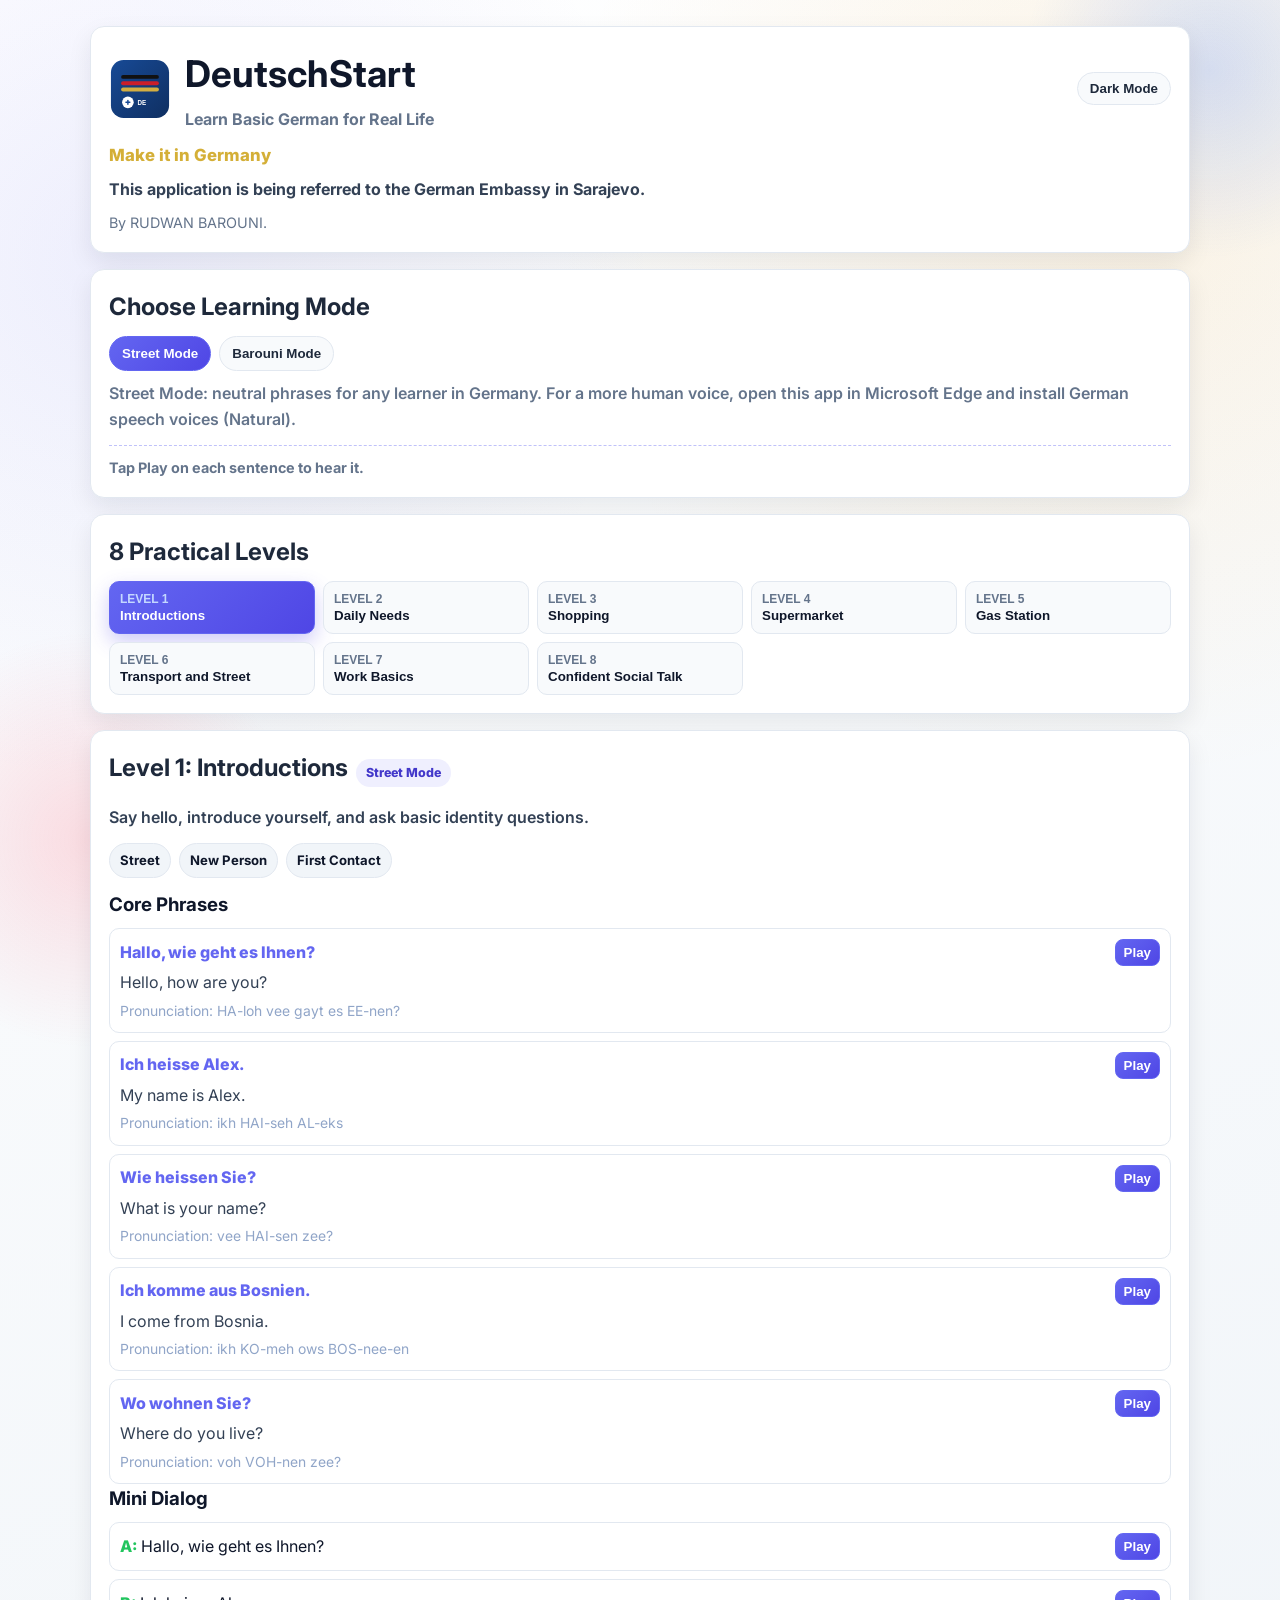
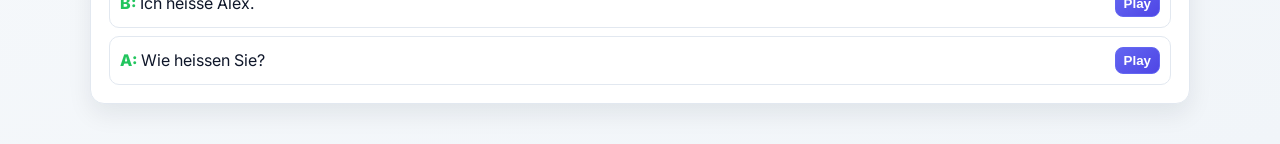
<file: deutschstart/index.html>
<!doctype html>
<html lang="en">
  <head>
    <meta charset="UTF-8" />
    <meta name="viewport" content="width=device-width, initial-scale=1.0" />
    <title>DeutschStart | Make it in Germany</title>
    <meta name="description" content="DeutschStart - Practical German learning app with sentence playback." />
    <meta name="theme-color" content="#4f46e5" />
    <meta name="apple-mobile-web-app-capable" content="yes" />
    <meta name="apple-mobile-web-app-status-bar-style" content="default" />
    <meta name="apple-mobile-web-app-title" content="DeutschStart" />
    <link rel="apple-touch-icon" href="assets/logo.svg" />
    <link rel="manifest" href="manifest.webmanifest" />
    <link rel="preconnect" href="https://fonts.googleapis.com" />
    <link rel="preconnect" href="https://fonts.gstatic.com" crossorigin />
    <link href="https://fonts.googleapis.com/css2?family=Inter:wght@400;500;600;700;800;900&display=swap" rel="stylesheet" />
    <link rel="stylesheet" href="styles.css?v=20260424" />
  </head>
  <body>
    <div class="bg-shape bg-shape-1"></div>
    <div class="bg-shape bg-shape-2"></div>

    <main class="app-shell">
      <header class="hero">
        <div class="brand-row">
          <img src="assets/logo.svg" alt="DeutschStart logo" class="logo" />
          <div>
            <h1>DeutschStart</h1>
            <p class="subtitle">Learn Basic German for Real Life</p>
          </div>
          <button id="themeToggleBtn" class="theme-btn" type="button" aria-label="Toggle theme">Light Mode</button>
        </div>
        <p class="tagline">Make it in Germany</p>
        <p class="context-line">This application is being referred to the German Embassy in Sarajevo.</p>
        <p class="disclaimer">By RUDWAN BAROUNI.</p>
      </header>

      <section class="mode-panel">
        <h2>Choose Learning Mode</h2>
        <div class="mode-buttons">
          <button id="streetModeBtn" class="mode-btn active">Street Mode</button>
          <button id="barouniModeBtn" class="mode-btn">Barouni Mode</button>
        </div>
        <p id="modeDescription" class="mode-description"></p>

        <p class="play-hint">Tap Play on each sentence to hear it.</p>
      </section>

      <section class="levels-panel">
        <h2>8 Practical Levels</h2>
        <div id="levelsGrid" class="levels-grid"></div>
      </section>

      <section class="content-panel">
        <div class="content-header">
          <h2 id="lessonTitle">Level 1</h2>
          <span id="lessonBadge" class="lesson-badge"></span>
        </div>
        <p id="lessonGoal" class="lesson-goal"></p>

        <div id="categoryChips" class="category-chips"></div>

        <div class="phrases-wrapper">
          <h3>Core Phrases</h3>
          <div id="phrasesList" class="phrases-list"></div>
        </div>

        <div class="dialog-wrapper">
          <h3>Mini Dialog</h3>
          <div id="dialogList" class="dialog-list"></div>
        </div>
      </section>
    </main>

    <script src="app.js?v=20260424"></script>
  </body>
</html>
</file>
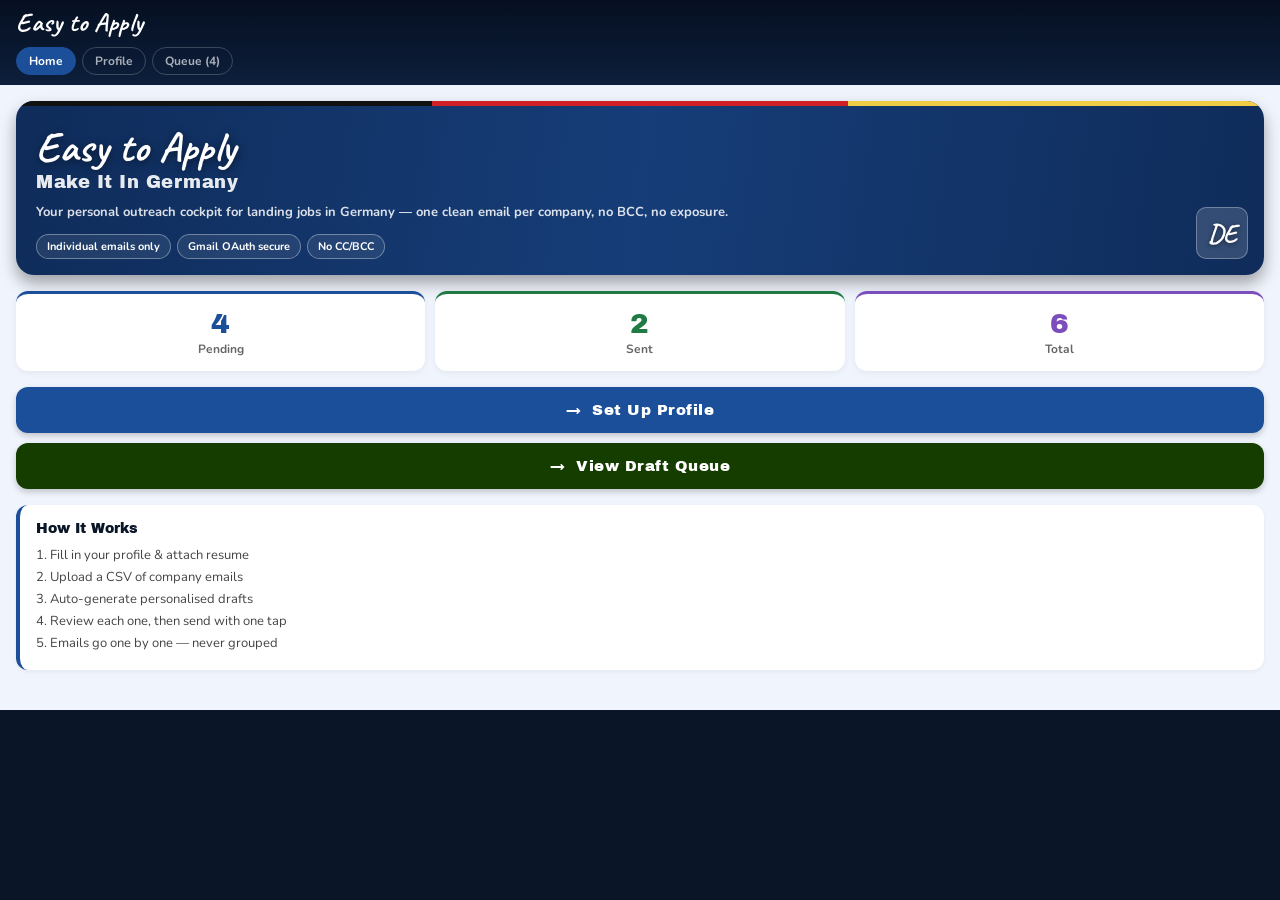
<file: easy-to-apply/index.html>
<!DOCTYPE html>
<html lang="en">
  <head>
    <meta charset="utf-8" />
    <meta http-equiv="X-UA-Compatible" content="IE=edge" />
    <meta name="viewport" content="width=device-width, initial-scale=1, shrink-to-fit=no" />
    <meta http-equiv="Cache-Control" content="no-cache, no-store, must-revalidate" />
    <meta http-equiv="Pragma" content="no-cache" />
    <meta http-equiv="Expires" content="0" />
    <title>Easy to Apply</title>
    <!-- The `react-native-web` recommended style reset: https://necolas.github.io/react-native-web/docs/setup/#root-element -->
    <style id="expo-reset">
      /* These styles make the body full-height */
      html,
      body {
        height: 100%;
      }
      /* These styles disable body scrolling if you are using <ScrollView> */
      body {
        overflow: hidden;
      }
      /* These styles make the root element full-height */
      #root {
        display: flex;
        height: 100%;
        flex: 1;
      }
    </style>
  </head>

  <body>
    <!-- Use static rendering with Expo Router to support running without JavaScript. -->
    <noscript>
      You need to enable JavaScript to run this app.
    </noscript>
    <!-- The root element for your Expo app. -->
    <div id="root"></div>
  <script src="./_expo/static/js/web/index-a117cd478be8c553157931c6f6604335.js?v=20260404" defer></script>
</body>
</html>
</file>
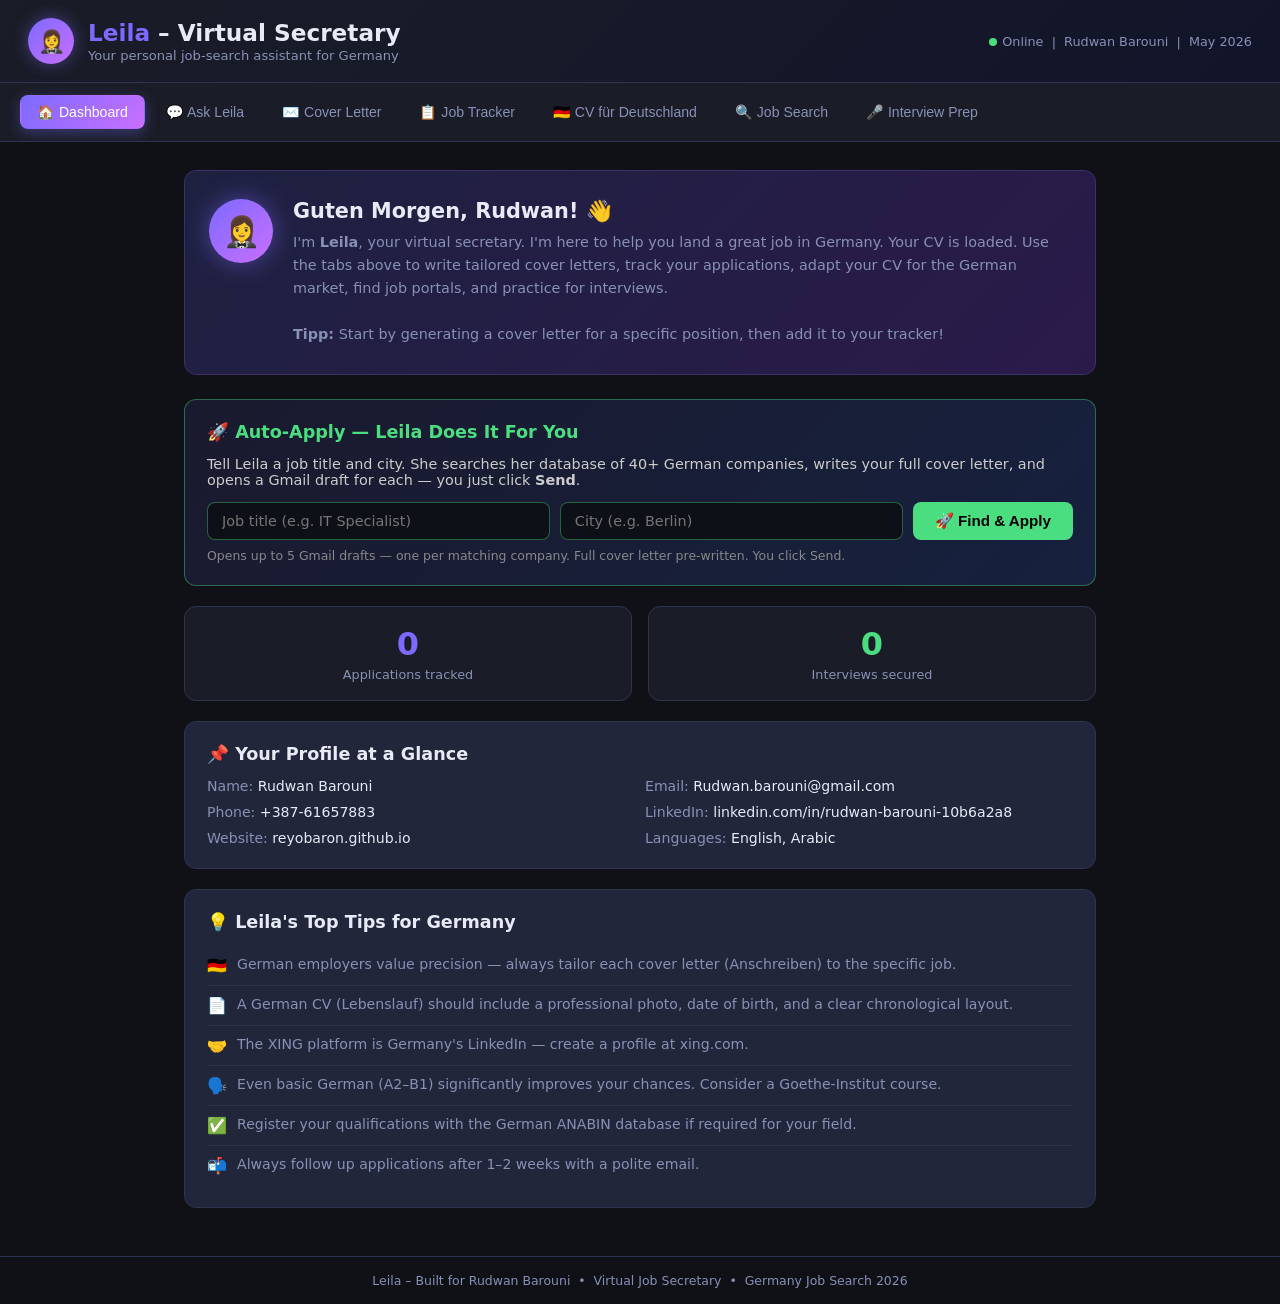
<file: leila-secretary/index.html>
<!DOCTYPE html>
<html lang="en">
<head>
  <meta charset="UTF-8" />
  <meta name="viewport" content="width=device-width, initial-scale=1.0" />
  <title>Leila – Your Virtual Secretary</title>
  <style>
    /* ── RESET & BASE ── */
    *, *::before, *::after { box-sizing: border-box; margin: 0; padding: 0; }
    :root {
      --bg:       #0f1117;
      --surface:  #1a1d27;
      --card:     #22263a;
      --border:   #2e3350;
      --accent:   #7c6aff;
      --accent2:  #c96fff;
      --gold:     #f5c842;
      --text:     #e8eaf6;
      --muted:    #8890b5;
      --danger:   #ff5c7c;
      --success:  #4ade80;
      --warn:     #facc15;
      --radius:   12px;
    }
    body {
      font-family: 'Segoe UI', system-ui, sans-serif;
      background: var(--bg);
      color: var(--text);
      min-height: 100vh;
      display: flex;
      flex-direction: column;
    }

    /* ── HEADER ── */
    header {
      display: flex; align-items: center; gap: 14px;
      padding: 18px 28px;
      background: linear-gradient(135deg, #1a1d27 0%, #12152a 100%);
      border-bottom: 1px solid var(--border);
      position: sticky; top: 0; z-index: 100;
    }
    .leila-avatar {
      width: 46px; height: 46px; border-radius: 50%;
      background: linear-gradient(135deg, var(--accent), var(--accent2));
      display: flex; align-items: center; justify-content: center;
      font-size: 22px; flex-shrink: 0;
      box-shadow: 0 0 16px rgba(124,106,255,.45);
    }
    header h1 { font-size: 1.45rem; font-weight: 700; }
    header h1 span { color: var(--accent); }
    header p { font-size: .82rem; color: var(--muted); margin-top: 2px; }
    .header-right { margin-left: auto; font-size: .8rem; color: var(--muted); text-align: right; }
    .status-dot { display: inline-block; width: 8px; height: 8px; border-radius: 50%; background: var(--success); margin-right: 5px; animation: pulse 2s infinite; }
    @keyframes pulse { 0%,100%{opacity:1} 50%{opacity:.4} }

    /* ── NAV ── */
    nav {
      display: flex; gap: 4px; padding: 12px 20px;
      background: var(--surface); border-bottom: 1px solid var(--border);
      overflow-x: auto; flex-shrink: 0;
    }
    nav button {
      background: none; border: 1px solid transparent;
      color: var(--muted); padding: 8px 16px;
      border-radius: 8px; cursor: pointer; font-size: .88rem;
      white-space: nowrap; transition: all .2s;
      display: flex; align-items: center; gap: 6px;
    }
    nav button:hover { border-color: var(--border); color: var(--text); }
    nav button.active {
      background: linear-gradient(135deg, var(--accent), var(--accent2));
      color: #fff; border-color: transparent;
      box-shadow: 0 4px 14px rgba(124,106,255,.35);
    }

    /* ── MAIN ── */
    main { flex: 1; padding: 28px 24px; max-width: 960px; margin: 0 auto; width: 100%; }
    .tab { display: none; animation: fadeIn .3s ease; }
    .tab.active { display: block; }
    @keyframes fadeIn { from{opacity:0;transform:translateY(8px)} to{opacity:1;transform:translateY(0)} }

    /* ── CARDS ── */
    .card {
      background: var(--card); border: 1px solid var(--border);
      border-radius: var(--radius); padding: 22px; margin-bottom: 20px;
    }
    .card h2 { font-size: 1.1rem; margin-bottom: 14px; display: flex; align-items: center; gap: 8px; }
    .card h3 { font-size: .95rem; color: var(--muted); margin-bottom: 10px; }

    /* ── FORM ELEMENTS ── */
    label { display: block; font-size: .82rem; color: var(--muted); margin-bottom: 5px; margin-top: 14px; }
    input, textarea, select {
      width: 100%; background: var(--surface); border: 1px solid var(--border);
      color: var(--text); padding: 10px 14px; border-radius: 8px;
      font-size: .9rem; font-family: inherit; transition: border-color .2s;
    }
    input:focus, textarea:focus, select:focus { outline: none; border-color: var(--accent); }
    textarea { resize: vertical; min-height: 90px; }

    /* ── BUTTONS ── */
    .btn {
      display: inline-flex; align-items: center; gap: 7px;
      padding: 10px 20px; border-radius: 8px; border: none;
      cursor: pointer; font-size: .9rem; font-weight: 600;
      transition: all .2s; margin-top: 14px;
    }
    .btn-primary { background: linear-gradient(135deg, var(--accent), var(--accent2)); color: #fff; }
    .btn-primary:hover { opacity: .88; box-shadow: 0 4px 14px rgba(124,106,255,.4); }
    .btn-gold { background: linear-gradient(135deg, #f5c842, #e8a800); color: #000; }
    .btn-gold:hover { opacity: .88; }
    .btn-danger { background: var(--danger); color: #fff; padding: 6px 14px; font-size: .8rem; }
    .btn-ghost { background: transparent; border: 1px solid var(--border); color: var(--text); }
    .btn-ghost:hover { border-color: var(--accent); color: var(--accent); }
    .btn-sm { padding: 6px 12px; font-size: .8rem; margin-top: 0; }

    /* ── COPY BOX ── */
    .copy-box {
      background: var(--surface); border: 1px solid var(--border);
      border-radius: 8px; padding: 18px;
      font-size: .88rem; line-height: 1.8; white-space: pre-wrap;
      max-height: 420px; overflow-y: auto; margin-top: 14px;
    }
    .copy-row { display: flex; gap: 10px; margin-top: 10px; flex-wrap: wrap; }

    /* ── DASHBOARD ── */
    .greeting-box {
      background: linear-gradient(135deg, #1e2140, #2a1a4a);
      border: 1px solid #3d3068;
      border-radius: var(--radius); padding: 28px 24px; margin-bottom: 24px;
      display: flex; gap: 20px; align-items: flex-start;
    }
    .greeting-avatar {
      width: 64px; height: 64px; border-radius: 50%; flex-shrink: 0;
      background: linear-gradient(135deg, var(--accent), var(--accent2));
      display: flex; align-items: center; justify-content: center;
      font-size: 30px; box-shadow: 0 0 24px rgba(124,106,255,.5);
    }
    .greeting-text h2 { font-size: 1.3rem; margin-bottom: 8px; }
    .greeting-text p { color: var(--muted); line-height: 1.6; font-size: .9rem; }
    .grid-2 { display: grid; grid-template-columns: 1fr 1fr; gap: 16px; }
    .stat-card {
      background: var(--surface); border: 1px solid var(--border);
      border-radius: var(--radius); padding: 18px; text-align: center;
    }
    .stat-card .num { font-size: 2rem; font-weight: 700; color: var(--accent); }
    .stat-card .lbl { font-size: .8rem; color: var(--muted); margin-top: 4px; }
    .tip-list { list-style: none; }
    .tip-list li {
      padding: 10px 0; border-bottom: 1px solid var(--border);
      font-size: .88rem; color: var(--muted); display: flex; gap: 10px;
    }
    .tip-list li:last-child { border: none; }
    .tip-list li span.icon { font-size: 1rem; flex-shrink: 0; }

    /* ── TRACKER TABLE ── */
    .tracker-table { width: 100%; border-collapse: collapse; font-size: .85rem; }
    .tracker-table th {
      text-align: left; padding: 10px 12px;
      background: var(--surface); color: var(--muted);
      border-bottom: 1px solid var(--border);
    }
    .tracker-table td { padding: 10px 12px; border-bottom: 1px solid var(--border); vertical-align: middle; }
    .tracker-table tr:last-child td { border: none; }
    .badge {
      display: inline-block; padding: 3px 10px; border-radius: 20px;
      font-size: .75rem; font-weight: 600;
    }
    .badge-applied   { background: #1e3a5f; color: #60aaff; }
    .badge-interview { background: #2d3a10; color: var(--success); }
    .badge-waiting   { background: #3a2d10; color: var(--warn); }
    .badge-rejected  { background: #3a1010; color: var(--danger); }
    .badge-offer     { background: #0d3320; color: #34d399; }
    .empty-state { text-align: center; padding: 40px 20px; color: var(--muted); }
    .empty-state .icon { font-size: 3rem; display: block; margin-bottom: 12px; }

    /* ── JOB SEARCH ── */
    .job-portal {
      background: var(--surface); border: 1px solid var(--border);
      border-radius: 10px; padding: 16px 20px; margin-bottom: 12px;
      display: flex; align-items: center; gap: 16px;
      text-decoration: none; color: var(--text); transition: all .2s;
    }
    .job-portal:hover { border-color: var(--accent); transform: translateX(4px); }
    .portal-icon { width: 42px; height: 42px; border-radius: 8px; display: flex; align-items: center; justify-content: center; font-size: 20px; flex-shrink: 0; }
    .portal-info h4 { font-size: .95rem; margin-bottom: 3px; }
    .portal-info p { font-size: .8rem; color: var(--muted); }
    .portal-arrow { margin-left: auto; color: var(--muted); font-size: 1.2rem; }
    .search-bar-row { display: flex; gap: 10px; margin-bottom: 20px; }
    .search-bar-row input { flex: 1; }
    .search-bar-row button { margin-top: 0; }

    /* ── INTERVIEW ── */
    .qa-card {
      background: var(--surface); border: 1px solid var(--border);
      border-radius: 10px; margin-bottom: 14px; overflow: hidden;
    }
    .qa-question {
      padding: 14px 18px; cursor: pointer; display: flex; justify-content: space-between; align-items: center;
      font-weight: 600; font-size: .9rem; user-select: none;
    }
    .qa-question:hover { background: rgba(124,106,255,.08); }
    .qa-answer {
      padding: 0 18px; max-height: 0; overflow: hidden;
      transition: max-height .35s ease, padding .35s ease;
      font-size: .88rem; color: var(--muted); line-height: 1.7;
    }
    .qa-answer.open { max-height: 400px; padding: 14px 18px; border-top: 1px solid var(--border); }
    .qa-arrow { transition: transform .3s; font-size: .8rem; }
    .qa-arrow.open { transform: rotate(180deg); }
    .category-tag {
      display: inline-block; padding: 2px 8px; border-radius: 20px;
      font-size: .7rem; margin-right: 8px;
      background: rgba(124,106,255,.2); color: var(--accent);
    }

    /* ── CV ADAPT ── */
    .cv-section { margin-bottom: 22px; }
    .cv-section h3 { font-size: 1rem; margin-bottom: 10px; color: var(--accent); display: flex; align-items: center; gap: 6px; }
    .cv-original { background: #1a1010; border: 1px solid #3a1010; border-radius: 8px; padding: 14px; font-size: .85rem; color: #ffaaaa; margin-bottom: 8px; }
    .cv-improved { background: #0d2010; border: 1px solid #1a4020; border-radius: 8px; padding: 14px; font-size: .85rem; color: #a0f0b0; }
    .arrow-label { font-size: .8rem; color: var(--muted); margin: 6px 0; }
    .progress-bar { background: var(--border); border-radius: 20px; height: 8px; margin-top: 6px; overflow: hidden; }
    .progress-fill { height: 100%; border-radius: 20px; transition: width 1s ease; }

    /* ── CHAT ── */
    .chat-wrap {
      display: flex; flex-direction: column; height: 72vh; min-height: 420px;
    }
    .chat-messages {
      flex: 1; overflow-y: auto; padding: 16px;
      background: var(--surface); border: 1px solid var(--border);
      border-radius: var(--radius); margin-bottom: 14px;
      display: flex; flex-direction: column; gap: 14px;
    }
    .msg { display: flex; gap: 10px; align-items: flex-start; max-width: 88%; }
    .msg.user { flex-direction: row-reverse; align-self: flex-end; }
    .msg-avatar {
      width: 34px; height: 34px; border-radius: 50%; flex-shrink: 0;
      display: flex; align-items: center; justify-content: center; font-size: 16px;
    }
    .msg.leila .msg-avatar { background: linear-gradient(135deg, var(--accent), var(--accent2)); }
    .msg.user  .msg-avatar { background: #2a2040; border: 1px solid var(--border); }
    .msg-bubble {
      padding: 11px 15px; border-radius: 16px; font-size: .88rem; line-height: 1.7;
      white-space: pre-wrap; word-break: break-word;
    }
    .msg.leila .msg-bubble { background: var(--card); border: 1px solid var(--border); border-top-left-radius: 4px; }
    .msg.user  .msg-bubble { background: linear-gradient(135deg,var(--accent),var(--accent2)); color:#fff; border-top-right-radius: 4px; }
    .msg-time { font-size: .7rem; color: var(--muted); margin-top: 4px; }
    .chat-input-row {
      display: flex; gap: 8px; align-items: flex-end;
    }
    .chat-input-row textarea {
      flex: 1; min-height: 46px; max-height: 130px; resize: none;
      border-radius: 12px; padding: 12px 14px; font-size: .9rem;
    }
    .voice-btn {
      width: 46px; height: 46px; border-radius: 50%; border: none;
      background: var(--card); border: 1px solid var(--border);
      color: var(--text); font-size: 1.2rem; cursor: pointer;
      display: flex; align-items: center; justify-content: center;
      transition: all .2s; flex-shrink: 0;
    }
    .voice-btn:hover { border-color: var(--accent); }
    .voice-btn.listening {
      background: var(--danger); border-color: var(--danger);
      animation: pulse 1s infinite;
    }
    .send-btn {
      width: 46px; height: 46px; border-radius: 50%; border: none;
      background: linear-gradient(135deg, var(--accent), var(--accent2));
      color: #fff; font-size: 1.1rem; cursor: pointer; flex-shrink: 0;
      transition: all .2s;
    }
    .send-btn:hover { opacity: .85; }
    .send-btn:disabled { opacity: .4; cursor: default; }
    .typing-dot { display:inline-block; width:7px; height:7px; border-radius:50%; background:var(--muted); margin:0 2px; animation: tdot 1.2s infinite; }
    .typing-dot:nth-child(2){ animation-delay:.2s }
    .typing-dot:nth-child(3){ animation-delay:.4s }
    @keyframes tdot { 0%,80%,100%{transform:scale(.6)} 40%{transform:scale(1)} }
    .assistant-badge {
      display:inline-flex; align-items:center; gap:6px;
      background: var(--surface); border:1px solid var(--border);
      border-radius:8px; padding:5px 12px; font-size:.78rem; color:var(--muted); margin-left:auto;
      transition:all .2s;
    }
    .assistant-badge.active { border-color:#34d399; color:#34d399; }
    .quick-btns { display:flex; flex-wrap:wrap; gap:7px; margin-bottom:14px; }
    .quick-btn {
      background:var(--surface); border:1px solid var(--border); border-radius:20px;
      padding:6px 14px; font-size:.78rem; color:var(--muted); cursor:pointer; transition:all .2s;
    }
    .quick-btn:hover { border-color:var(--accent); color:var(--accent); }
    .task-list { margin-top: 14px; }
    .task-item {
      display: flex; gap: 10px; align-items: center; padding: 8px 10px;
      border: 1px solid var(--border); border-radius: 8px; margin-bottom: 8px; background: var(--surface);
    }
    .task-item.done .task-text { text-decoration: line-through; color: var(--muted); }
    .task-text { flex: 1; font-size: .85rem; }

    /* ── FOOTER ── */
    footer {
      text-align: center; padding: 16px; font-size: .78rem; color: var(--muted);
      border-top: 1px solid var(--border);
    }

    /* ── RESPONSIVE ── */
    @media (max-width: 600px) {
      .grid-2 { grid-template-columns: 1fr; }
      header { flex-wrap: wrap; }
      .header-right { width: 100%; text-align: left; }
    }
  </style>
</head>
<body>

<!-- ══════════ HEADER ══════════ -->
<header>
  <div class="leila-avatar">🤵‍♀️</div>
  <div>
    <h1><span>Leila</span> – Virtual Secretary</h1>
    <p>Your personal job-search assistant for Germany</p>
  </div>
  <div class="header-right">
    <span class="status-dot"></span>Online &nbsp;|&nbsp;
    Rudwan Barouni &nbsp;|&nbsp; May 2026
  </div>
</header>

<!-- ══════════ NAV ══════════ -->
<nav>
  <button class="active" onclick="switchTab('dashboard')">🏠 Dashboard</button>
  <button onclick="switchTab('chat')">💬 Ask Leila</button>
  <button onclick="switchTab('cover')">✉️ Cover Letter</button>
  <button onclick="switchTab('tracker')">📋 Job Tracker</button>
  <button onclick="switchTab('cv')">🇩🇪 CV für Deutschland</button>
  <button onclick="switchTab('jobs')">🔍 Job Search</button>
  <button onclick="switchTab('interview')">🎤 Interview Prep</button>
</nav>

<!-- ══════════ MAIN ══════════ -->
<main>

  <!-- ── DASHBOARD ── -->
  <div id="tab-dashboard" class="tab active">
    <div class="greeting-box">
      <div class="greeting-avatar">🤵‍♀️</div>
      <div class="greeting-text">
        <h2>Guten Morgen, Rudwan! 👋</h2>
        <p>
          I'm <strong>Leila</strong>, your virtual secretary. I'm here to help you land a great job in Germany.
          Your CV is loaded. Use the tabs above to write tailored cover letters, track your applications,
          adapt your CV for the German market, find job portals, and practice for interviews.
          <br /><br />
          <strong>Tipp:</strong> Start by generating a cover letter for a specific position, then add it to your tracker!
        </p>
      </div>
    </div>

    <div class="card" style="background:linear-gradient(135deg,#1a1a2e,#16213e);border:1px solid #4ade8066">
      <h2 style="color:#4ade80">🚀 Auto-Apply — Leila Does It For You</h2>
      <p style="color:#ccc;font-size:.9rem;margin-bottom:14px">Tell Leila a job title and city. She searches her database of 40+ German companies, writes your full cover letter, and opens a Gmail draft for each — you just click <strong>Send</strong>.</p>
      <div style="display:flex;gap:10px;flex-wrap:wrap;align-items:center">
        <input id="autoapply-role" type="text" placeholder="Job title (e.g. IT Specialist)" style="flex:1;min-width:160px;padding:10px 14px;border-radius:8px;border:1px solid #4ade8066;background:#0d1117;color:#fff"/>
        <input id="autoapply-city" type="text" placeholder="City (e.g. Berlin)" style="flex:1;min-width:120px;padding:10px 14px;border-radius:8px;border:1px solid #4ade8066;background:#0d1117;color:#fff"/>
        <button onclick="dashAutoApply()" style="padding:10px 22px;background:#4ade80;color:#000;border:none;border-radius:8px;font-weight:700;cursor:pointer;font-size:.95rem">🚀 Find &amp; Apply</button>
      </div>
      <p style="font-size:.78rem;color:#888;margin-top:8px">Opens up to 5 Gmail drafts — one per matching company. Full cover letter pre-written. You click Send.</p>
    </div>

    <div class="grid-2" style="margin-bottom:20px">
      <div class="stat-card">
        <div class="num" id="stat-total">0</div>
        <div class="lbl">Applications tracked</div>
      </div>
      <div class="stat-card">
        <div class="num" id="stat-interview" style="color:var(--success)">0</div>
        <div class="lbl">Interviews secured</div>
      </div>
    </div>

    <div class="card">
      <h2>📌 Your Profile at a Glance</h2>
      <div style="display:grid;grid-template-columns:1fr 1fr;gap:10px;font-size:.88rem;">
        <div><span style="color:var(--muted)">Name:</span> Rudwan Barouni</div>
        <div><span style="color:var(--muted)">Email:</span> Rudwan.barouni@gmail.com</div>
        <div><span style="color:var(--muted)">Phone:</span> +387-61657883</div>
        <div><span style="color:var(--muted)">LinkedIn:</span> linkedin.com/in/rudwan-barouni-10b6a2a8</div>
        <div><span style="color:var(--muted)">Website:</span> reyobaron.github.io</div>
        <div><span style="color:var(--muted)">Languages:</span> English, Arabic</div>
      </div>
    </div>

    <div class="card">
      <h2>💡 Leila's Top Tips for Germany</h2>
      <ul class="tip-list">
        <li><span class="icon">🇩🇪</span> German employers value precision — always tailor each cover letter (Anschreiben) to the specific job.</li>
        <li><span class="icon">📄</span> A German CV (Lebenslauf) should include a professional photo, date of birth, and a clear chronological layout.</li>
        <li><span class="icon">🤝</span> The XING platform is Germany's LinkedIn — create a profile at xing.com.</li>
        <li><span class="icon">🗣️</span> Even basic German (A2–B1) significantly improves your chances. Consider a Goethe-Institut course.</li>
        <li><span class="icon">✅</span> Register your qualifications with the German ANABIN database if required for your field.</li>
        <li><span class="icon">📬</span> Always follow up applications after 1–2 weeks with a polite email.</li>
      </ul>
    </div>
  </div>

  <!-- ── COVER LETTER ── -->
  <div id="tab-cover" class="tab">
    <div class="card">
      <h2>✉️ Cover Letter Generator (Anschreiben)</h2>
      <h3>Fill in the job details — Leila writes the letter.</h3>

      <label>Company Name (Firmenname)</label>
      <input type="text" id="cl-company" placeholder="e.g. Siemens AG" />

      <label>Job Title (Stellenbezeichnung)</label>
      <input type="text" id="cl-jobtitle" placeholder="e.g. IT Specialist / CAD Designer" />

      <label>City (Ort)</label>
      <input type="text" id="cl-city" placeholder="e.g. München" />

      <label>Key Requirements from Job Ad (optional — helps personalise)</label>
      <textarea id="cl-keywords" placeholder="e.g. AutoCAD, project management, English communication, BIM..."></textarea>

      <label>Language</label>
      <select id="cl-lang">
        <option value="en">English</option>
        <option value="de">German (Deutsch)</option>
      </select>

      <div>
        <button class="btn btn-primary" onclick="generateCoverLetter()">⚡ Generate Cover Letter</button>
        <button class="btn btn-ghost" onclick="clearCoverLetter()">🗑 Clear</button>
      </div>
    </div>

    <div id="cl-output" style="display:none">
      <div class="card">
        <h2>📄 Generated Cover Letter</h2>
        <div class="copy-box" id="cl-text"></div>
        <div class="copy-row">
          <button class="btn btn-gold btn-sm" onclick="copyLetter()">📋 Copy to Clipboard</button>
          <button class="btn btn-primary btn-sm" onclick="addToTracker()">➕ Add to Job Tracker</button>
        </div>
        <p id="cl-copy-msg" style="font-size:.8rem;color:var(--success);margin-top:8px;display:none">✔ Copied!</p>
      </div>
    </div>
  </div>

  <!-- ── TRACKER ── -->
  <div id="tab-tracker" class="tab">
    <div class="card">
      <h2>➕ Add New Application</h2>
      <div style="display:grid;grid-template-columns:1fr 1fr;gap:12px">
        <div>
          <label>Company</label>
          <input type="text" id="tr-company" placeholder="Company name" />
        </div>
        <div>
          <label>Job Title</label>
          <input type="text" id="tr-job" placeholder="Position" />
        </div>
        <div>
          <label>City</label>
          <input type="text" id="tr-city" placeholder="City, Germany" />
        </div>
        <div>
          <label>Date Applied</label>
          <input type="date" id="tr-date" />
        </div>
        <div>
          <label>Status</label>
          <select id="tr-status">
            <option value="applied">Applied</option>
            <option value="waiting">Waiting</option>
            <option value="interview">Interview</option>
            <option value="offer">Offer</option>
            <option value="rejected">Rejected</option>
          </select>
        </div>
        <div>
          <label>Notes</label>
          <input type="text" id="tr-notes" placeholder="Any notes..." />
        </div>
      </div>
      <button class="btn btn-primary" onclick="addApplication()">➕ Add Application</button>
    </div>

    <div class="card">
      <h2>📋 Applications</h2>
      <div id="tracker-body"></div>
    </div>
  </div>

  <!-- ── CV für DEUTSCHLAND ── -->
  <div id="tab-cv" class="tab">
    <div class="card">
      <h2>🇩🇪 CV Readiness Score</h2>
      <p style="font-size:.85rem;color:var(--muted);margin-bottom:14px">How well your current CV matches German employer expectations.</p>
      <div id="cv-scores"></div>
    </div>

    <div class="card">
      <h2>🔧 Suggested Improvements</h2>

      <div class="cv-section">
        <h3>📝 Profile Summary</h3>
        <div class="cv-original">❌ Current: "I am a highly proficient Architect Engineering / IT Specialist AI / ecommerce with over five years of experience..."</div>
        <div class="arrow-label">→ Leila suggests:</div>
        <div class="cv-improved">✅ Improved: "Multidisciplinary professional with expertise in IT systems, architectural design (AutoCAD, 3D modelling) and digital marketing. Experienced in leading projects independently, managing client relationships and delivering results in international environments. Fluent in English and Arabic."</div>
      </div>

      <div class="cv-section">
        <h3>🛠 Skills Section</h3>
        <div class="cv-original">❌ Current: Listed as a flat unstructured list — "Social media adds, Photography, 3d design..."</div>
        <div class="arrow-label">→ Leila suggests grouping by category:</div>
        <div class="cv-improved">✅ Improved:<br/>
<strong>IT & Software:</strong> VS Code, GitHub Copilot, AI tools, web development<br/>
<strong>Design & Engineering:</strong> Autodesk AutoCAD, 3D modelling, architectural drawing<br/>
<strong>Digital Marketing:</strong> Social media advertising, graphic design, video editing<br/>
<strong>Management:</strong> Project management, client relations, operations management</div>
      </div>

      <div class="cv-section">
        <h3>📅 Work Experience</h3>
        <div class="cv-original">❌ Current: Descriptions are narrative/informal. Dates incomplete (no end dates).</div>
        <div class="arrow-label">→ Leila suggests bullet-point achievements with dates:</div>
        <div class="cv-improved">✅ Example rewrite for Aloria alafdel (2015–2018):<br/>
• Founded and operated architectural &amp; real estate services firm<br/>
• Managed renovation projects for international clients including the Philippine Embassy<br/>
• Coordinated contracts with oil companies and NGOs; built network of 20+ B2B contacts<br/>
• Oversaw full project lifecycle from client brief to final delivery</div>
      </div>

      <div class="cv-section">
        <h3>🌍 German Market Checklist</h3>
        <div id="de-checklist"></div>
      </div>
    </div>

    <div class="card">
      <h2>📄 Download-Ready German CV Template</h2>
      <p style="font-size:.85rem;color:var(--muted);margin-bottom:14px">Click to copy a formatted plain-text Lebenslauf you can paste into Word/LibreOffice.</p>
      <button class="btn btn-gold" onclick="copyGermanCV()">📋 Copy German CV (Lebenslauf)</button>
      <p id="cv-copy-msg" style="font-size:.8rem;color:var(--success);margin-top:8px;display:none">✔ Copied to clipboard!</p>
    </div>
  </div>

  <!-- ── JOB SEARCH ── -->
  <div id="tab-jobs" class="tab">
    <div class="card">
      <h2>🔍 Search German Job Portals</h2>
      <p style="font-size:.85rem;color:var(--muted);margin-bottom:16px">Pre-filled with Rudwan's skills. Click "Search" to open the portal with your query.</p>

      <div class="search-bar-row">
        <input type="text" id="job-keyword" value="IT Specialist AutoCAD" placeholder="Job keyword" />
        <input type="text" id="job-location" value="Deutschland" placeholder="Location" style="max-width:180px" />
      </div>
    </div>

    <div id="portal-list"></div>

    <div class="card" style="margin-top:8px">
      <h2>🎯 Recommended Job Titles for Rudwan</h2>
      <div style="display:flex;flex-wrap:wrap;gap:8px;margin-top:4px" id="role-tags"></div>
    </div>

    <div class="card">
      <h2>📌 Important German Job-Search Resources</h2>
      <ul class="tip-list">
        <li><span class="icon">🏛</span> <strong>Bundesagentur für Arbeit</strong> — Germany's official employment agency. Register at arbeitsagentur.de for official job listings and support.</li>
        <li><span class="icon">🌐</span> <strong>Make it in Germany</strong> — Official portal for skilled workers immigrating to Germany: make-it-in-germany.com</li>
        <li><span class="icon">📋</span> <strong>Anerkennung qualifications</strong> — Have your architecture degree recognised: anerkennung-in-deutschland.de</li>
        <li><span class="icon">🗣</span> <strong>German language</strong> — Goethe-Institut online courses, free: goethe.de</li>
      </ul>
    </div>
  </div>

  <!-- ── ASK LEILA (AI CHAT) ── -->
  <div id="tab-chat" class="tab">
    <div class="card" style="padding-bottom:0">
      <div style="display:flex;align-items:center;gap:10px;margin-bottom:14px">
        <h2 style="margin:0">💬 Ask Leila</h2>
        <span class="assistant-badge active">● Leila AI Active</span>
        <button class="btn btn-ghost btn-sm" id="tts-toggle-btn" onclick="toggleTTS()" style="margin:0;margin-left:auto">🔊 Voice On</button>
      </div>
      <p style="font-size:.82rem;color:var(--muted);margin-bottom:14px">
        Leila knows your full CV and is here to help with your Germany job search.
        Type or <strong>speak</strong> any command or question.
      </p>

      <div class="quick-btns" id="quick-btns"></div>
      <div class="task-list" id="task-list"></div>

      <div class="chat-wrap">
        <div class="chat-messages" id="chat-messages"></div>
        <div class="chat-input-row">
          <textarea id="chat-input" placeholder="Type your message… or press 🎤 to speak" rows="1"
            onkeydown="chatKeydown(event)" oninput="autoResize(this)"></textarea>
          <button class="btn btn-ghost btn-sm" id="task-btn" onclick="addTaskFromInput()" title="Add current text as task" style="height:46px;margin-top:0">Task</button>
          <button class="voice-btn" id="voice-btn" onclick="toggleVoice()" title="Hold to speak">🎤</button>
          <button class="send-btn" id="send-btn" onclick="sendMessage()">➤</button>
        </div>
        <div style="display:flex;align-items:center;gap:8px;margin:6px 2px 0 2px;flex-wrap:wrap">
          <div id="mic-status" style="font-size:.78rem;color:var(--muted)">Microphone not connected yet.</div>
          <button class="btn btn-ghost btn-sm" id="mic-help-btn" onclick="showMicPermissionHelp()" style="margin:0;padding:4px 10px;font-size:.72rem">Fix mic</button>
        </div>
      </div>
    </div>
  </div>

  <!-- ── INTERVIEW PREP ── -->
  <div id="tab-interview" class="tab">
    <div class="card">
      <h2>🎤 Interview Practice with Leila</h2>
      <p style="font-size:.85rem;color:var(--muted);margin-bottom:16px">Click any question to reveal Leila's suggested answer based on your background. Practice speaking each one aloud.</p>

      <div style="display:flex;gap:8px;flex-wrap:wrap;margin-bottom:18px" id="qa-filters"></div>
      <div id="qa-list"></div>
    </div>

    <div class="card">
      <h2>📝 Practice Tracker</h2>
      <p style="font-size:.85rem;color:var(--muted);margin-bottom:12px">Mark questions as practiced to track your progress.</p>
      <div style="display:flex;gap:14px;align-items:center">
        <div class="progress-bar" style="flex:1"><div class="progress-fill" id="practice-fill" style="width:0%;background:linear-gradient(90deg,var(--accent),var(--accent2))"></div></div>
        <span id="practice-count" style="font-size:.85rem;color:var(--muted)">0 / 0 practiced</span>
      </div>
      <button class="btn btn-ghost btn-sm" style="margin-top:12px" onclick="resetPractice()">🔄 Reset Progress</button>
    </div>
  </div>

</main>

<footer>Leila – Built for Rudwan Barouni &nbsp;•&nbsp; Virtual Job Secretary &nbsp;•&nbsp; Germany Job Search 2026</footer>

<script>
// ══════════════════════════════════════════════════════════
//  CANDIDATE DATA
// ══════════════════════════════════════════════════════════
const CV = {
  name: "Rudwan Barouni",
  email: "Rudwan.barouni@gmail.com",
  phone: "+387-61657883",
  linkedin: "linkedin.com/in/rudwan-barouni-10b6a2a8",
  website: "reyobaron.github.io",
  address: "Bosnia and Herzegovina",
  languages: "English (fluent), Arabic (native)",
  skills: "IT systems, VS Code, GitHub Copilot, AI tools, web development, Autodesk AutoCAD, 3D modelling & design, architectural drawing, graphic design, social media advertising, video editing, photography, project management, operations management",
  experience: [
    { company: "Etraan North Africa Food Company", role: "Online Marketing Specialist", years: "2018", city: "Tripoli, Libya" },
    { company: "Aloria Alafdel for Architecture & Real Estate", role: "Owner & Operations Manager", years: "2015–2018", city: "Tripoli, Libya" },
    { company: "Albahr Almotawaset Office", role: "Architect", years: "2012–2013", city: "Tripoli, Libya" }
  ],
  education: [
    { degree: "Bachelor of Architecture", institution: "Alfaiha University", year: "2004–2007", place: "Tripoli, Libya" },
    { degree: "IELTS Academic (Score 5.5)", institution: "British Study Centre", year: "2014–2015", place: "Oxford, UK" },
    { degree: "PPL(A) Ground School (16.5 flying hours)", institution: "Airways Aviation", year: "2018", place: "Huesca, Spain" }
  ]
};

// ══════════════════════════════════════════════════════════
//  TAB NAVIGATION
// ══════════════════════════════════════════════════════════
function switchTab(id) {
  document.querySelectorAll('.tab').forEach(t => t.classList.remove('active'));
  document.querySelectorAll('nav button').forEach(b => b.classList.remove('active'));
  document.getElementById('tab-' + id).classList.add('active');
  const btn = document.querySelector(`nav button[onclick*="'${id}'"]`);
  if (btn) btn.classList.add('active');
  if (id === 'tracker') renderTracker();
  if (id === 'dashboard') updateStats();
  if (id === 'cv') renderCVScores();
  if (id === 'jobs') renderPortals();
  if (id === 'interview') renderInterview();
}

// ══════════════════════════════════════════════════════════
//  COVER LETTER
// ══════════════════════════════════════════════════════════
let lastLetter = { company: '', job: '' };

// ── Pure letter builder — usable from both UI and chat autopilot ──
function buildLetterText(company, jobtitle, city, lang, keywords) {
  lang = lang || 'en';
  keywords = keywords || '';
  const today = new Date().toLocaleDateString(lang === 'de' ? 'de-DE' : 'en-GB', { day:'2-digit', month:'long', year:'numeric' });
  let keySkills = '';
  if (keywords) {
    keySkills = lang === 'de'
      ? `\nAnhand Ihrer Stellenausschreibung erkenne ich, dass Sie folgende Kompetenzen suchen: ${keywords}. Genau diese bringe ich mit.`
      : `\nReviewing your job advertisement, I note you are seeking: ${keywords}. I am confident my background aligns closely with these requirements.`;
  }
  let letter = '';
  if (lang === 'en') {
    letter = `${CV.name}\n${CV.address}\n${CV.phone} | ${CV.email}\n${CV.website}\n\n${today}\n\nHiring Manager\n${company}\n${city}\n\nRe: Application for the position of ${jobtitle}\n\nDear Hiring Manager,\n\nI am writing to express my strong interest in the ${jobtitle} position at ${company}. With a Bachelor's degree in Architecture, hands-on IT experience, and a proven track record in project management and digital operations, I am confident in my ability to contribute meaningfully to your team.${keySkills}\n\nOver the past decade I have built a versatile career spanning architectural design (Autodesk AutoCAD, 3D modelling), IT systems (VS Code, GitHub Copilot, AI-assisted workflows), digital marketing, and business operations. As the founder and operations manager of my own architectural and real estate firm, I successfully managed contracts for international clients including diplomatic missions and multinational organisations — developing strong communication, organisational, and problem-solving skills.\n\nI am a self-driven professional who adapts quickly to new environments. Having studied in the UK (IELTS 5.5) and trained in Spain, I am experienced working in international, multicultural settings. I am currently based in Bosnia and Herzegovina and am available to relocate to Germany.\n\nI would welcome the opportunity to discuss how my background can benefit ${company}. I am available for an interview at your convenience and can provide further work samples, references, or portfolio materials upon request.\n\nThank you for your time and consideration.\n\nYours sincerely,\n\n${CV.name}\n${CV.phone} | ${CV.email}\n${CV.linkedin}`;
  } else {
    letter = `${CV.name}\n${CV.address}\n${CV.phone} | ${CV.email}\n${CV.website}\n\n${today}\n\nPersonalmanagement\n${company}\n${city}\n\nBewerbung als ${jobtitle}\n\nSehr geehrte Damen und Herren,\n\nmit großem Interesse habe ich Ihre Stellenausschreibung für die Position als ${jobtitle} bei ${company} gelesen. Als erfahrener IT-Spezialist und Architekturingenieur mit mehr als zehn Jahren internationaler Berufserfahrung möchte ich meine Kenntnisse und Fähigkeiten in Ihr Unternehmen einbringen.${keySkills}\n\nMeine berufliche Laufbahn umfasst architektonische Planung und Konstruktion (Autodesk AutoCAD, 3D-Modellierung), IT-Systeme (VS Code, GitHub Copilot, KI-gestützte Workflows), digitales Marketing sowie Unternehmensführung. Als Gründer und Betriebsleiter meines eigenen Architektur- und Immobilienunternehmens habe ich erfolgreich Projekte für internationale Kunden – darunter diplomatische Vertretungen und multinationale Organisationen – geleitet und dabei ausgeprägte Kommunikations- und Organisationsfähigkeiten entwickelt.\n\nIch bin eine ergebnisorientierte, eigenverantwortlich handelnde Fachkraft mit nachgewiesener Anpassungsfähigkeit in internationalen Arbeitsumgebungen. Mein Studium in Großbritannien sowie meine Ausbildung in Spanien haben mein interkulturelles Verständnis gefestigt. Ich lebe derzeit in Bosnien und Herzegowina und bin bereit, nach Deutschland umzuziehen.\n\nIch freue mich auf ein persönliches Gespräch, bei dem ich Ihnen meine Qualifikationen und Motivation ausführlicher vorstellen kann. Portfolio-Arbeiten und Referenzen stelle ich Ihnen gerne auf Anfrage zur Verfügung.\n\nMit freundlichen Grüßen,\n\n${CV.name}\n${CV.phone} | ${CV.email}\n${CV.linkedin}`;
  }
  return letter;
}

function generateCoverLetter() {
  const company  = document.getElementById('cl-company').value.trim() || '[Company Name]';
  const jobtitle = document.getElementById('cl-jobtitle').value.trim() || '[Job Title]';
  const city     = document.getElementById('cl-city').value.trim() || '[City]';
  const keywords = document.getElementById('cl-keywords').value.trim();
  const lang     = document.getElementById('cl-lang').value;
  lastLetter = { company, job: jobtitle };

  const today = new Date().toLocaleDateString(lang === 'de' ? 'de-DE' : 'en-GB', { day:'2-digit', month:'long', year:'numeric' });

  let keySkills = '';
  if (keywords) {
    keySkills = lang === 'de'
      ? `\nAnhand Ihrer Stellenausschreibung erkenne ich, dass Sie folgende Kompetenzen suchen: ${keywords}. Genau diese bringe ich mit.`
      : `\nReviewing your job advertisement, I note you are seeking: ${keywords}. I am confident my background aligns closely with these requirements.`;
  }

  let letter = '';
  if (lang === 'en') {
    letter = `${CV.name}
${CV.address}
${CV.phone} | ${CV.email}
${CV.website}

${today}

Hiring Manager
${company}
${city}

Re: Application for the position of ${jobtitle}

Dear Hiring Manager,

I am writing to express my strong interest in the ${jobtitle} position at ${company}. With a Bachelor's degree in Architecture, hands-on IT experience, and a proven track record in project management and digital operations, I am confident in my ability to contribute meaningfully to your team.${keySkills}

Over the past decade I have built a versatile career spanning architectural design (Autodesk AutoCAD, 3D modelling), IT systems (VS Code, GitHub Copilot, AI-assisted workflows), digital marketing, and business operations. As the founder and operations manager of my own architectural and real estate firm, I successfully managed contracts for international clients including diplomatic missions and multinational organisations — developing strong communication, organisational, and problem-solving skills.

I am a self-driven professional who adapts quickly to new environments. Having studied in the UK (IELTS 5.5) and trained in Spain, I am experienced working in international, multicultural settings. I am currently based in Bosnia and Herzegovina and am available to relocate to Germany.

I would welcome the opportunity to discuss how my background can benefit ${company}. I am available for an interview at your convenience and can provide further work samples, references, or portfolio materials upon request.

Thank you for your time and consideration.

Yours sincerely,

${CV.name}
${CV.phone} | ${CV.email}
${CV.linkedin}`;
  } else {
    letter = `${CV.name}
${CV.address}
${CV.phone} | ${CV.email}
${CV.website}

${today}

Personalmanagement
${company}
${city}

Bewerbung als ${jobtitle}

Sehr geehrte Damen und Herren,

mit großem Interesse habe ich Ihre Stellenausschreibung für die Position als ${jobtitle} bei ${company} gelesen. Als erfahrener IT-Spezialist und Architekturingenieur mit mehr als zehn Jahren internationaler Berufserfahrung möchte ich meine Kenntnisse und Fähigkeiten in Ihr Unternehmen einbringen.${keySkills}

Meine berufliche Laufbahn umfasst architektonische Planung und Konstruktion (Autodesk AutoCAD, 3D-Modellierung), IT-Systeme (VS Code, GitHub Copilot, KI-gestützte Workflows), digitales Marketing sowie Unternehmensführung. Als Gründer und Betriebsleiter meines eigenen Architektur- und Immobilienunternehmens habe ich erfolgreich Projekte für internationale Kunden – darunter diplomatische Vertretungen und multinationale Organisationen – geleitet und dabei ausgeprägte Kommunikations- und Organisationsfähigkeiten entwickelt.

Ich bin eine ergebnisorientierte, eigenverantwortlich handelnde Fachkraft mit nachgewiesener Anpassungsfähigkeit in internationalen Arbeitsumgebungen. Mein Studium in Großbritannien sowie meine Ausbildung in Spanien haben mein interkulturelles Verständnis gefestigt. Ich lebe derzeit in Bosnien und Herzegowina und bin bereit, nach Deutschland umzuziehen.

Ich freue mich auf ein persönliches Gespräch, bei dem ich Ihnen meine Qualifikationen und Motivation ausführlicher vorstellen kann. Portfolio-Arbeiten und Referenzen stelle ich Ihnen gerne auf Anfrage zur Verfügung.

Mit freundlichen Grüßen,

${CV.name}
${CV.phone} | ${CV.email}
${CV.linkedin}`;
  }

  document.getElementById('cl-text').textContent = letter;
  document.getElementById('cl-output').style.display = 'block';
  document.getElementById('cl-output').scrollIntoView({ behavior: 'smooth' });
}

function clearCoverLetter() {
  ['cl-company','cl-jobtitle','cl-city','cl-keywords'].forEach(id => document.getElementById(id).value = '');
  document.getElementById('cl-output').style.display = 'none';
}

function copyLetter() {
  const text = document.getElementById('cl-text').textContent;
  navigator.clipboard.writeText(text).then(() => {
    const msg = document.getElementById('cl-copy-msg');
    msg.style.display = 'block';
    setTimeout(() => msg.style.display = 'none', 2500);
  });
}

function addToTracker() {
  if (!lastLetter.company || lastLetter.company === '[Company Name]') {
    alert('Please fill in a company name first.');
    return;
  }
  const apps = getApps();
  apps.push({
    id: Date.now(),
    company: lastLetter.company,
    job: lastLetter.job,
    city: document.getElementById('cl-city').value || '',
    date: new Date().toISOString().split('T')[0],
    status: 'applied',
    notes: 'Cover letter generated by Leila'
  });
  saveApps(apps);
  alert('✅ Added to Job Tracker!');
}

// ══════════════════════════════════════════════════════════
//  JOB TRACKER
// ══════════════════════════════════════════════════════════
function getApps() {
  try { return JSON.parse(localStorage.getItem('leila_apps') || '[]'); } catch { return []; }
}
function saveApps(apps) { localStorage.setItem('leila_apps', JSON.stringify(apps)); }

function addApplication() {
  const company = document.getElementById('tr-company').value.trim();
  const job     = document.getElementById('tr-job').value.trim();
  if (!company || !job) { alert('Please enter at least a company and job title.'); return; }
  const apps = getApps();
  apps.push({
    id: Date.now(),
    company,
    job,
    city:   document.getElementById('tr-city').value.trim(),
    date:   document.getElementById('tr-date').value || new Date().toISOString().split('T')[0],
    status: document.getElementById('tr-status').value,
    notes:  document.getElementById('tr-notes').value.trim()
  });
  saveApps(apps);
  ['tr-company','tr-job','tr-city','tr-notes'].forEach(id => document.getElementById(id).value = '');
  document.getElementById('tr-status').value = 'applied';
  renderTracker();
}

function deleteApp(id) {
  if (!confirm('Delete this application?')) return;
  saveApps(getApps().filter(a => a.id !== id));
  renderTracker();
}

function updateStatus(id, val) {
  const apps = getApps().map(a => a.id === id ? { ...a, status: val } : a);
  saveApps(apps);
  updateStats();
}

function renderTracker() {
  const apps = getApps();
  updateStats();
  const body = document.getElementById('tracker-body');
  if (!apps.length) {
    body.innerHTML = `<div class="empty-state"><span class="icon">📭</span>No applications yet. Add one above or generate a cover letter!</div>`;
    return;
  }
  const statusMap = { prepared: 'badge-waiting', applied: 'badge-applied', waiting: 'badge-waiting', interview: 'badge-interview', offer: 'badge-offer', rejected: 'badge-rejected' };
  const statusLabel = { prepared:'Prepared', applied:'Applied', waiting:'Waiting', interview:'Interview', offer:'Offer!', rejected:'Rejected' };
  body.innerHTML = `
    <table class="tracker-table">
      <thead><tr>
        <th>Company</th><th>Position</th><th>City</th><th>Date</th><th>Status</th><th>Notes</th><th></th>
      </tr></thead>
      <tbody>${apps.map(a => `
        <tr>
          <td><strong>${esc(a.company)}</strong></td>
          <td>${esc(a.job)}</td>
          <td>${esc(a.city||'')}</td>
          <td>${esc(a.date||'')}</td>
          <td>
            <select onchange="updateStatus(${a.id},this.value)" style="padding:4px 8px;font-size:.78rem;background:var(--surface);border:1px solid var(--border);border-radius:6px;color:var(--text)">
              ${['prepared','applied','waiting','interview','offer','rejected'].map(s =>
                `<option value="${s}"${a.status===s?' selected':''}>${statusLabel[s]}</option>`).join('')}
            </select>
          </td>
          <td style="max-width:160px;overflow:hidden;text-overflow:ellipsis;white-space:nowrap">${esc(a.notes||'')}</td>
          <td><button class="btn btn-danger btn-sm" onclick="deleteApp(${a.id})">✕</button></td>
        </tr>`).join('')}
      </tbody>
    </table>`;
}

function updateStats() {
  const apps = getApps();
  document.getElementById('stat-total').textContent = apps.length;
  document.getElementById('stat-interview').textContent = apps.filter(a => a.status === 'interview' || a.status === 'offer').length;
}

function esc(s) { return String(s).replace(/&/g,'&amp;').replace(/</g,'&lt;').replace(/>/g,'&gt;'); }

// ══════════════════════════════════════════════════════════
//  CV für DEUTSCHLAND
// ══════════════════════════════════════════════════════════
const cvScores = [
  { label: 'Professional Photo',       score: 100, tip: 'Required in German CVs — ✅ you have one.' },
  { label: 'Contact Details',          score: 100, tip: 'Phone, email, LinkedIn — ✅ all present.' },
  { label: 'Clear Chronological Order',score: 70,  tip: '⚠️ Missing end dates on some roles. Add exact dates.' },
  { label: 'German Language Skills',   score: 20,  tip: '❌ No German listed. Even A1/A2 should be added. Consider a course.' },
  { label: 'Quantified Achievements',  score: 30,  tip: '⚠️ Add measurable results (e.g. "managed 5 renovation projects worth €50k").' },
  { label: 'Grouped Skills Section',   score: 40,  tip: '⚠️ Skills are listed as a flat list. Group by category for German market.' },
  { label: 'References Available',     score: 50,  tip: '⚠️ Add "References available on request" (Referenzen auf Anfrage).' },
  { label: 'Tailored for Role',        score: 55,  tip: '⚠️ CV is generic. Each application should have a slightly tailored version.' },
];

function renderCVScores() {
  document.getElementById('cv-scores').innerHTML = cvScores.map(s => `
    <div style="margin-bottom:14px">
      <div style="display:flex;justify-content:space-between;font-size:.85rem;margin-bottom:4px">
        <span>${s.label}</span>
        <span style="color:${s.score>=80?'var(--success)':s.score>=50?'var(--warn)':'var(--danger)'}">${s.score}%</span>
      </div>
      <div class="progress-bar">
        <div class="progress-fill" style="width:${s.score}%;background:${s.score>=80?'var(--success)':s.score>=50?'var(--warn)':'var(--danger)'}"></div>
      </div>
      <div style="font-size:.78rem;color:var(--muted);margin-top:4px">${s.tip}</div>
    </div>`).join('');

  const checklist = [
    [true,  'Photo included (Bewerbungsfoto)'],
    [true,  'Full name & contact details'],
    [false, 'Date of birth (Geburtsdatum) — standard in Germany'],
    [false, 'Nationality listed'],
    [false, 'Marital status (optional but common)'],
    [true,  'Work experience in reverse chronological order'],
    [false, 'All date ranges complete (month + year)'],
    [true,  'Education section present'],
    [false, 'German language level stated (even if A1)'],
    [true,  'English language level stated'],
    [false, '"Hobbies & Interests" section (valued by German employers)'],
    [false, '"References available on request" at bottom'],
  ];
  document.getElementById('de-checklist').innerHTML = checklist.map(([done, text]) => `
    <div style="display:flex;gap:10px;align-items:flex-start;padding:8px 0;border-bottom:1px solid var(--border);font-size:.85rem">
      <span style="color:${done?'var(--success)':'var(--danger)'};font-size:1rem">${done?'✅':'❌'}</span>
      <span style="color:${done?'var(--text)':'var(--muted)'}">${text}</span>
    </div>`).join('');
}

function copyGermanCV() {
  const cv = `LEBENSLAUF

──────────────────────────────────────────────
RUDWAN BAROUNI
IT-Spezialist | Architekturingenieur | E-Commerce
──────────────────────────────────────────────

PERSÖNLICHE ANGABEN
Vorname / Nachname:  Rudwan Barouni
Adresse:             Bosnien und Herzegowina
Telefon:             +387-61657883
E-Mail:              Rudwan.barouni@gmail.com
LinkedIn:            linkedin.com/in/rudwan-barouni-10b6a2a8
Website:             reyobaron.github.io
Nationalität:        Libyscher Staatsbürger
Sprachen:            Englisch (fließend), Arabisch (Muttersprache)

──────────────────────────────────────────────
BERUFSERFAHRUNG
──────────────────────────────────────────────

2018              Etraan North Africa Food Company | Tripoli, Libyen
                  Online-Marketing-Spezialist
                  • Erstellung und Verwaltung von Social-Media-Kampagnen
                  • Entwicklung von Unternehmenslogos und Werbematerialien
                  • Direktmarketing, Vertriebsunterstützung und Lagerkoordination

2015 – 2018       Aloria Alafdel – Architektur & Immobiliendienstleistungen | Tripoli, Libyen
                  Inhaber & Betriebsleiter
                  • Gründung und Leitung eines Architektur- und Immobilienunternehmens
                  • Abwicklung von Renovierungsprojekten für internationale Kunden (u. a. Philippinische Botschaft)
                  • Vertragsverhandlungen mit Ölunternehmen, NGOs und Expatriates
                  • Aufbau eines Netzwerks von über 20 B2B-Partnern

2012 – 2013       Albahr Almotawaset Office | Tripoli, Libyen
                  Architekt
                  • Entwurf und Planung von Wohn-, Krankenhaus- und Lagergebäuden
                  • Erstellung technischer Zeichnungen und Baupläne mit AutoCAD

──────────────────────────────────────────────
AUSBILDUNG
──────────────────────────────────────────────

2004 – 2007       Bachelor of Architecture
                  Alfaiha University, Tripoli, Libyen

2014 – 2015       Akademisches Englisch & IELTS-Vorbereitung (Gesamtnote 5.5)
                  British Study Centre, Oxford, Vereinigtes Königreich

2018              PPL(A) Theoriekurs & Flugpraxis (16,5 Flugstunden)
                  Airways Aviation, Huesca, Spanien

──────────────────────────────────────────────
KENNTNISSE & FÄHIGKEITEN
──────────────────────────────────────────────

IT & Software:        VS Code, GitHub Copilot, KI-Tools, Webentwicklung
Design & Ingenieur:   Autodesk AutoCAD, 3D-Modellierung (Innen- & Außenbereich),
                      Architekturzeichnungen, Detailplanung
Digitales Marketing:  Social-Media-Werbung, Grafikdesign, Videobearbeitung, Fotografie
Management:           Projektleitung, Betriebsmanagement, Kundenbetreuung

──────────────────────────────────────────────
SPRACHEN
──────────────────────────────────────────────

Arabisch   Muttersprache
Englisch   Fließend (IELTS 5.5)
Deutsch    Grundkenntnisse (Lernend)

──────────────────────────────────────────────
INTERESSEN
──────────────────────────────────────────────

Informationstechnologie, Architektur, Fotografie, Grafikdesign, Luftfahrt

──────────────────────────────────────────────
Referenzen auf Anfrage erhältlich.`;

  navigator.clipboard.writeText(cv).then(() => {
    const msg = document.getElementById('cv-copy-msg');
    msg.style.display = 'block';
    setTimeout(() => msg.style.display = 'none', 3000);
  });
}

// ══════════════════════════════════════════════════════════
//  JOB PORTALS
// ══════════════════════════════════════════════════════════
// German company database — name, HR email, city, job categories
const companyDB = [
  // ── IT / Tech ──
  { name:'SAP',                 hrEmail:'karriere@sap.com',             city:'Walldorf',       cats:['it','developer','software','erp','data'] },
  { name:'Siemens',             hrEmail:'jobs@siemens.com',             city:'Munich',         cats:['it','engineer','automation','software'] },
  { name:'Deutsche Telekom',    hrEmail:'bewerbung@telekom.de',         city:'Bonn',           cats:['it','developer','network','support','digital'] },
  { name:'Bosch',               hrEmail:'karriere@de.bosch.com',        city:'Stuttgart',      cats:['it','engineer','software','automation'] },
  { name:'BMW Group',           hrEmail:'bewerbung@bmw.de',             city:'Munich',         cats:['it','engineer','software','data'] },
  { name:'Volkswagen',          hrEmail:'bewerbung@volkswagen.de',      city:'Wolfsburg',      cats:['it','engineer','software','automation'] },
  { name:'T-Systems',           hrEmail:'recruiting@t-systems.com',     city:'Frankfurt',      cats:['it','developer','cloud','support','network'] },
  { name:'Capgemini Deutschland',hrEmail:'germany.recruiting@capgemini.com', city:'Berlin',   cats:['it','developer','consultant','cloud','data'] },
  { name:'Accenture Deutschland',hrEmail:'germany.careers@accenture.com', city:'Munich',      cats:['it','developer','consultant','digital','data'] },
  { name:'IBM Deutschland',     hrEmail:'ibm_bewerber@de.ibm.com',      city:'Ehningen',       cats:['it','developer','cloud','data','ai'] },
  { name:'Microsoft Deutschland',hrEmail:'careers@microsoft.com',       city:'Munich',         cats:['it','developer','cloud','software','ai'] },
  { name:'Google Deutschland',  hrEmail:'google-careers@google.com',    city:'Hamburg',        cats:['it','developer','data','ai','software'] },
  { name:'Amazon Deutschland',  hrEmail:'bewerbungen@amazon.de',        city:'Berlin',         cats:['it','developer','logistics','ecommerce','data'] },
  { name:'Zalando',             hrEmail:'jobs@zalando.de',              city:'Berlin',         cats:['it','developer','ecommerce','marketing','data'] },
  { name:'Otto Group',          hrEmail:'karriere@otto.de',             city:'Hamburg',        cats:['it','developer','ecommerce','marketing'] },
  { name:'Infosys BPM Germany', hrEmail:'germany.careers@infosys.com',  city:'Frankfurt',      cats:['it','developer','consultant','support'] },
  { name:'Deloitte Deutschland',hrEmail:'recruiting.de@deloitte.com',   city:'Munich',         cats:['it','consultant','data','digital','finance'] },
  { name:'KPMG Deutschland',    hrEmail:'karriere@kpmg.de',             city:'Frankfurt',      cats:['it','consultant','data','digital','finance'] },
  // ── Architecture / Engineering / CAD ──
  { name:'Zaha Hadid Architects Germany',hrEmail:'jobs@zaha-hadid.com', city:'Berlin',         cats:['architecture','cad','bim','designer'] },
  { name:'Gensler Germany',     hrEmail:'frankfurt@gensler.com',        city:'Frankfurt',      cats:['architecture','cad','bim','interior','designer'] },
  { name:'AECOM Germany',       hrEmail:'germany.careers@aecom.com',    city:'Hamburg',        cats:['architecture','engineer','cad','bim','project manager'] },
  { name:'WSP Germany',         hrEmail:'karriere@wsp.com',             city:'Frankfurt',      cats:['architecture','engineer','cad','bim'] },
  { name:'Arup Deutschland',    hrEmail:'germany.jobs@arup.com',        city:'Berlin',         cats:['architecture','engineer','cad','bim','structural'] },
  { name:'Drees & Sommer',      hrEmail:'bewerbung@dreso.com',          city:'Stuttgart',      cats:['architecture','project manager','bim','real estate'] },
  { name:'Albert Speer + Partner',hrEmail:'jobs@as-p.de',              city:'Frankfurt',      cats:['architecture','urban','cad','bim','designer'] },
  { name:'Nemetschek Group',    hrEmail:'karriere@nemetschek.com',      city:'Munich',         cats:['architecture','cad','bim','software','it'] },
  { name:'Trimble Deutschl.',   hrEmail:'germany.hr@trimble.com',       city:'Göttingen',      cats:['cad','survey','engineer','bim','software'] },
  { name:'Autodesk Germany',    hrEmail:'careers@autodesk.com',         city:'Munich',         cats:['cad','bim','software','it','designer'] },
  // ── Design / Marketing / Media ──
  { name:'Jung von Matt',       hrEmail:'jobs@jvm.com',                 city:'Hamburg',        cats:['marketing','designer','creative','media','digital'] },
  { name:'BBDO Germany',        hrEmail:'karriere@bbdo.de',             city:'Düsseldorf',     cats:['marketing','designer','creative','media'] },
  { name:'Serviceplan Group',   hrEmail:'jobs@serviceplan.com',         city:'Munich',         cats:['marketing','digital','designer','creative','media'] },
  { name:'Scholz & Friends',    hrEmail:'jobs@s-f.com',                 city:'Berlin',         cats:['marketing','designer','creative','digital'] },
  { name:'Hays Deutschland',    hrEmail:'bewerbung@hays.de',            city:'Mannheim',       cats:['it','engineer','marketing','project manager','designer','support'] },
  { name:'Randstad Deutschland',hrEmail:'bewerbung@randstad.de',        city:'Frankfurt',      cats:['it','engineer','marketing','support','logistics'] },
  { name:'Adecco Deutschland',  hrEmail:'info.de@adecco.com',           city:'Cologne',        cats:['it','engineer','marketing','support','logistics'] },
  // ── General / Finance / Logistics ──
  { name:'DHL Group',           hrEmail:'bewerbung@dhl.com',            city:'Bonn',           cats:['logistics','it','project manager','support','digital'] },
  { name:'DB Schenker',         hrEmail:'karriere@dbschenker.com',      city:'Frankfurt',      cats:['logistics','it','project manager','support'] },
  { name:'Allianz',             hrEmail:'karriere@allianz.de',          city:'Munich',         cats:['it','finance','digital','data','project manager'] },
  { name:'Deutsche Bank',       hrEmail:'karriere@db.com',              city:'Frankfurt',      cats:['it','finance','digital','data'] },
  { name:'Commerzbank',         hrEmail:'bewerbung@commerzbank.com',    city:'Frankfurt',      cats:['it','finance','digital','data'] },
];

// Match companies to a role keyword
function matchCompanies(role, city, maxCount) {
  const r = role.toLowerCase();
  const c = city.toLowerCase();
  const keywords = r.split(/\s+/);

  const scored = companyDB.map(co => {
    let score = 0;
    keywords.forEach(kw => {
      if (co.cats.some(cat => cat.includes(kw) || kw.includes(cat))) score += 2;
    });
    if (co.city.toLowerCase().includes(c)) score += 1;
    return { co, score };
  });

  return scored
    .filter(x => x.score > 0)
    .sort((a, b) => b.score - a.score)
    .slice(0, maxCount || 5)
    .map(x => x.co);
}

// Find matching companies and open a Gmail draft for each
function findAndApply(role, city, maxCount) {
  city = city || 'Germany';
  maxCount = maxCount || 5;
  const matches = matchCompanies(role, city, maxCount);

  if (!matches.length) return [];

  matches.forEach((co, i) => {
    setTimeout(() => {
      const draft = prepareApplicationPack(role, co.name, co.city || city);
      const gmailUrl = buildGmailComposeUrl(co.hrEmail, draft.subject, draft.body);
      window.open(gmailUrl, '_blank', 'noopener');
    }, i * 1000);
  });

  return matches;
}

// ══════════════════════════════════════════════════════════
const portals = [
  { name: 'Indeed Deutschland',       icon: '🔵', color: '#003366', desc: 'Largest international job board in Germany', url: (k,l) => `https://de.indeed.com/jobs?q=${encodeURIComponent(k)}&l=${encodeURIComponent(l)}` },
  { name: 'LinkedIn Jobs',            icon: '🔗', color: '#0077b5', desc: 'Professional network – create a strong profile', url: (k,l) => `https://www.linkedin.com/jobs/search/?keywords=${encodeURIComponent(k)}&location=${encodeURIComponent(l)}` },
  { name: 'XING Jobs',                icon: '🟢', color: '#006567', desc: "Germany's leading professional network", url: (k,l) => `https://www.xing.com/jobs/search?keywords=${encodeURIComponent(k)}&location=${encodeURIComponent(l)}` },
  { name: 'StepStone',                icon: '🟠', color: '#e8630a', desc: 'Premium German job portal, very popular with employers', url: (k,l) => `https://www.stepstone.de/jobs/${encodeURIComponent(k.replace(/ /g,'-'))}/in-${encodeURIComponent(l.replace(/ /g,'-'))}.html` },
  { name: 'Bundesagentur für Arbeit', icon: '🏛', color: '#004b87', desc: "Germany's official employment agency", url: (k,l) => `https://www.arbeitsagentur.de/jobsuche/suche?was=${encodeURIComponent(k)}&wo=${encodeURIComponent(l)}` },
  { name: 'Glassdoor Deutschland',    icon: '🪟', color: '#0caa41', desc: 'Job search + company reviews and salary insights', url: (k,l) => `https://www.glassdoor.de/Job/index.htm?suggestCount=0&suggestChosen=false&clickSource=searchBtn&typedKeyword=${encodeURIComponent(k)}&locT=N&locId=&jobType=` },
  { name: 'Monster Deutschland',      icon: '🟣', color: '#6600cc', desc: 'Established global job board, strong in Germany', url: (k,l) => `https://www.monster.de/jobs/suche/?q=${encodeURIComponent(k)}&where=${encodeURIComponent(l)}` },
  { name: 'Architektenkammer',        icon: '🏗', color: '#8b4513', desc: 'Architecture-specific jobs in Germany (requires recognition)', url: () => `https://www.bak.de/` },
];

function renderPortals() {
  const keyword  = document.getElementById('job-keyword').value;
  const location = document.getElementById('job-location').value;
  document.getElementById('portal-list').innerHTML = portals.map(p => `
    <a class="job-portal" href="${p.url(keyword, location)}" target="_blank" rel="noopener noreferrer">
      <div class="portal-icon" style="background:${p.color}20;border:1px solid ${p.color}40">${p.icon}</div>
      <div class="portal-info">
        <h4>${p.name}</h4>
        <p>${p.desc}</p>
      </div>
      <div class="portal-arrow">→</div>
    </a>`).join('');

  const roles = ['IT Specialist','CAD Designer','Architectural Technician','BIM Coordinator','Graphic Designer','Digital Marketing Manager','Project Manager','3D Designer','AutoCAD Specialist','Social Media Manager','eCommerce Manager','Technical Draftsman'];
  document.getElementById('role-tags').innerHTML = roles.map(r => `
    <span onclick="setJobSearch('${r}')" style="cursor:pointer;background:var(--surface);border:1px solid var(--border);border-radius:20px;padding:6px 14px;font-size:.82rem;transition:all .2s"
      onmouseover="this.style.borderColor='var(--accent)';this.style.color='var(--accent)'"
      onmouseout="this.style.borderColor='var(--border)';this.style.color='var(--text)'">${r}</span>`).join('');
}

function setJobSearch(role) {
  document.getElementById('job-keyword').value = role;
  renderPortals();
}

function dashAutoApply() {
  const role = (document.getElementById('autoapply-role').value || '').trim() || 'IT Specialist';
  const city = (document.getElementById('autoapply-city').value || '').trim() || 'Berlin';
  const matches = findAndApply(role, city, 5);
  if (!matches.length) {
    alert(`No matching companies found for "${role}" in "${city}". Try IT Specialist, CAD Designer, Software Developer, etc.`);
    return;
  }
  switchTab('chat');
  const rows = matches.map((co, i) => `${i+1}. ${co.name} — ${co.city} — ${co.hrEmail}`).join('\n');
  const msg = `🚀 Auto-apply started!\n\nOpened ${matches.length} Gmail drafts:\n${rows}\n\nEach tab has the full cover letter pre-written. Just click Send in each Gmail tab.\n\nAfter sending, type: "sent [Company Name]" and I mark it Applied.`;
  addMessage('Leila', msg);
}

// ══════════════════════════════════════════════════════════
//  INTERVIEW PREP
// ══════════════════════════════════════════════════════════
const qaData = [
  {
    cat: 'General',
    q: 'Tell me about yourself. (Erzählen Sie mir etwas über sich.)',
    a: `Start with your profession and key expertise, then briefly trace your career:\n\n"I am Rudwan Barouni, a multidisciplinary professional with over ten years of experience in architectural design, IT systems, and digital marketing. I have a Bachelor's degree in Architecture from Alfaiha University, and I've worked across North Africa and Europe — including running my own architectural firm, where I managed projects for international clients such as embassies and oil companies. I'm now looking to bring these skills to Germany, where I can grow within a structured, innovation-driven environment."`
  },
  {
    cat: 'General',
    q: 'Why do you want to work in Germany? (Warum möchten Sie in Deutschland arbeiten?)',
    a: `"Germany is one of the world's leading economies with a strong culture of engineering, precision, and innovation — values that align perfectly with my professional background. I am drawn to Germany's international working environment, the clear career development paths, and the opportunity to contribute to high-quality projects. I am also actively learning German and committed to integrating fully into the work culture."`
  },
  {
    cat: 'General',
    q: 'What are your greatest strengths? (Was sind Ihre größten Stärken?)',
    a: `Focus on 3 concrete strengths with evidence:\n\n"First, adaptability — I have worked across architecture, IT, and marketing in multiple countries, adjusting quickly to new tools and environments. Second, project ownership — I founded and ran my own company, which required end-to-end responsibility. Third, technical versatility — I am proficient in AutoCAD, AI tools, graphic design, and programming, which allows me to bridge technical and creative teams."`
  },
  {
    cat: 'General',
    q: 'What is your greatest weakness? (Was ist Ihre größte Schwäche?)',
    a: `Be honest but frame it as a growth area:\n\n"My German language skills are currently at a beginner level — this is something I am actively working on through daily study. I believe that within six months of living and working in Germany I will reach conversational level. I've shown I can do this before — I improved my English to professional level while living in Libya."`
  },
  {
    cat: 'Experience',
    q: 'Describe a challenging project you managed. (Beschreiben Sie ein herausforderndes Projekt.)',
    a: `Use the STAR method (Situation, Task, Action, Result):\n\n"At my architecture firm, I was contracted to renovate a building for the Philippine Embassy. The challenge was coordinating with an international client with very specific requirements while managing a local construction team with language barriers. I created detailed AutoCAD plans translated to visual guides, held weekly progress meetings, and delivered the project on time. The Embassy became a reference client and referred two further projects."`
  },
  {
    cat: 'Experience',
    q: 'What IT tools and software are you proficient in?',
    a: `"I work regularly with VS Code for development tasks, GitHub Copilot and AI tools for productivity, and Autodesk AutoCAD for architectural drawings and 3D modelling. I have experience with social media advertising platforms (Meta Ads), graphic design tools, and video editing software. I stay current with new technologies — I adopted AI-assisted coding workflows early and continue to expand my technical skill set."`
  },
  {
    cat: 'Experience',
    q: 'Have you worked in an international environment?',
    a: `"Yes — throughout my career I have worked with clients and organisations from different countries. At my architectural firm I managed contracts with the Philippine Embassy, international oil companies, and various NGOs. I studied in the UK and completed flight training in Spain. These experiences gave me strong cross-cultural communication skills and the ability to adapt to professional norms in different countries — including Germany."`
  },
  {
    cat: 'Motivation',
    q: 'Where do you see yourself in 5 years? (Wo sehen Sie sich in 5 Jahren?)',
    a: `"In five years I aim to have established myself as a trusted member of a German company — ideally having grown into a senior specialist or team-lead role that combines my technical, design, and management capabilities. I also plan to be fully fluent in German and hold any additional certifications relevant to my field. Long term, I see myself building a career and a home in Germany."`
  },
  {
    cat: 'Motivation',
    q: 'Why should we hire you? (Warum sollten wir Sie einstellen?)',
    a: `"Because I bring a rare combination that is hard to find in one person: I can design with AutoCAD, manage complex projects, build digital marketing campaigns, and work with modern IT and AI tools. I am highly self-motivated — I built a company from scratch — and I am not afraid of challenges. Most importantly, I am committed to contributing real value to your organisation from day one, not just filling a seat."`
  },
  {
    cat: 'Practical',
    q: 'Are you available to relocate to Germany? (Sind Sie bereit, nach Deutschland umzuziehen?)',
    a: `"Yes, absolutely. Relocating to Germany is a central part of my career plan. I am well-organised and have international relocation experience. I can be available within [X weeks/months] of receiving a job offer, depending on visa processing time. I have already been researching housing and registration processes in Germany."`
  },
  {
    cat: 'Practical',
    q: 'What salary are you expecting? (Welche Gehaltsvorstellungen haben Sie?)',
    a: `Research the market rate before the interview. A safe answer:\n\n"Based on my research of comparable roles in Germany for my level of experience, I am expecting a gross salary in the range of €35,000–€45,000 per year. However, I am flexible — I am more focused on finding the right role and company where I can grow and contribute than on a specific number. I'm open to discussing total compensation including benefits."`
  },
  {
    cat: 'Practical',
    q: 'Do you speak German? (Sprechen Sie Deutsch?)',
    a: `Be honest and positive:\n\n"My German is currently at a beginner level — I understand basics and am actively studying every day. I am committed to reaching conversational German (B1) within six months. In the meantime, I am fully fluent in English, which I understand is the working language in many international companies in Germany. I see learning German as a priority, not an obstacle."`
  }
];

let practiced = new Set(JSON.parse(localStorage.getItem('leila_practiced') || '[]'));
let activeFilter = 'All';

function renderInterview() {
  const cats = ['All', ...new Set(qaData.map(q => q.cat))];
  document.getElementById('qa-filters').innerHTML = cats.map(c => `
    <button class="btn btn-sm ${c === activeFilter ? 'btn-primary' : 'btn-ghost'}" onclick="filterQA('${c}')">${c}</button>`).join('');

  const filtered = activeFilter === 'All' ? qaData : qaData.filter(q => q.cat === activeFilter);
  document.getElementById('qa-list').innerHTML = filtered.map((item, i) => {
    const gIdx = qaData.indexOf(item);
    const isPracticed = practiced.has(gIdx);
    return `
    <div class="qa-card" id="qa-${gIdx}">
      <div class="qa-question" onclick="toggleQA(${gIdx})">
        <span>
          <span class="category-tag">${item.cat}</span>
          ${item.q}
        </span>
        <div style="display:flex;gap:10px;align-items:center">
          <button class="btn btn-sm ${isPracticed ? 'btn-gold' : 'btn-ghost'}" style="margin:0;padding:4px 10px;font-size:.72rem" onclick="event.stopPropagation();togglePracticed(${gIdx})">
            ${isPracticed ? '✅ Practiced' : '☐ Mark practiced'}
          </button>
          <span class="qa-arrow" id="arrow-${gIdx}">▼</span>
        </div>
      </div>
      <div class="qa-answer" id="ans-${gIdx}">${item.a.replace(/\n/g,'<br/>')}</div>
    </div>`;}).join('');

  updatePracticeBar();
}

function filterQA(cat) {
  activeFilter = cat;
  renderInterview();
}

function toggleQA(i) {
  const ans   = document.getElementById('ans-' + i);
  const arrow = document.getElementById('arrow-' + i);
  ans.classList.toggle('open');
  arrow.classList.toggle('open');
}

function togglePracticed(i) {
  if (practiced.has(i)) practiced.delete(i);
  else practiced.add(i);
  localStorage.setItem('leila_practiced', JSON.stringify([...practiced]));
  renderInterview();
}

function resetPractice() {
  if (!confirm('Reset all practice progress?')) return;
  practiced = new Set();
  localStorage.removeItem('leila_practiced');
  renderInterview();
}

function updatePracticeBar() {
  const total = qaData.length;
  const done  = practiced.size;
  const pct   = total ? Math.round(done / total * 100) : 0;
  document.getElementById('practice-fill').style.width = pct + '%';
  document.getElementById('practice-count').textContent = `${done} / ${total} practiced`;
}

// ══════════════════════════════════════════════════════════
//  AI CHAT
// ══════════════════════════════════════════════════════════
let chatHistory = [];
let isListening = false;
let recognition = null;
let micGranted = false;
let ttsEnabled = JSON.parse(localStorage.getItem('leila_tts_enabled') || 'true');
let recognitionFinalText = '';
let leilaTasks = JSON.parse(localStorage.getItem('leila_tasks') || '[]');
let leilaCvAsset = localStorage.getItem('leila_cv_asset') || '';

const quickPrompts = [
  { label: '🚀 Auto-apply IT jobs Berlin', msg: 'Find and apply IT Specialist in Berlin' },
  { label: '🏗 Auto-apply CAD jobs Munich', msg: 'Find and apply CAD Designer in Munich' },
  { label: '📦 Mass apply 3 companies', msg: 'Apply to IT Specialist at Siemens, SAP, Deutsche Telekom in Berlin' },
  { label: '🤖 Single apply with email', msg: 'Apply to IT Specialist at Siemens in Berlin email jobs@siemens.com' },
  { label: '🔍 Find IT jobs now', msg: 'Find IT Specialist jobs in Berlin' },
  { label: '🚀 Find jobs and open portals', msg: 'Find jobs for IT Specialist in Berlin and open the job portals now.' },
  { label: '📨 Prepare application package', msg: 'Apply to IT Specialist at Siemens in Berlin.' },
  { label: '✉️ Write a cover letter for a tech job', msg: 'Write me a cover letter in English for an IT Specialist position at a German tech company.' },
  { label: '🇩🇪 Translate my profile to German', msg: 'Translate my professional profile summary to German for a CV.' },
  { label: '🎯 Best jobs for me in Germany', msg: 'Based on my CV, what are the best job titles I should search for in Germany?' },
  { label: '📧 Follow-up email after applying', msg: 'Write a professional follow-up email in German to send 2 weeks after submitting a job application.' },
  { label: '💡 How to improve my CV', msg: 'What are the top 5 things I should improve on my CV for the German job market?' },
  { label: '🗣️ Interview in German', msg: 'How should I answer "Erzählen Sie mir etwas über sich" (Tell me about yourself) in German?' },
];

function initChat() {
  updateTTSButton();
  const qb = document.getElementById('quick-btns');
  if (qb) qb.innerHTML = quickPrompts.map((p,i) =>
    `<span class="quick-btn" onclick="useQuickPrompt(${i})">${p.label}</span>`).join('');

  renderTasks();
  const msgs = document.getElementById('chat-messages');
  if (msgs && msgs.children.length === 0) {
    appendMsg('leila', `Hello Rudwan! 👋 I'm Leila, your personal secretary. I have your CV loaded and I'm ready to help you land a job in Germany.\n\nYou can type a command, click a quick prompt above, or press 🎤 to speak.\n\nNo key needed. Just give me tasks and I will help.`);
  }
}

function useQuickPrompt(i) {
  document.getElementById('chat-input').value = quickPrompts[i].msg;
  sendMessage();
}

function appendMsg(role, text) {
  const box = document.getElementById('chat-messages');
  const time = new Date().toLocaleTimeString([], {hour:'2-digit',minute:'2-digit'});
  const div = document.createElement('div');
  div.className = `msg ${role}`;
  div.innerHTML = `
    <div class="msg-avatar">${role === 'leila' ? '🤵‍♀️' : '👤'}</div>
    <div>
      <div class="msg-bubble">${text.replace(/\*\*(.*?)\*\*/g,'<strong>$1</strong>').replace(/\n/g,'<br/>')}</div>
      <div class="msg-time">${time}</div>
    </div>`;
  box.appendChild(div);
  box.scrollTop = box.scrollHeight;

  if (role === 'leila') {
    speakLeilaText(text);
  }

  return div;
}

function updateTTSButton() {
  const btn = document.getElementById('tts-toggle-btn');
  if (!btn) return;
  btn.textContent = ttsEnabled ? '🔊 Voice On' : '🔇 Voice Off';
}

function toggleTTS() {
  ttsEnabled = !ttsEnabled;
  localStorage.setItem('leila_tts_enabled', JSON.stringify(ttsEnabled));
  if (!ttsEnabled && window.speechSynthesis) {
    window.speechSynthesis.cancel();
  }
  updateTTSButton();
}

function pickLeilaVoice() {
  if (!window.speechSynthesis) return null;
  const voices = window.speechSynthesis.getVoices() || [];
  if (!voices.length) return null;

  const preferred = [
    'Google UK English Female',
    'Microsoft Zira',
    'Google US English',
    'Microsoft Aria'
  ];

  for (const name of preferred) {
    const found = voices.find(v => v.name.includes(name));
    if (found) return found;
  }

  return voices.find(v => /en|ar|de/i.test(v.lang)) || voices[0];
}

function speakLeilaText(text) {
  if (!ttsEnabled) return;
  if (!window.speechSynthesis || typeof SpeechSynthesisUtterance === 'undefined') return;

  const clean = String(text)
    .replace(/\*\*(.*?)\*\*/g, '$1')
    .replace(/\s+/g, ' ')
    .trim();

  if (!clean) return;

  const utterance = new SpeechSynthesisUtterance(clean);
  const voice = pickLeilaVoice();
  if (voice) utterance.voice = voice;
  utterance.rate = 1;
  utterance.pitch = 1;
  utterance.volume = 1;

  window.speechSynthesis.cancel();
  window.speechSynthesis.speak(utterance);
}

function appendTyping() {
  const box = document.getElementById('chat-messages');
  const div = document.createElement('div');
  div.className = 'msg leila'; div.id = 'typing-indicator';
  div.innerHTML = `<div class="msg-avatar">🤵‍♀️</div><div><div class="msg-bubble"><span class="typing-dot"></span><span class="typing-dot"></span><span class="typing-dot"></span></div></div>`;
  box.appendChild(div);
  box.scrollTop = box.scrollHeight;
}
function removeTyping() { const t = document.getElementById('typing-indicator'); if (t) t.remove(); }

async function sendMessage() {
  const input = document.getElementById('chat-input');
  const text = input.value.trim();
  if (!text) return;
  input.value = ''; input.style.height = '';

  appendMsg('user', text);
  chatHistory.push({ role: 'user', content: text });

  document.getElementById('send-btn').disabled = true;
  appendTyping();

  const reply = localFallback(text);
  setTimeout(() => {
    removeTyping();
    appendMsg('leila', reply);
    chatHistory.push({ role: 'assistant', content: reply });
  }, 350);
  document.getElementById('send-btn').disabled = false;
}

function parseRoleLocation(inputText) {
  const trimField = v => v.replace(/[.,;:!?]+$/g, '').trim();
  const cleaned = inputText.replace(/[!?]/g, ' ').replace(/\s+/g, ' ').trim();
  let role = (document.getElementById('job-keyword')?.value || 'IT Specialist AutoCAD').trim();
  let location = (document.getElementById('job-location')?.value || 'Deutschland').trim();

  const roleLoc = cleaned.match(/(?:for|as)\s+(.+?)\s+(?:in|at)\s+([a-zA-Z\s.-]+)$/i) ||
                  cleaned.match(/(?:fur|fuer|für)\s+(.+?)\s+in\s+([a-zA-Z\s.-]+)$/i);
  if (roleLoc) {
    role = trimField(roleLoc[1]);
    location = trimField(roleLoc[2]);
    return { role, location };
  }

  const locOnly = cleaned.match(/\bin\s+([a-zA-Z\s.-]+)$/i);
  if (locOnly) location = trimField(locOnly[1]);

  return { role, location };
}

function getPortalLinks(keyword, location, max = 5) {
  return jobPortals.slice(0, max).map(p => ({
    name: p.name,
    url: p.url(keyword, location)
  }));
}

function runJobHunt(keyword, location) {
  const keyInput = document.getElementById('job-keyword');
  const locInput = document.getElementById('job-location');
  if (keyInput) keyInput.value = keyword;
  if (locInput) locInput.value = location;
  switchTab('jobs');
  renderPortals();

  const links = getPortalLinks(keyword, location, 5);
  if (links.length) {
    window.open(links[0].url, '_blank', 'noopener');
  }
  return links;
}

function extractApplicationDetails(rawText) {
  const trimField = v => v.replace(/[.,;:!?]+$/g, '').trim();
  const match = rawText.match(/apply(?:\s+to)?\s+(?:the\s+)?(.+?)\s+(?:at|with)\s+(.+?)(?:\s+in\s+(.+))?$/i);
  if (!match) return null;
  return {
    job: trimField(match[1]),
    company: trimField(match[2]),
    city: trimField(match[3] || 'Germany')
  };
}

function prepareApplicationPack(job, company, city, lang) {
  lang = lang || 'en';
  // Fill cover letter tab
  document.getElementById('cl-company').value = company;
  document.getElementById('cl-jobtitle').value = job;
  document.getElementById('cl-city').value = city;
  document.getElementById('cl-lang').value = lang;
  generateCoverLetter();

  // Track
  const apps = getApps();
  apps.push({
    id: Date.now(),
    company,
    job,
    city,
    date: new Date().toISOString().split('T')[0],
    status: 'prepared',
    notes: 'Prepared by Leila autopilot'
  });
  saveApps(apps);
  updateStats();

  // Build FULL cover letter for email body
  const fullLetter = buildLetterText(company, job, city, lang, '');
  const cvLine = leilaCvAsset
    ? `\n\n--- CV/Portfolio ---\n${leilaCvAsset}`
    : `\n\n--- Profile ---\n${CV.website}\nLinkedIn: ${CV.linkedin}`;
  const bodyText = fullLetter + cvLine;
  const subject = encodeURIComponent(`Application for ${job} - ${CV.name}`);
  const body = encodeURIComponent(bodyText);

  return { subject, body, bodyText, mailto: `mailto:?subject=${subject}&body=${body}` };
}

function massApply(targets) {
  // targets = [{job, company, city, email}]
  const results = [];
  targets.forEach((t, i) => {
    setTimeout(() => {
      const draft = prepareApplicationPack(t.job, t.company, t.city);
      const cvLine = leilaCvAsset
        ? `\n\n--- CV/Portfolio ---\n${leilaCvAsset}`
        : `\n\n--- Profile ---\n${CV.website}\nLinkedIn: ${CV.linkedin}`;
      const richerBody = encodeURIComponent(`${decodeURIComponent(draft.body)}${cvLine}`);
      if (t.email) {
        const url = buildGmailComposeUrl(t.email, draft.subject, richerBody);
        window.open(url, '_blank', 'noopener');
      }
    }, i * 900); // stagger tabs so browser doesn't block
  });
  return results;
}

function extractEmail(rawText) {
  const match = rawText.match(/[A-Z0-9._%+-]+@[A-Z0-9.-]+\.[A-Z]{2,}/ig);
  return match && match.length ? match[0] : '';
}

function buildGmailComposeUrl(to, subject, body) {
  const toEncoded = encodeURIComponent(to || '');
  return `https://mail.google.com/mail/?view=cm&fs=1&tf=1&to=${toEncoded}&su=${subject}&body=${body}`;
}

function saveCvAsset(textOrUrl) {
  leilaCvAsset = String(textOrUrl || '').trim();
  localStorage.setItem('leila_cv_asset', leilaCvAsset);
}

function openAutopilotJobTabs(job, city, company) {
  const links = getPortalLinks(job, city, 3);
  if (links[0]) window.open(links[0].url, '_blank', 'noopener');
  if (links[1]) window.open(links[1].url, '_blank', 'noopener');

  if (company) {
    const companyQuery = encodeURIComponent(`${company} ${job}`);
    const linkedInCompanySearch = `https://www.linkedin.com/jobs/search/?keywords=${companyQuery}&location=${encodeURIComponent(city)}`;
    window.open(linkedInCompanySearch, '_blank', 'noopener');
  }
}

function markApplicationSubmitted(company) {
  const apps = getApps();
  if (!apps.length) return null;

  const c = String(company || '').toLowerCase().trim();
  let idx = -1;

  if (c) {
    for (let i = apps.length - 1; i >= 0; i--) {
      if (String(apps[i].company || '').toLowerCase().includes(c)) {
        idx = i;
        break;
      }
    }
  } else {
    for (let i = apps.length - 1; i >= 0; i--) {
      if (apps[i].status === 'prepared' || apps[i].status === 'waiting') {
        idx = i;
        break;
      }
    }
  }

  if (idx < 0) return null;

  apps[idx].status = 'applied';
  const stamp = new Date().toISOString().split('T')[0];
  const note = (apps[idx].notes || '').trim();
  apps[idx].notes = `${note ? note + ' | ' : ''}Submitted on ${stamp}`;
  saveApps(apps);
  renderTracker();
  return apps[idx];
}

function localFallback(text) {
  const t = text.toLowerCase();
  if (t.startsWith('set cv ') || t.startsWith('cv link ') || t.startsWith('cv:')) {
    const value = text.replace(/^set cv\s+|^cv link\s+|^cv:\s*/i, '').trim();
    if (!value) return 'Send: "set cv https://..." with your CV file URL (Google Drive/Dropbox/public link).';
    saveCvAsset(value);
    return `Saved. I will include this CV asset in applications: ${esc(value)}`;
  }

  if (/^(sent|submitted)\b/i.test(t)) {
    const company = text.replace(/^(sent|submitted)(\s+to)?\s*/i, '').trim();
    const saved = markApplicationSubmitted(company);
    if (!saved) {
      return 'I could not find a matching prepared application. Say: "Apply to IT Specialist at Siemens in Berlin email hr@siemens.com" first.';
    }
    return `Great. I marked ${saved.company} (${saved.job}) as Applied in your tracker.`;
  }

  if (/(find|search|look for).*(job|jobs|position|positions)|find me a job|look for a job/i.test(t)) {
    const { role, location } = parseRoleLocation(text);
    const links = runJobHunt(role, location);
    addTask(`Apply to 3 ${role} roles in ${location}`);
    const linkHtml = links.map(l => `- <a href="${l.url}" target="_blank" rel="noopener">${l.name}</a>`).join('<br/>');
    return `Action completed. I started your live job hunt for "${role}" in "${location}" and opened the first portal automatically.

Use these search links now:<br/>${linkHtml}

I also added a task: Apply to 3 ${role} roles in ${location}.`;
  }

  // ── find and apply: searches DB, opens Gmail drafts automatically ──
  if (/(find and apply|auto apply|search and apply|apply for me)/i.test(t)) {
    const { role, location } = parseRoleLocation(text);
    const matches = findAndApply(role, location, 5);
    if (!matches.length) {
      return `No matching companies found for "${esc(role)}" in "${esc(location)}" in my database.<br/>Try: <em>"find and apply IT Specialist in Berlin"</em> or <em>"find and apply CAD Designer in Munich"</em>.`;
    }
    const rows = matches.map((co, i) =>
      `<strong>${i+1}. ${esc(co.name)}</strong> — ${esc(co.city)} — 📧 ${esc(co.hrEmail)}`
    ).join('<br/>');
    return `🚀 Leila is applying for you! Opened <strong>${matches.length} Gmail drafts</strong> (staggered 1s each).<br/><br/>${rows}<br/><br/>Each Gmail tab has:<br/>✅ Company HR email pre-filled<br/>✅ Full professional cover letter in the body<br/>✅ Your CV link included<br/><br/><strong>Just click Send in each tab. That's it.</strong><br/><br/>After sending, type: <strong>sent [Company Name]</strong> and I mark it Applied.`;
  }

  // ── mass apply: "apply to [job] at CompanyA, CompanyB, CompanyC in Berlin" ──
  if (t.includes('apply') && (text.includes(',') || /\bapply to .+ at .+ and .+/i.test(text))) {
    const jobMatch = text.match(/apply(?:\s+to)?\s+(.+?)\s+at\s+(.+?)(?:\s+in\s+([a-zA-Z\s.,-]+))?$/i);
    if (jobMatch) {
      const job = jobMatch[1].trim().replace(/[.,;:!?]+$/g,'');
      const companiesRaw = jobMatch[2];
      const city = (jobMatch[3] || 'Germany').trim().replace(/[.,;:!?]+$/g,'');
      const companies = companiesRaw.split(/,| and /).map(c => c.trim().replace(/[.,;:!?]+$/g,'')).filter(Boolean);
      if (companies.length > 1) {
        const targets = companies.map(c => ({ job, company: c, city, email: '' }));
        massApply(targets);
        const rows = companies.map(c => `<strong>${esc(c)}</strong> — ${esc(job)}, ${esc(city)}`).join('<br/>');
        return `Mass apply started for ${companies.length} companies:<br/>${rows}<br/><br/>I opened a Gmail draft for each company (staggered by 1 second so browser allows it). Each email has the full cover letter already written.<br/><br/>Review each Gmail tab and click Send. Then type: "sent [Company]" for each one.`;
      }
    }
  }

  if (t.includes('apply')) {
    const details = extractApplicationDetails(text);
    if (!details) {
      return 'Give me details like:\n"Apply to IT Specialist at Siemens in Berlin email hr@siemens.com"\n\nOr mass apply:\n"Apply to IT Specialist at Siemens, BMW, SAP in Berlin"';
    }

    const isAutopilot = t.includes('autopilot') || t.includes('auto') || t.includes('now');
    const email = extractEmail(text);
    // prepareApplicationPack now builds the FULL cover letter as email body
    const draft = prepareApplicationPack(details.job, details.company, details.city);

    let gmailUrl = '';
    if (email) {
      gmailUrl = buildGmailComposeUrl(email, draft.subject, draft.body);
      window.open(gmailUrl, '_blank', 'noopener');
    }

    if (isAutopilot) {
      openAutopilotJobTabs(details.job, details.city, details.company);
    }

    addTask(`✅ Confirm sent: ${details.company} — ${details.job}`);

    const gmailBtn = email
      ? `<br/><a href="${gmailUrl}" target="_blank" rel="noopener" style="display:inline-block;margin-top:8px;padding:8px 18px;background:#4ade80;color:#000;border-radius:8px;text-decoration:none;font-weight:700">📧 Open Gmail Draft</a>`
      : `<br/><a href="${draft.mailto}" target="_blank" rel="noopener" style="display:inline-block;margin-top:8px;padding:8px 18px;background:#7c6aff;color:#fff;border-radius:8px;text-decoration:none;font-weight:700">📧 Open Email Draft</a>`;

    const indeedUrl = `https://de.indeed.com/jobs?q=${encodeURIComponent(details.job)}&l=${encodeURIComponent(details.city)}`;
    const linkedinUrl = `https://www.linkedin.com/jobs/search/?keywords=${encodeURIComponent(details.job + ' ' + details.company)}&location=${encodeURIComponent(details.city)}`;

    return `✅ Application ready for <strong>${esc(details.company)}</strong> (${esc(details.job)}, ${esc(details.city)}).

What Leila did:
- Full cover letter generated (with your name, contact, and full professional text).
- Tracker entry created (status: Prepared).
- ${email ? `Gmail opened to <strong>${esc(email)}</strong> with full letter in the body.` : 'No email found — use the draft button below or add "email hr@company.com".'}
- ${leilaCvAsset ? `CV link included: ${esc(leilaCvAsset)}` : 'Tip: type "set cv https://..." to include your CV file link automatically.'}
${gmailBtn}
<a href="${indeedUrl}" target="_blank" rel="noopener" style="display:inline-block;margin-top:6px;margin-left:6px;padding:8px 14px;background:#003366;color:#fff;border-radius:8px;text-decoration:none;font-weight:700">🔵 Indeed</a>
<a href="${linkedinUrl}" target="_blank" rel="noopener" style="display:inline-block;margin-top:6px;margin-left:6px;padding:8px 14px;background:#0077b5;color:#fff;border-radius:8px;text-decoration:none;font-weight:700">🔗 LinkedIn</a>

After you click Send in Gmail, type: <strong>"sent ${esc(details.company)}"</strong> and I mark it Applied.`;
  }

  if (t.startsWith('task:')) {
    const task = text.slice(5).trim();
    if (task) {
      addTask(task);
      return `Task saved: "${task}".\n\nI can now help you complete it step by step.`;
    }
    return 'Please write your task after task: (example: task: Apply to 3 IT jobs in Berlin).';
  }

  if (t.includes('add task')) {
    const cleaned = text.replace(/add task:?/i, '').trim();
    if (cleaned) {
      addTask(cleaned);
      return `Task added: "${cleaned}".`;
    }
    return 'Tell me the task text after "add task" and I will save it.';
  }

  if (t.includes('cover letter') || t.includes('anschreiben'))
    return 'Use the ✉️ Cover Letter tab for full automatic letters, or tell me the company name + job title here and I will draft one for you.';
  if (t.includes('cv') || t.includes('resume') || t.includes('lebenslauf'))
    return 'For CV updates, go to 🇩🇪 CV für Deutschland tab. If you paste a role title here, I will tell you exactly what to adjust in your CV for that role.';
  if (t.includes('job') || t.includes('arbeit'))
    return 'Use the 🔍 Job Search tab. Recommended searches for you: IT Specialist, AutoCAD Specialist, CAD Designer, BIM Coordinator, Digital Marketing Specialist.';
  if (t.includes('interview') || t.includes('vorstellungsgespräch'))
    return 'Go to 🎤 Interview Prep for tailored Q&A. Quick answer pattern: introduce background, match experience to role, finish with why Germany/company.';
  if (t.includes('german') || t.includes('deutsch') || t.includes('translate'))
    return 'I can help with German text. Example prompt: "Translate this email to professional German: ..."';
  return 'I am ready, Rudwan. Give me a command or write task: ... and I will organize it for you.';
}

function addTask(taskText) {
  leilaTasks.push({ id: Date.now(), text: taskText, done: false });
  localStorage.setItem('leila_tasks', JSON.stringify(leilaTasks));
  renderTasks();
}

function addTaskFromInput() {
  const input = document.getElementById('chat-input');
  const text = input.value.trim();
  if (!text) {
    alert('Write a task first, then click Task.');
    return;
  }
  addTask(text);
  appendMsg('user', `Task: ${text}`);
  appendMsg('leila', `Task saved: "${text}".`);
  input.value = '';
  input.style.height = '';
}

function toggleTaskDone(id) {
  leilaTasks = leilaTasks.map(t => t.id === id ? { ...t, done: !t.done } : t);
  localStorage.setItem('leila_tasks', JSON.stringify(leilaTasks));
  renderTasks();
}

function deleteTask(id) {
  leilaTasks = leilaTasks.filter(t => t.id !== id);
  localStorage.setItem('leila_tasks', JSON.stringify(leilaTasks));
  renderTasks();
}

function renderTasks() {
  const root = document.getElementById('task-list');
  if (!root) return;
  if (!leilaTasks.length) {
    root.innerHTML = '<div style="font-size:.8rem;color:var(--muted);margin-bottom:8px">No tasks yet. Type a command and click Task.</div>';
    return;
  }
  root.innerHTML = leilaTasks.map(t => `
    <div class="task-item ${t.done ? 'done' : ''}">
      <input type="checkbox" ${t.done ? 'checked' : ''} onchange="toggleTaskDone(${t.id})" />
      <div class="task-text">${esc(t.text)}</div>
      <button class="btn btn-danger btn-sm" style="margin:0" onclick="deleteTask(${t.id})">✕</button>
    </div>
  `).join('');
}

function chatKeydown(e) {
  if (e.key === 'Enter' && !e.shiftKey) { e.preventDefault(); sendMessage(); }
}
function autoResize(el) {
  el.style.height = 'auto';
  el.style.height = Math.min(el.scrollHeight, 130) + 'px';
}

// ── VOICE ──
function setMicStatus(message, isError = false) {
  const el = document.getElementById('mic-status');
  if (!el) return;
  el.textContent = message;
  el.style.color = isError ? 'var(--danger)' : 'var(--muted)';
}

function showMicPermissionHelp() {
  const steps = [
    '1) Open Leila in Chrome or Edge.',
    '2) Click the lock/site icon near the address bar.',
    '3) Set Microphone to Allow.',
    '4) Reload the page and click the mic button again.',
    '5) If you opened Leila as a file (file://), use localhost instead for reliable mic access.'
  ].join('\n');
  alert('Microphone setup help:\n\n' + steps);
}

async function ensureMicrophoneAccess() {
  if (micGranted) return true;

  if (location.protocol === 'file:') {
    setMicStatus('File mode can block microphone. Prefer localhost.', true);
  }

  if (!navigator.mediaDevices || !navigator.mediaDevices.getUserMedia) {
    setMicStatus('This browser cannot access microphone devices.', true);
    return false;
  }

  try {
    const stream = await navigator.mediaDevices.getUserMedia({ audio: true });
    stream.getTracks().forEach(track => track.stop());
    micGranted = true;
    setMicStatus('Microphone connected. Tap 🎤 and speak.');
    return true;
  } catch (err) {
    const reason = err && err.name ? err.name : 'Unknown error';
    if (reason === 'NotAllowedError') {
      if (location.protocol === 'file:') {
        setMicStatus('Microphone denied. Open on localhost and allow mic permission.', true);
      } else {
        setMicStatus('Microphone denied. Click lock icon -> Microphone: Allow -> reload.', true);
      }
      showMicPermissionHelp();
      return false;
    }
    setMicStatus(`Microphone access failed: ${reason}. Please allow mic permission.`, true);
    return false;
  }
}

function initVoice() {
  const SpeechRecognition = window.SpeechRecognition || window.webkitSpeechRecognition;
  if (!SpeechRecognition) {
    setMicStatus('Voice recognition is not supported in this browser. Use Chrome or Edge.', true);
    return;
  }
  recognition = new SpeechRecognition();
  recognition.continuous = true;
  recognition.interimResults = true;
  recognition.lang = navigator.language || 'en-US';
  recognition.onstart = () => {
    recognitionFinalText = '';
    setMicStatus('Listening... speak now.');
  };
  recognition.onresult = e => {
    let interim = '';
    for (let i = e.resultIndex; i < e.results.length; i++) {
      const chunk = e.results[i][0].transcript;
      if (e.results[i].isFinal) recognitionFinalText += chunk + ' ';
      else interim += chunk;
    }

    const fullText = `${recognitionFinalText}${interim}`.trim();
    const input = document.getElementById('chat-input');
    input.value = fullText;
    autoResize(input);
    setMicStatus('Listening... tap ⏹ when done speaking.');
  };
  recognition.onend = () => {
    if (isListening) {
      isListening = false;
      const btn = document.getElementById('voice-btn');
      if (btn) { btn.classList.remove('listening'); btn.textContent = '🎤'; }
      setMicStatus('Listening stopped. You can edit text, then press ➤ to send.');
    }
  };
  recognition.onerror = e => {
    const map = {
      'not-allowed': 'Microphone permission denied. Please allow mic in browser settings.',
      'service-not-allowed': 'Speech service blocked by browser settings.',
      'no-speech': 'No speech detected. Try again and speak clearly.',
      'audio-capture': 'No microphone detected. Check your mic device.',
      'network': 'Network issue while using speech recognition.'
    };
    setMicStatus(map[e.error] || `Voice error: ${e.error}`, true);
    stopVoice();
  };
}
async function toggleVoice() {
  if (!recognition) {
    setMicStatus('Voice input is not supported in this browser. Try Chrome or Edge.', true);
    return;
  }
  if (isListening) { stopVoice(); }
  else {
    const allowed = await ensureMicrophoneAccess();
    if (!allowed) return;
    isListening = true;
    document.getElementById('voice-btn').classList.add('listening');
    document.getElementById('voice-btn').textContent = '⏹';
    try {
      recognition.start();
    } catch (e) {
      setMicStatus('Could not start listening. Tap 🎤 again.', true);
      stopVoice();
    }
  }
}
function stopVoice() {
  isListening = false;
  const btn = document.getElementById('voice-btn');
  if (btn) { btn.classList.remove('listening'); btn.textContent = '🎤'; }
  const input = document.getElementById('chat-input');
  if (input && recognitionFinalText.trim() && !input.value.trim()) {
    input.value = recognitionFinalText.trim();
    autoResize(input);
  }
  setMicStatus('Dictation captured. Press ➤ to send, or keep editing.');
  try { recognition.stop(); } catch(e) {}
}

// ══════════════════════════════════════════════════════════
//  INIT
// ══════════════════════════════════════════════════════════
document.addEventListener('DOMContentLoaded', () => {
  updateStats();
  document.getElementById('tr-date').value = new Date().toISOString().split('T')[0];
  initVoice();
  if (window.speechSynthesis) {
    window.speechSynthesis.onvoiceschanged = () => updateTTSButton();
  }
  if (location.protocol === 'file:') {
    setMicStatus('Tip: if mic fails on file mode, open Leila via localhost for best microphone support.');
  }
  // patch switchTab to also init chat
  const _origSwitch = window.switchTab;
  window.switchTab = function(id) {
    _origSwitch.call(this, id);
    if (id === 'chat') initChat();
  };
});
</script>
</body>
</html>
</file>
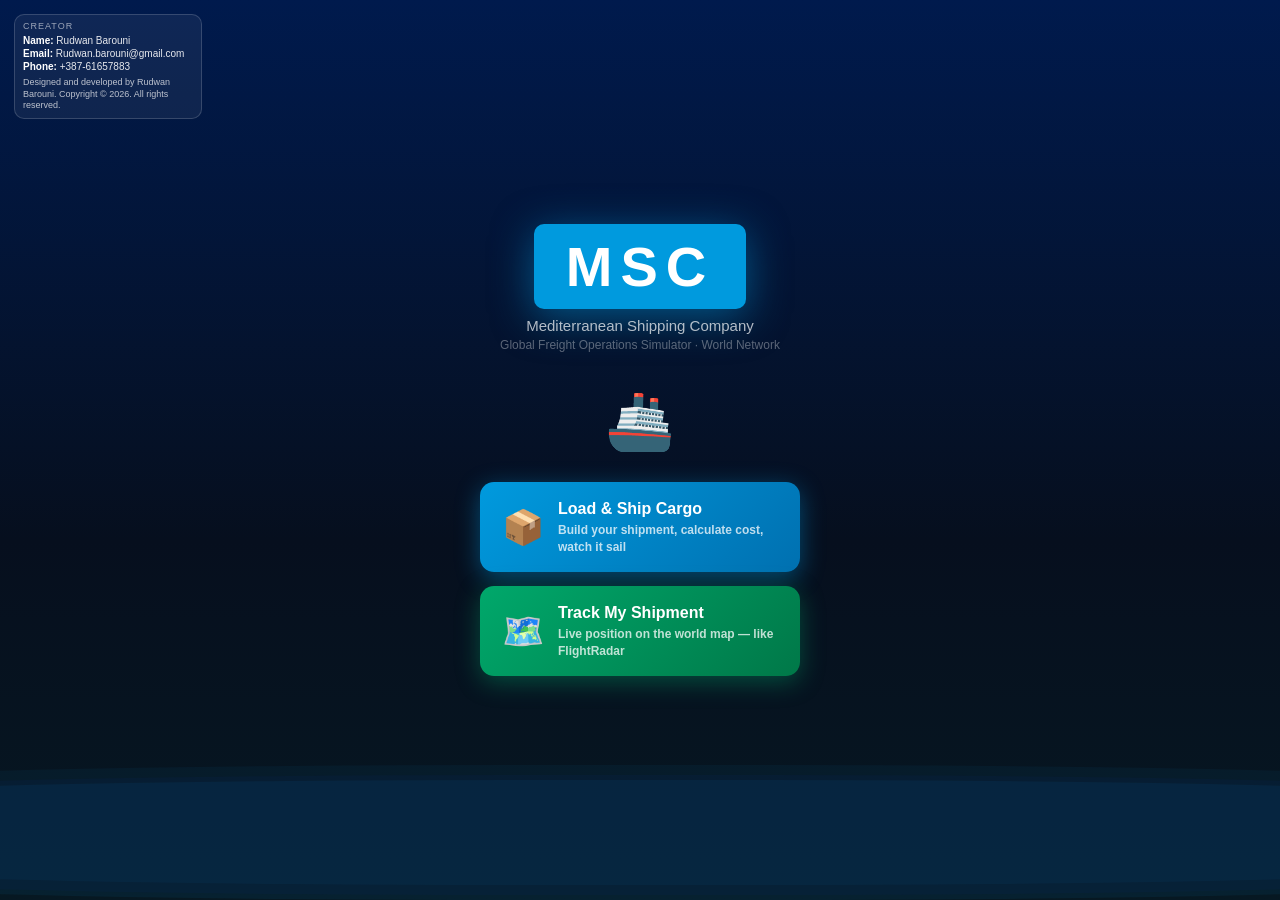
<file: msc-shipping-game/index.html>
<!DOCTYPE html>
<html lang="en">
<head>
<meta charset="UTF-8">
<meta name="viewport" content="width=device-width, initial-scale=1.0, user-scalable=no">
<title>MSC Shipping Logistics Simulator</title>
<style>
* { margin:0; padding:0; box-sizing:border-box; -webkit-tap-highlight-color:transparent; }
:root {
  --navy:#003087; --blue:#009ADE; --dark:#001a4d; --bg:#060f1e;
  --gold:#f0a500; --green:#00a86b; --red:#e05050;
}
html, body { width:100%; height:100%; overflow:hidden; background:var(--bg); font-family:'Segoe UI',Arial,sans-serif; color:#fff; }

/* ── SCREEN MANAGEMENT ── */
.screen { position:absolute; inset:0; display:none; flex-direction:column; }
.screen.active { display:flex; }

/* ── HEADER ── */
.hdr {
  background:var(--navy); border-bottom:3px solid var(--blue);
  padding:10px 16px; display:flex; align-items:center; gap:12px;
  flex-shrink:0; height:52px;
}
.hdr-logo {
  font-size:22px; font-weight:900; letter-spacing:3px;
  background:var(--blue); padding:3px 10px; border-radius:4px;
  display:flex;
  align-items:center;
  justify-content:center;
  min-width:64px;
  height:34px;
}
.brand-logo-img {
  max-height:24px;
  max-width:100%;
  display:block;
  object-fit:contain;
}
.hdr-title { font-size:15px; font-weight:600; color:rgba(255,255,255,0.85); }
.hdr-back {
  margin-left:auto; background:rgba(255,255,255,0.15);
  border:1px solid rgba(255,255,255,0.3); color:#fff;
  padding:5px 12px; border-radius:6px; cursor:pointer; font-size:13px;
  transition:background 0.2s;
}
.hdr-back:hover { background:rgba(255,255,255,0.25); }

/* ══════════════════════════════════
   HOME SCREEN
══════════════════════════════════ */
#s-home {
  background:linear-gradient(180deg,#001a4d 0%,#060f1e 60%,#061822 100%);
  align-items:center; justify-content:center; overflow:hidden;
}
.home-ocean-bg {
  position:absolute; inset:0; pointer-events:none; overflow:hidden;
}
.wave {
  position:absolute; bottom:0; left:-50%; width:200%;
  height:120px; border-radius:45%;
  animation:wave 7s infinite linear;
}
.wave1 { background:rgba(0,154,222,0.07); animation-duration:7s; }
.wave2 { background:rgba(0,154,222,0.05); animation-duration:11s; bottom:15px; }
.wave3 { background:rgba(0,48,135,0.08); animation-duration:9s; bottom:5px; }
@keyframes wave { from{transform:rotate(0deg)} to{transform:rotate(360deg)} }

.home-wrap { position:relative; text-align:center; padding:20px; max-width:520px; z-index:1; }
.home-logo-big {
  font-size:56px; font-weight:900; letter-spacing:8px;
  background:var(--blue); display:inline-block;
  padding:10px 32px; border-radius:10px; margin-bottom:8px;
  box-shadow:0 8px 40px rgba(0,154,222,0.5);
}
.home-logo-big img {
  max-height:54px;
  max-width:240px;
  display:block;
  object-fit:contain;
}
.home-sub { font-size:15px; color:rgba(255,255,255,0.7); margin-bottom:4px; }
.home-tag { font-size:12px; color:rgba(255,255,255,0.35); margin-bottom:36px; }
.home-ship { font-size:56px; animation:bob 3s ease-in-out infinite; display:block; margin-bottom:28px; }
@keyframes bob { 0%,100%{transform:translateY(0) rotate(-2deg)} 50%{transform:translateY(-12px) rotate(2deg)} }

.home-btns { display:flex; flex-direction:column; gap:14px; align-items:center; }
.hbtn {
  width:320px; padding:18px 22px; border:none; border-radius:14px;
  cursor:pointer; display:flex; align-items:center; gap:14px;
  font-size:15px; font-weight:600; transition:all 0.3s; text-align:left;
}
.hbtn-blue { background:linear-gradient(135deg,var(--blue),#0070b0); color:#fff; box-shadow:0 6px 24px rgba(0,154,222,0.45); }
.hbtn-green { background:linear-gradient(135deg,var(--green),#007848); color:#fff; box-shadow:0 6px 24px rgba(0,168,107,0.4); }
.hbtn-gold { background:linear-gradient(135deg,var(--gold),#b07800); color:#fff; box-shadow:0 6px 24px rgba(240,165,0,0.4); }
.hbtn:hover { transform:translateY(-4px); filter:brightness(1.1); }
.hbtn-ico { font-size:34px; }
.hbtn-txt strong { display:block; font-size:16px; margin-bottom:2px; }
.hbtn-txt span { font-size:12px; opacity:0.75; }
.maker-card {
  position:fixed;
  top:14px;
  left:14px;
  right:auto;
  margin-top:0;
  text-align:left;
  background:rgba(255,255,255,0.06);
  border:1px solid rgba(255,255,255,0.16);
  border-radius:10px;
  padding:6px 8px;
  width:188px;
  max-width:36vw;
  z-index:3;
}
.maker-title {
  font-size:9px;
  text-transform:uppercase;
  letter-spacing:1px;
  color:rgba(255,255,255,0.58);
  margin-bottom:4px;
}
.maker-line {
  font-size:10px;
  color:rgba(255,255,255,0.9);
  margin-bottom:2px;
}
.maker-line strong { color:#fff; }
.maker-note {
  margin-top:5px;
  font-size:9px;
  color:rgba(255,255,255,0.72);
  line-height:1.3;
}

/* ══════════════════════════════════
   CARGO LOADER
══════════════════════════════════ */
#s-cargo { background:var(--bg); position:relative; }
.cargo-map-bg {
  position:absolute; inset:0;
  background:url('world-map.jpeg') center/cover no-repeat;
  opacity:0.26;
  filter:saturate(1.05) contrast(1.05) brightness(0.88);
  pointer-events:none;
}
.cargo-grid {
  position:relative; z-index:1;
  flex:1; display:grid; grid-template-columns:1fr 1fr 1fr;
  gap:10px; padding:10px; overflow:hidden; min-height:0;
}
.cpanel {
  background:rgba(255,255,255,0.06); border:1px solid rgba(255,255,255,0.12);
  border-radius:12px; padding:12px; display:flex; flex-direction:column;
  gap:8px; overflow:hidden;
}
.ptitle {
  font-size:11px; font-weight:700; text-transform:uppercase;
  letter-spacing:1px; color:var(--blue);
  border-bottom:1px solid rgba(255,255,255,0.08); padding-bottom:6px; flex-shrink:0;
}
.items-grid { display:grid; grid-template-columns:1fr 1fr; gap:6px; flex:1; overflow-y:auto; }
.ci {
  background:rgba(255,255,255,0.07); border:2px solid rgba(255,255,255,0.12);
  border-radius:10px; padding:10px 6px; text-align:center;
  cursor:grab; transition:all 0.2s; user-select:none; -webkit-user-select:none;
}
.ci:hover { background:rgba(0,154,222,0.2); border-color:var(--blue); transform:scale(1.04); }
.ci:active { cursor:grabbing; }
.ci-ico { font-size:26px; margin-bottom:3px; }
.ci-name { font-size:10px; font-weight:600; }
.ci-sub { font-size:9px; color:rgba(255,255,255,0.4); }
.ci-price { font-size:10px; color:var(--gold); font-weight:700; }

/* Container Visual */
.sz-row { display:flex; gap:5px; flex-shrink:0; }
.sz-btn {
  flex:1; padding:5px 2px; border:1px solid rgba(255,255,255,0.18);
  background:rgba(255,255,255,0.05); color:#fff; border-radius:6px;
  cursor:pointer; font-size:10px; text-align:center; transition:all 0.2s;
}
.sz-btn.sel { background:var(--blue); border-color:var(--blue); font-weight:700; }
.cbox {
  flex:1; border:2.5px solid var(--gold); border-radius:8px;
  background:rgba(240,165,0,0.04); position:relative; overflow:hidden;
  min-height:130px; display:flex; flex-direction:column; justify-content:flex-end;
}
.cbox-label {
  position:absolute; top:5px; left:50%; transform:translateX(-50%);
  font-size:9px; color:var(--gold); font-weight:700; letter-spacing:1px; opacity:0.6;
}
.cbox-stripes {
  position:absolute; inset:0; opacity:0.04;
  background:repeating-linear-gradient(90deg,#f0a500 0px,#f0a500 2px,transparent 2px,transparent 20px);
}
.cdrop {
  flex:1; min-height:80px; display:flex; flex-wrap:wrap;
  align-content:flex-end; gap:3px; padding:6px;
  border-radius:6px; transition:background 0.2s;
}
.cdrop.dover { background:rgba(0,154,222,0.12); outline:2px dashed var(--blue); }
.item-placed { font-size:18px; animation:dropin 0.3s ease; }
@keyframes dropin { from{transform:translateY(-15px);opacity:0} to{transform:translateY(0);opacity:1} }

/* Bars */
.bar-wrap { flex-shrink:0; margin-top:4px; }
.bar-lbl { font-size:10px; color:rgba(255,255,255,0.5); display:flex; justify-content:space-between; margin-bottom:3px; }
.bar-track { height:7px; background:rgba(255,255,255,0.08); border-radius:4px; overflow:hidden; }
.bar-fill { height:100%; border-radius:4px; transition:width 0.35s ease; }
.bar-vol { background:linear-gradient(90deg,var(--green),var(--blue)); }
.bar-wt { background:linear-gradient(90deg,var(--gold),var(--red)); }

/* Cost Panel */
.dest-sel {
  width:100%; padding:7px 10px;
  background:rgba(255,255,255,0.07); border:1px solid rgba(255,255,255,0.18);
  border-radius:8px; color:#fff; font-size:12px; cursor:pointer; flex-shrink:0;
}
.dest-sel option { background:#0a1628; }
.calc-note {
  font-size:10px;
  color:rgba(255,255,255,0.45);
  min-height:28px;
}
.map-tools {
  display:flex;
  gap:6px;
  margin-top:6px;
  align-items:center;
}
.map-url {
  flex:1;
  padding:7px 9px;
  border:1px solid rgba(255,255,255,0.2);
  border-radius:8px;
  background:rgba(255,255,255,0.07);
  color:#fff;
  font-size:11px;
}
.map-url::placeholder { color:rgba(255,255,255,0.4); }
.map-btn {
  padding:7px 9px;
  border:1px solid rgba(255,255,255,0.25);
  border-radius:8px;
  background:rgba(0,154,222,0.2);
  color:#fff;
  font-size:11px;
  cursor:pointer;
}
.map-btn:hover { background:rgba(0,154,222,0.35); }
.map-note {
  font-size:10px;
  color:rgba(255,255,255,0.45);
  line-height:1.3;
}
.cost-rows { flex:1; display:flex; flex-direction:column; gap:4px; }
.crow {
  display:flex; justify-content:space-between; font-size:11px;
  color:rgba(255,255,255,0.65); padding:3px 0;
  border-bottom:1px solid rgba(255,255,255,0.04);
}
.crow.total {
  color:#fff; font-weight:700; font-size:14px;
  border-bottom:none; border-top:2px solid rgba(255,255,255,0.15);
  padding-top:7px; margin-top:4px;
}
.crow .cv { color:var(--gold); font-weight:600; }
.send-btn {
  width:100%; padding:13px; margin-top:auto; flex-shrink:0;
  background:linear-gradient(135deg,var(--blue),#0070b0);
  border:none; border-radius:10px; color:#fff; font-size:14px;
  font-weight:700; cursor:pointer; transition:all 0.3s;
  display:flex; align-items:center; justify-content:center; gap:8px;
}
.send-btn:hover:not(:disabled) { filter:brightness(1.15); transform:translateY(-2px); box-shadow:0 6px 20px rgba(0,154,222,0.5); }
.send-btn:disabled { opacity:0.35; cursor:not-allowed; }
.clear-link {
  background:none; border:none; color:rgba(255,255,255,0.35);
  font-size:11px; cursor:pointer; text-align:center; flex-shrink:0;
  padding:2px; transition:color 0.2s;
}
.clear-link:hover { color:var(--red); }

/* Drag ghost */
.drag-ghost {
  position:fixed; pointer-events:none; z-index:9999;
  font-size:38px; opacity:0.85; transform:translate(-50%,-50%);
}

/* ══════════════════════════════════
   VOYAGE SCREEN
══════════════════════════════════ */
#s-voyage { background:#06101e; }
#voyage-canvas { display:block; width:100%; flex:1; min-height:0; }
.voy-bar {
  background:rgba(0,0,0,0.55); padding:8px 16px;
  display:flex; align-items:center; gap:16px; flex-shrink:0; height:56px;
}
.vstat { display:flex; flex-direction:column; align-items:center; min-width:70px; }
.vstat-lbl { font-size:9px; color:rgba(255,255,255,0.4); text-transform:uppercase; letter-spacing:1px; }
.vstat-val { font-size:13px; font-weight:700; }
.vprog { flex:1; height:6px; background:rgba(255,255,255,0.12); border-radius:3px; overflow:hidden; }
.vprog-fill { height:100%; background:linear-gradient(90deg,var(--blue),var(--green)); border-radius:3px; transition:width 0.1s; }

/* ══════════════════════════════════
   TRACKER INPUT
══════════════════════════════════ */
#s-track-in {
  background:linear-gradient(180deg,var(--navy) 0%,var(--bg) 100%);
  align-items:center; justify-content:center;
}
.tform {
  background:rgba(255,255,255,0.04); border:1px solid rgba(255,255,255,0.12);
  border-radius:16px; padding:28px; width:92%; max-width:460px;
}
.tform h2 { font-size:20px; color:var(--blue); margin-bottom:6px; }
.tform p { font-size:12px; color:rgba(255,255,255,0.5); margin-bottom:20px; }
.tin-row { display:flex; gap:8px; margin-bottom:6px; }
.tin {
  flex:1; padding:11px 14px; background:rgba(255,255,255,0.09);
  border:2px solid rgba(255,255,255,0.18); border-radius:8px;
  color:#fff; font-size:15px; font-family:monospace;
  text-transform:uppercase; letter-spacing:2px; outline:none;
  transition:border-color 0.2s;
}
.tin:focus { border-color:var(--blue); }
.tgo {
  padding:11px 18px; background:var(--blue); border:none;
  border-radius:8px; color:#fff; font-size:13px; font-weight:700;
  cursor:pointer; transition:all 0.2s; white-space:nowrap;
}
.tgo:hover { background:#00b0ff; }
.terr {
  display:none; color:#ff7070; font-size:12px; padding:7px 10px;
  background:rgba(255,80,80,0.08); border:1px solid rgba(255,80,80,0.25);
  border-radius:6px; margin-bottom:12px;
}
.demos-title { font-size:11px; color:rgba(255,255,255,0.4); text-transform:uppercase; letter-spacing:1px; margin-bottom:8px; }
.demo-row {
  background:rgba(255,255,255,0.04); border:1px solid rgba(255,255,255,0.09);
  border-radius:8px; padding:9px 12px; margin-bottom:7px;
  cursor:pointer; display:flex; align-items:center; gap:10px;
  transition:all 0.2s;
}
.demo-row:hover { background:rgba(0,154,222,0.12); border-color:var(--blue); }
.demo-code { font-family:monospace; font-size:13px; font-weight:700; color:var(--blue); letter-spacing:1px; }
.demo-desc { font-size:11px; color:rgba(255,255,255,0.5); }
.tag {
  margin-left:auto; font-size:9px; padding:3px 7px; border-radius:10px;
  font-weight:700; white-space:nowrap;
}
.tag-transit { background:rgba(0,154,222,0.25); color:var(--blue); }
.tag-arrived { background:rgba(0,168,107,0.25); color:var(--green); }

/* ══════════════════════════════════
   TRACKER MAP
══════════════════════════════════ */
#s-track-map { background:#06101e; }
#track-canvas { display:block; width:100%; flex:1; min-height:0; }
.map-zoom-ctrl {
  position:absolute; right:12px; bottom:62px;
  display:flex; flex-direction:column; gap:5px; z-index:10;
}
.map-zoom-ctrl button {
  width:38px; height:38px; padding:0;
  background:rgba(0,6,20,0.88); border:1.5px solid rgba(0,154,222,0.6);
  color:#009ADE; font-size:19px; border-radius:7px;
  cursor:pointer; display:flex; align-items:center; justify-content:center;
  touch-action:none; user-select:none; line-height:1;
}
.map-zoom-ctrl button:active { background:rgba(0,154,222,0.25); }
.track-bar {
  background:rgba(0,0,0,0.65); padding:10px 16px; flex-shrink:0; height:58px;
  display:grid; grid-template-columns:repeat(5,1fr); gap:8px;
}
.tbi { display:flex; flex-direction:column; }
.tbi-lbl { font-size:9px; color:rgba(255,255,255,0.35); text-transform:uppercase; letter-spacing:1px; margin-bottom:1px; }
.tbi-val { font-size:12px; font-weight:600; white-space:nowrap; overflow:hidden; text-overflow:ellipsis; }
.tbi-val.gold { color:var(--gold); }
.tbi-val.green { color:var(--green); }

/* ── Toast ── */
#toast {
  position:fixed; bottom:70px; left:50%; transform:translateX(-50%);
  background:rgba(6,10,24,0.92); color:#fff; padding:10px 20px;
  border-radius:8px; font-size:12px; z-index:99999;
  border:1px solid rgba(255,255,255,0.15); pointer-events:none;
  opacity:0; transition:opacity 0.3s; max-width:90vw; text-align:center;
}

/* ── Responsive ── */
@media(max-width:580px){
  .cargo-grid { grid-template-columns:1fr; overflow-y:auto; }
  .hbtn { width:90%; }
  .maker-card {
    position:fixed;
    top:8px;
    left:8px;
    width:100%;
    max-width:58vw;
    padding:5px 7px;
  }
}
</style>
</head>
<body>

<!-- ════════ HOME ════════ -->
<div id="s-home" class="screen active">
  <div class="home-ocean-bg">
    <div class="wave wave1"></div>
    <div class="wave wave2"></div>
    <div class="wave wave3"></div>
  </div>
  <div class="home-wrap">
    <div class="home-logo-big">MSC</div>
    <div class="home-sub">Mediterranean Shipping Company</div>
    <div class="home-tag">Global Freight Operations Simulator · World Network</div>
    <span class="home-ship">🚢</span>
    <div class="home-btns">
      <button class="hbtn hbtn-blue" onclick="goToCargoScreen()">
        <span class="hbtn-ico">📦</span>
        <span class="hbtn-txt">
          <strong>Load & Ship Cargo</strong>
          <span>Build your shipment, calculate cost, watch it sail</span>
        </span>
      </button>
      <button class="hbtn hbtn-green" onclick="show('s-track-in')">
        <span class="hbtn-ico">🗺️</span>
        <span class="hbtn-txt">
          <strong>Track My Shipment</strong>
          <span>Live position on the world map — like FlightRadar</span>
        </span>
      </button>
    </div>
    <div class="maker-card">
      <div class="maker-title">Creator</div>
      <div class="maker-line"><strong>Name:</strong> Rudwan Barouni</div>
      <div class="maker-line"><strong>Email:</strong> Rudwan.barouni@gmail.com</div>
      <div class="maker-line"><strong>Phone:</strong> +387-61657883</div>
      <div class="maker-note">Designed and developed by Rudwan Barouni. Copyright © 2026. All rights reserved.</div>
    </div>
  </div>
</div>

<!-- ════════ CARGO LOADER ════════ -->
<div id="s-cargo" class="screen">
  <div class="cargo-map-bg"></div>
  <div class="hdr">
    <div class="hdr-logo">MSC</div>
    <div class="hdr-title">📦 Cargo Loader & Cost Calculator</div>
    <button class="hdr-back" onclick="show('s-home')">← Back</button>
  </div>
  <div class="cargo-grid">

    <!-- LEFT: cargo palette -->
    <div class="cpanel">
      <div class="ptitle">🏭 Choose Cargo Items</div>
      <div style="font-size:10px;color:rgba(255,255,255,0.3);flex-shrink:0">Tap or drag items into the container →</div>
      <div class="items-grid" id="palette"></div>
    </div>

    <!-- CENTRE: container -->
    <div class="cpanel">
      <div class="ptitle">🟡 Container</div>
      <div class="sz-row" id="sz-row">
        <button class="sz-btn sel" data-sz="20" onclick="setSz(20,this)">20 ft<br><small style="opacity:.6">33 CBM</small></button>
        <button class="sz-btn" data-sz="40" onclick="setSz(40,this)">40 ft<br><small style="opacity:.6">67 CBM</small></button>
        <button class="sz-btn" data-sz="45" onclick="setSz(45,this)">40 HC<br><small style="opacity:.6">76 CBM</small></button>
      </div>
      <div class="cbox" id="cbox">
        <div class="cbox-label">MSC CONTAINER</div>
        <div class="cbox-stripes"></div>
        <div class="cdrop" id="cdrop"
          ondragover="cdOver(event)" ondrop="cdDrop(event)" ondragleave="cdLeave(event)">
        </div>
      </div>
      <div class="bar-wrap">
        <div class="bar-lbl"><span>Volume</span><span id="vt">0 / 33 CBM</span></div>
        <div class="bar-track"><div class="bar-fill bar-vol" id="vbar" style="width:0%"></div></div>
      </div>
      <div class="bar-wrap">
        <div class="bar-lbl"><span>Weight</span><span id="wt">0 kg</span></div>
        <div class="bar-track"><div class="bar-fill bar-wt" id="wbar" style="width:0%"></div></div>
      </div>
      <button class="clear-link" onclick="clearCargo()">🗑️ Clear container</button>
    </div>

    <!-- RIGHT: cost -->
    <div class="cpanel">
      <div class="ptitle">💰 Cost Calculator</div>
      <div style="flex-shrink:0">
        <div style="font-size:10px;color:rgba(255,255,255,0.4);margin-bottom:3px">ORIGIN</div>
        <select class="dest-sel" disabled style="opacity:.5"><option>Hamburg, Germany 🇩🇪</option></select>
      </div>
      <div style="flex-shrink:0">
        <div style="font-size:10px;color:rgba(255,255,255,0.4);margin-bottom:3px">DESTINATION</div>
        <select class="dest-sel" id="dsel" onchange="recalc()">
          <option value="">— Select destination —</option>
          <option value="tripoli">Tripoli, Libya 🇱🇾</option>
          <option value="alexandria">Alexandria, Egypt 🇪🇬</option>
          <option value="casablanca">Casablanca, Morocco 🇲🇦</option>
          <option value="istanbul">Istanbul, Turkey 🇹🇷</option>
          <option value="piraeus">Piraeus, Greece 🇬🇷</option>
          <option value="jeddah">Jeddah, Saudi Arabia 🇸🇦</option>
          <option value="dubai">Dubai, UAE 🇦🇪</option>
        </select>
      </div>
      <div style="flex-shrink:0">
        <div style="font-size:10px;color:rgba(255,255,255,0.4);margin-bottom:3px">MAP IMAGE (OPTIONAL)</div>
        <div class="map-tools">
          <input id="mapUrl" class="map-url" type="text" placeholder="Paste licensed world-map URL">
          <button class="map-btn" onclick="applyMapImage()">Apply</button>
          <button class="map-btn" onclick="resetMapImage()">Reset</button>
        </div>
        <div class="map-note">Use only images you have permission to use. Shipment lanes are drawn automatically.</div>
      </div>
      <div style="flex-shrink:0">
        <div style="font-size:10px;color:rgba(255,255,255,0.4);margin-bottom:3px">BRAND LOGO (OPTIONAL)</div>
        <div class="map-tools">
          <input id="logoUrl" class="map-url" type="text" placeholder="Paste official logo URL">
          <button class="map-btn" onclick="applyBrandLogo()">Apply</button>
          <button class="map-btn" onclick="resetBrandLogo()">Reset</button>
        </div>
        <div class="map-note">Use only the official logo you are authorized to use.</div>
      </div>
      <div class="calc-note" id="routeMeta">Select destination to calculate real route distance and ETA.</div>
      <div class="cost-rows">
        <div class="crow"><span id="clbl">Ocean freight (20ft)</span><span class="cv" id="c1">€ 0</span></div>
        <div class="crow"><span>Cargo handling</span><span class="cv" id="c2">€ 0</span></div>
        <div class="crow"><span>Weight surcharge</span><span class="cv" id="c3">€ 0</span></div>
        <div class="crow"><span>Port + documentation</span><span class="cv" id="c4">€ 0</span></div>
        <div class="crow"><span>Fuel surcharge (BAF 14%)</span><span class="cv" id="c5">€ 0</span></div>
        <div class="crow total"><span>TOTAL ESTIMATE</span><span class="cv" id="ctot">€ 0</span></div>
      </div>
      <button class="send-btn" id="sendbtn" disabled onclick="launchVoyage()">
        🚢 Send Shipment
      </button>
    </div>

  </div>
</div>

<!-- ════════ VOYAGE MAP ════════ -->
<div id="s-voyage" class="screen">
  <div class="hdr">
    <div class="hdr-logo">MSC</div>
    <div class="hdr-title">🌊 Voyage in Progress</div>
    <button class="hdr-back" onclick="stopVoyage();show('s-home')">✕ End</button>
  </div>
  <canvas id="voyage-canvas"></canvas>
  <div class="map-zoom-ctrl" id="voy-zoom-ctrl">
    <button onclick="adjustMapZoom('voy',1.4)" title="Zoom in">+</button>
    <button onclick="adjustMapZoom('voy',1/1.4)" title="Zoom out">−</button>
    <button onclick="resetMapZoom('voy')" title="Reset">↺</button>
  </div>
  <div class="voy-bar">
    <div class="vstat">
      <span class="vstat-lbl">Origin</span>
      <span class="vstat-val">Hamburg 🇩🇪</span>
    </div>
    <div class="vprog"><div class="vprog-fill" id="vpf" style="width:0%"></div></div>
    <div class="vstat">
      <span class="vstat-lbl">Destination</span>
      <span class="vstat-val" id="vdest">—</span>
    </div>
    <div class="vstat" style="margin-left:10px">
      <span class="vstat-lbl">Transit</span>
      <span class="vstat-val" id="veta">—</span>
    </div>
    <div class="vstat">
      <span class="vstat-lbl">Vessel</span>
      <span class="vstat-val">MSC Lorena</span>
    </div>
  </div>
</div>

<!-- ════════ TRACKER INPUT ════════ -->
<div id="s-track-in" class="screen">
  <div class="hdr">
    <div class="hdr-logo">MSC</div>
    <div class="hdr-title">🗺️ Shipment Tracker</div>
    <button class="hdr-back" onclick="show('s-home')">← Back</button>
  </div>
  <div style="flex:1;display:flex;align-items:center;justify-content:center;padding:16px;overflow-y:auto">
    <div class="tform">
      <h2>📡 Track Your Shipment</h2>
      <p>Enter your MSC tracking number to see the live position of your cargo on the world map — like FlightRadar24, but for ships.</p>
      <div class="tin-row">
        <input class="tin" id="tinput" type="text" placeholder="MSC123456" maxlength="12"
          oninput="this.value=this.value.toUpperCase()"
          onkeydown="if(event.key==='Enter')doTrack()">
        <button class="tgo" onclick="doTrack()">TRACK 🔍</button>
      </div>
      <div class="terr" id="terr">❌ Tracking number not found. Use a demo number below.</div>
      <div class="demos-title">Demo Tracking Numbers</div>
      <div class="demo-row" onclick="fillDemo('MSC123456')">
        <div><div class="demo-code">MSC123456</div><div class="demo-desc">Hamburg → Tripoli, Libya · MSC Lorena</div></div>
        <span class="tag tag-transit">IN TRANSIT</span>
      </div>
      <div class="demo-row" onclick="fillDemo('MSC789012')">
        <div><div class="demo-code">MSC789012</div><div class="demo-desc">Rotterdam → Alexandria, Egypt · MSC Splendida</div></div>
        <span class="tag tag-transit">IN TRANSIT</span>
      </div>
      <div class="demo-row" onclick="fillDemo('MSC345678')">
        <div><div class="demo-code">MSC345678</div><div class="demo-desc">Hamburg → Casablanca, Morocco · MSC Magnifica</div></div>
        <span class="tag tag-arrived">ARRIVED</span>
      </div>
      <div class="demo-row" onclick="fillDemo('MSC111222')">
        <div><div class="demo-code">MSC111222</div><div class="demo-desc">Hamburg → Istanbul, Turkey · MSC Orchestra</div></div>
        <span class="tag tag-transit">IN TRANSIT</span>
      </div>
    </div>
  </div>
</div>

<!-- ════════ TRACKER MAP ════════ -->
<div id="s-track-map" class="screen">
  <div class="hdr">
    <div class="hdr-logo">MSC</div>
    <div class="hdr-title" id="tmaptitle">📡 Live Tracking</div>
    <button class="hdr-back" onclick="stopTracking();show('s-track-in')">← Back</button>
  </div>
  <canvas id="track-canvas"></canvas>
  <div class="map-zoom-ctrl" id="trk-zoom-ctrl">
    <button onclick="adjustMapZoom('trk',1.4)" title="Zoom in">+</button>
    <button onclick="adjustMapZoom('trk',1/1.4)" title="Zoom out">−</button>
    <button onclick="resetMapZoom('trk')" title="Reset">↺</button>
  </div>
  <div class="track-bar">
    <div class="tbi"><span class="tbi-lbl">Vessel</span><span class="tbi-val" id="ti0">—</span></div>
    <div class="tbi"><span class="tbi-lbl">Origin</span><span class="tbi-val" id="ti1">—</span></div>
    <div class="tbi"><span class="tbi-lbl">Destination</span><span class="tbi-val" id="ti2">—</span></div>
    <div class="tbi"><span class="tbi-lbl">Status</span><span class="tbi-val green" id="ti3">—</span></div>
    <div class="tbi"><span class="tbi-lbl">ETA</span><span class="tbi-val gold" id="ti4">—</span></div>
  </div>
</div>

<!-- Toast -->
<div id="toast"></div>

<script>
/* ══════════════════════════════════════════════════════════
   DATA
══════════════════════════════════════════════════════════ */
const CARGO = [
  {id:'box-s',  ico:'📦', name:'Small Box',   w:100,  cbm:1,  price:50 },
  {id:'box-l',  ico:'🗃️', name:'Large Box',   w:500,  cbm:5,  price:150},
  {id:'car',    ico:'🚗', name:'Car',          w:1500, cbm:15, price:600},
  {id:'moto',   ico:'🏍️', name:'Motorcycle',  w:250,  cbm:3,  price:200},
  {id:'barrel', ico:'🛢️', name:'Barrel',      w:200,  cbm:1,  price:80 },
  {id:'crate',  ico:'📫', name:'Crate',        w:300,  cbm:2,  price:90 },
];

const CTRS = {
  20:{lbl:'20ft',   cbm:33, maxW:28000, fixed:520, kmRate:0.18, handling:220, portDocs:130},
  40:{lbl:'40ft',   cbm:67, maxW:26000, fixed:790, kmRate:0.26, handling:330, portDocs:180},
  45:{lbl:'40ft HC',cbm:76, maxW:26000, fixed:910, kmRate:0.29, handling:390, portDocs:210},
};

const DESTS = {
  tripoli:   {n:'Tripoli',    f:'🇱🇾',lat:32.90,lon:13.19,portFee:220 },
  alexandria:{n:'Alexandria', f:'🇪🇬',lat:31.20,lon:29.92,portFee:250 },
  casablanca:{n:'Casablanca', f:'🇲🇦',lat:33.57,lon:-7.59,portFee:210 },
  istanbul:  {n:'Istanbul',   f:'🇹🇷',lat:41.01,lon:28.97,portFee:240 },
  piraeus:   {n:'Piraeus',    f:'🇬🇷',lat:37.94,lon:23.64,portFee:200 },
  jeddah:    {n:'Jeddah',     f:'🇸🇦',lat:21.49,lon:39.19,portFee:370 },
  dubai:     {n:'Dubai',      f:'🇦🇪',lat:25.20,lon:55.27,portFee:460 },
};

const ORIGIN = {n:'Hamburg', lat:53.55, lon:9.99};

const TRACKING = {
  'MSC123456':{vessel:'MSC Lorena',    orig:ORIGIN,                           dest:DESTS.tripoli,    pct:0.45, status:'In Transit', eta:'3 days',    origKey:'hamburg',   destKey:'tripoli'},
  'MSC789012':{vessel:'MSC Splendida', orig:{n:'Rotterdam',lat:51.92,lon:4.48},dest:DESTS.alexandria, pct:0.22, status:'In Transit', eta:'7 days',    origKey:'rotterdam', destKey:'alexandria'},
  'MSC345678':{vessel:'MSC Magnifica', orig:ORIGIN,                           dest:DESTS.casablanca, pct:1.00, status:'Arrived',    eta:'Delivered', origKey:'hamburg',   destKey:'casablanca'},
  'MSC111222':{vessel:'MSC Orchestra', orig:ORIGIN,                           dest:DESTS.istanbul,   pct:0.12, status:'In Transit', eta:'7 days',    origKey:'hamburg',   destKey:'istanbul'},
};

const HUB_PORTS = {
  hamburg: { n:'Hamburg', lat:53.55, lon:9.99 },
  rotterdam: { n:'Rotterdam', lat:51.92, lon:4.48 },
  trieste: { n:'Trieste', lat:45.65, lon:13.77 },
  piraeus: { n:'Piraeus', lat:37.94, lon:23.64 },
  tripoli: { n:'Tripoli', lat:32.90, lon:13.19 },
  alexandria: { n:'Alexandria', lat:31.20, lon:29.92 },
  casablanca: { n:'Casablanca', lat:33.57, lon:-7.59 },
  istanbul: { n:'Istanbul', lat:41.01, lon:28.97 },
  jeddah: { n:'Jeddah', lat:21.49, lon:39.19 },
  dubai: { n:'Dubai', lat:25.20, lon:55.27 },
};

const SHIPPING_LANES = [
  ['hamburg','tripoli'],
  ['hamburg','alexandria'],
  ['hamburg','casablanca'],
  ['hamburg','istanbul'],
  ['hamburg','piraeus'],
  ['hamburg','jeddah'],
  ['hamburg','dubai'],
  ['rotterdam','tripoli'],
  ['rotterdam','alexandria'],
  ['rotterdam','casablanca'],
  ['trieste','tripoli'],
  ['trieste','alexandria'],
  ['piraeus','alexandria'],
  ['piraeus','jeddah'],
];

// ── SEA ROUTE WAYPOINTS [lat, lon] ───────────────────────────────────────────
// Explicit sea lanes keep ships over water on the world-map image.
function routeSeq(...segments){
  const points = [];
  segments.flat().forEach(point => {
    const last = points[points.length - 1];
    if(!last || last[0] !== point[0] || last[1] !== point[1]) points.push(point);
  });
  return points;
}

const SEA_ROUTES = {
  hamburg_casablanca: routeSeq(
    [[53.55,9.99],[54.7,8.5],[53.8,7.5],[52.9,6.0],[52.0,4.5],[51.2,1.8]],
    [[50.8,-1.0],[50.0,-2.5],[49.2,-4.5],[48.6,-6.5],[48.0,-8.5]],
    [[46.8,-8.8],[45.0,-9.3],[43.5,-9.5],[41.8,-9.5],[39.8,-9.2],[37.0,-8.0],[35.0,-8.0],[33.57,-7.59]]
  ),
  hamburg_tripoli: routeSeq(
    [[53.55,9.99],[54.7,8.5],[53.8,7.5],[52.9,6.0],[52.0,4.5],[51.2,1.8]],
    [[50.8,-1.0],[50.0,-2.5],[49.2,-4.5],[48.6,-6.5],[48.0,-8.5]],
    [[46.8,-8.8],[45.0,-9.3],[43.5,-9.5],[39.0,-10.5],[36.5,-9.8],[35.0,-7.5]],
    [[36.0,-6.5],[35.9,-5.5],[35.8,-4.0],[35.8,-2.2],[35.8,-0.8],[35.7,1.5],[35.5,4.5],[35.3,7.5],[35.0,10.5],[34.7,12.5],[33.8,13.0],[32.90,13.19]]
  ),
  hamburg_alexandria: routeSeq(
    [[53.55,9.99],[54.7,8.5],[53.8,7.5],[52.9,6.0],[52.0,4.5],[51.2,1.8]],
    [[50.8,-1.0],[50.0,-2.5],[49.2,-4.5],[48.6,-6.5],[48.0,-8.5]],
    [[46.8,-8.8],[45.0,-9.3],[43.5,-9.5],[39.0,-10.5],[36.5,-9.8],[35.0,-7.5]],
    [[36.0,-6.5],[35.9,-5.5],[35.8,-4.0],[35.8,-2.2],[35.8,-0.8],[35.7,1.5],[35.5,4.5],[35.3,7.5],[35.1,10.5],[34.9,13.5],[34.8,16.5],[34.7,19.5],[34.6,22.5],[34.2,25.5],[33.5,27.5],[32.6,29.0],[31.20,29.92]]
  ),
  hamburg_piraeus: routeSeq(
    [[53.55,9.99],[54.7,8.5],[53.8,7.5],[52.9,6.0],[52.0,4.5],[51.2,1.8]],
    [[50.8,-1.0],[50.0,-2.5],[49.2,-4.5],[48.6,-6.5],[48.0,-8.5]],
    [[46.8,-8.8],[45.0,-9.3],[43.5,-9.5],[39.0,-10.5],[36.5,-9.8],[35.0,-7.5]],
    [[36.0,-6.5],[35.9,-5.5],[35.8,-4.0],[35.8,-2.2],[35.8,-0.8],[35.7,1.5],[35.5,4.5],[35.3,7.5],[35.1,10.5],[34.9,13.5],[34.8,16.5],[34.8,19.5],[35.2,22.0],[36.1,23.2],[37.0,23.5],[37.94,23.64]]
  ),
  hamburg_istanbul: routeSeq(
    [[53.55,9.99],[54.7,8.5],[53.8,7.5],[52.9,6.0],[52.0,4.5],[51.2,1.8]],
    [[50.8,-1.0],[50.0,-2.5],[49.2,-4.5],[48.6,-6.5],[48.0,-8.5]],
    [[46.8,-8.8],[45.0,-9.3],[43.5,-9.5],[39.0,-10.5],[36.5,-9.8],[35.0,-7.5]],
    [[36.0,-6.5],[35.9,-5.5],[35.8,-4.0],[35.8,-2.2],[35.8,-0.8],[35.7,1.5],[35.5,4.5],[35.3,7.5],[35.1,10.5],[34.9,13.5],[34.8,16.5],[34.7,19.5],[34.6,22.5],[36.0,24.0],[37.5,25.5],[39.0,26.4],[40.2,27.3],[41.01,28.97]]
  ),
  hamburg_jeddah: routeSeq(
    [[53.55,9.99],[54.7,8.5],[53.8,7.5],[52.9,6.0],[52.0,4.5],[51.2,1.8]],
    [[50.8,-1.0],[50.0,-2.5],[49.2,-4.5],[48.6,-6.5],[48.0,-8.5]],
    [[46.8,-8.8],[45.0,-9.3],[43.5,-9.5],[39.0,-10.5],[36.5,-9.8],[35.0,-7.5]],
    [[36.0,-6.5],[35.9,-5.5],[35.8,-4.0],[35.8,-2.2],[35.8,-0.8],[35.7,1.5],[35.5,4.5],[35.3,7.5],[35.1,10.5],[34.9,13.5],[34.8,16.5],[34.7,19.5],[34.6,22.5],[34.2,25.5],[33.5,27.5],[32.4,29.8],[31.2,32.2],[30.6,32.4],[30.0,32.6],[29.0,33.2],[27.5,34.0],[25.0,35.5],[23.0,37.2],[21.49,39.19]]
  ),
  hamburg_dubai: routeSeq(
    [[53.55,9.99],[54.7,8.5],[53.8,7.5],[52.9,6.0],[52.0,4.5],[51.2,1.8]],
    [[50.8,-1.0],[50.0,-2.5],[49.2,-4.5],[48.6,-6.5],[48.0,-8.5]],
    [[46.8,-8.8],[45.0,-9.3],[43.5,-9.5],[39.0,-10.5],[36.5,-9.8],[35.0,-7.5]],
    [[36.0,-6.5],[35.9,-5.5],[35.8,-4.0],[35.8,-2.2],[35.8,-0.8],[35.7,1.5],[35.5,4.5],[35.3,7.5],[35.1,10.5],[34.9,13.5],[34.8,16.5],[34.7,19.5],[34.6,22.5],[34.2,25.5],[33.5,27.5],[32.4,29.8],[31.2,32.2],[30.6,32.4],[30.0,32.6],[29.0,33.2],[27.0,34.5],[24.5,36.3],[21.5,38.8],[18.5,40.2],[15.2,42.5],[12.6,43.4],[12.1,46.0],[12.7,49.2],[13.5,52.0],[14.8,55.0],[17.0,56.2],[20.0,58.0],[22.5,58.5],[24.3,57.2],[25.20,55.27]]
  ),
  rotterdam_casablanca: routeSeq(
    [[51.92,4.48],[51.2,1.8]],
    [[50.8,-1.0],[50.0,-2.5],[49.2,-4.5],[48.6,-6.5],[48.0,-8.5]],
    [[46.8,-8.8],[45.0,-9.3],[43.5,-9.5],[41.8,-9.5],[39.8,-9.2],[37.0,-8.0],[35.0,-8.0],[33.57,-7.59]]
  ),
  rotterdam_tripoli: routeSeq(
    [[51.92,4.48],[51.2,1.8]],
    [[50.8,-1.0],[50.0,-2.5],[49.2,-4.5],[48.6,-6.5],[48.0,-8.5]],
    [[46.8,-8.8],[45.0,-9.3],[43.5,-9.5],[39.0,-10.5],[36.5,-9.8],[35.0,-7.5]],
    [[36.0,-6.5],[35.9,-5.5],[35.8,-4.0],[35.8,-2.2],[35.8,-0.8],[35.7,1.5],[35.5,4.5],[35.3,7.5],[35.0,10.5],[34.7,12.5],[33.8,13.0],[32.90,13.19]]
  ),
  rotterdam_alexandria: routeSeq(
    [[51.92,4.48],[51.2,1.8]],
    [[50.8,-1.0],[50.0,-2.5],[49.2,-4.5],[48.6,-6.5],[48.0,-8.5]],
    [[46.8,-8.8],[45.0,-9.3],[43.5,-9.5],[39.0,-10.5],[36.5,-9.8],[35.0,-7.5]],
    [[36.0,-6.5],[35.9,-5.5],[35.8,-4.0],[35.8,-2.2],[35.8,-0.8],[35.7,1.5],[35.5,4.5],[35.3,7.5],[35.1,10.5],[34.9,13.5],[34.8,16.5],[34.7,19.5],[34.6,22.5],[34.2,25.5],[33.5,27.5],[32.6,29.0],[31.20,29.92]]
  )
  trieste_tripoli: routeSeq(
    [[45.65,13.77],[44.8,14.4],[43.2,15.5],[41.6,16.8],[40.0,18.2],[38.6,17.0],[37.4,15.8],[36.8,14.5],[35.8,13.8],[34.8,13.3],[33.8,13.2],[32.90,13.19]]
  ),
  trieste_alexandria: routeSeq(
    [[45.65,13.77],[44.8,14.4],[43.2,15.5],[41.6,16.8],[40.0,18.2],[38.6,20.0],[36.8,22.0],[35.0,24.0],[34.2,25.5],[33.5,27.5],[32.6,29.0],[31.20,29.92]]
  ),
  piraeus_alexandria: routeSeq(
    [[37.94,23.64],[36.8,24.0],[35.6,24.8],[34.2,25.5],[33.5,27.5],[32.6,29.0],[31.20,29.92]]
  ),
  piraeus_jeddah: routeSeq(
    [[37.94,23.64],[36.8,24.0],[35.6,24.8],[34.2,25.5],[33.5,27.5],[32.4,29.8],[31.2,32.2],[30.6,32.4],[30.0,32.6],[29.0,33.2],[27.5,34.0],[25.0,35.5],[23.0,37.2],[21.49,39.19]]
  ),
};
function getSeaWaypoints(fromKey, toKey){
  return SEA_ROUTES[`${fromKey}_${toKey}`] || SEA_ROUTES[`${toKey}_${fromKey}`] || null;
}

let mapImage = null;
let mapImageReady = false;
let brandLogoUrl = '';

/* ══════════════════════════════════════════════════════════
   WORLD MAP  — simplified continent polygons [lon, lat]
══════════════════════════════════════════════════════════ */
const LANDS = [
  // North America
  [[-168,72],[-140,70],[-110,73],[-85,73],[-65,68],[-55,50],[-60,45],[-67,44],[-70,42],[-75,36],[-80,25],[-85,18],[-95,15],[-88,15],[-83,10],[-77,8],[-78,8],[-80,8],[-80,12],[-85,20],[-90,20],[-97,20],[-100,26],[-105,20],[-110,23],[-118,30],[-118,35],[-122,37],[-124,45],[-130,50],[-145,60],[-168,72]],
  // Greenland
  [[-55,60],[-45,58],[-30,60],[-22,63],[-18,68],[-18,76],[-25,80],[-42,83],[-52,82],[-62,78],[-68,76],[-60,66],[-55,60]],
  // South America
  [[-80,12],[-65,12],[-55,6],[-50,0],[-35,-5],[-35,-55],[-55,-58],[-70,-55],[-75,-42],[-80,-30],[-80,12]],
  // Europe (simplified)
  [[-9,38],[-8,44],[-2,50],[2,52],[5,52],[8,55],[10,58],[15,57],[18,55],[20,56],[24,57],[26,60],[28,58],[25,54],[22,54],[18,52],[15,48],[14,44],[15,38],[18,38],[20,42],[22,42],[26,42],[28,42],[30,42],[32,44],[36,42],[28,38],[26,36],[23,36],[18,38],[12,38],[8,38],[5,42],[2,43],[-2,44],[-5,44],[-9,38]],
  // Africa
  [[-18,20],[-18,14],[-15,10],[-8,5],[0,5],[5,5],[10,4],[15,4],[25,2],[32,0],[38,-5],[42,-5],[42,-12],[35,-18],[30,-28],[20,-35],[15,-35],[10,-28],[5,-20],[0,-5],[-5,5],[-10,10],[-15,12],[-18,15],[-18,20],[-16,28],[-8,33],[-5,35],[0,36],[10,37],[12,37],[15,38],[20,37],[25,37],[30,32],[35,30],[38,25],[42,15],[45,12],[48,12],[43,12],[40,5],[35,-5],[-18,20]],
  // Asia (northern mass)
  [[28,42],[35,38],[40,38],[45,30],[50,25],[55,20],[60,15],[65,10],[70,8],[80,8],[85,10],[88,22],[90,22],[95,18],[100,5],[105,5],[110,2],[115,2],[120,10],[125,15],[128,22],[130,30],[130,40],[128,42],[120,40],[112,42],[100,50],[90,52],[80,50],[70,55],[60,55],[50,60],[45,65],[40,65],[35,67],[28,70],[25,65],[22,60],[25,55],[28,50],[28,42]],
  // Asia (southeast peninsula)
  [[100,5],[105,5],[108,12],[110,15],[115,12],[118,5],[115,2],[110,2],[105,5],[100,5]],
  // Japan approx
  [[130,31],[135,34],[140,38],[142,42],[140,43],[138,38],[132,32],[130,31]],
  // Australia
  [[115,-22],[120,-18],[125,-15],[130,-12],[135,-12],[140,-15],[145,-18],[148,-22],[150,-27],[155,-35],[150,-38],[145,-39],[140,-38],[135,-37],[130,-35],[125,-35],[120,-30],[115,-28],[115,-22]],
  // New Zealand (tiny)
  [[166,-46],[170,-44],[174,-40],[172,-37],[168,-42],[166,-46]],
];

/* ══════════════════════════════════════════════════════════
   CANVAS UTILITY
══════════════════════════════════════════════════════════ */
// Mercator helper
function _mercY(lat){
  const r = Math.max(-89.9, Math.min(89.9, lat)) * Math.PI / 180;
  return Math.log(Math.tan(Math.PI / 4 + r / 2));
}

function ll(lat, lon, W, H){
  if(mapImageReady){
    // Calibrated for world-map.jpeg (1280×819, Mercator projection)
    // Title pill takes top ~9% of canvas; map spans lon -180→180, lat ~80N→-78S
    const topFrac = 0.09;
    const mapH = H * (1 - topFrac);
    const mapTop = H * topFrac;
    const yTop = _mercY(80);
    const yBot = _mercY(-78);
    const x = (lon + 180) / 360 * W;
    const y = mapTop + (yTop - _mercY(lat)) / (yTop - yBot) * mapH;
    return { x, y };
  }
  return { x:(lon+180)*(W/360), y:(90-lat)*(H/180) };
}

function drawMap(ctx, W, H){
  if(mapImageReady && mapImage){
    ctx.drawImage(mapImage, 0, 0, W, H);
    // Light darkening so ship/routes stay readable over the colourful world map
    ctx.fillStyle='rgba(0,0,0,0.18)';
    ctx.fillRect(0,0,W,H);
  }

  // Ocean gradient
  const g = ctx.createLinearGradient(0,0,0,H);
  g.addColorStop(0,'#081828');
  g.addColorStop(0.5,'#0a2035');
  g.addColorStop(1,'#061420');
  if(!mapImageReady){
    ctx.fillStyle=g;
    ctx.fillRect(0,0,W,H);
  }

  // Subtle latitude grid — skip when custom map image is shown
  if(!mapImageReady){
  ctx.strokeStyle='rgba(255,255,255,0.03)'; ctx.lineWidth=0.8;
  for(let lat=-90;lat<=90;lat+=30){
    const y=(90-lat)*(H/180);
    ctx.beginPath(); ctx.moveTo(0,y); ctx.lineTo(W,y); ctx.stroke();
  }
  for(let lon=-180;lon<=180;lon+=30){
    const x=(lon+180)*(W/360);
    ctx.beginPath(); ctx.moveTo(x,0); ctx.lineTo(x,H); ctx.stroke();
  }
  // Equator highlight
  ctx.strokeStyle='rgba(255,255,255,0.07)'; ctx.lineWidth=1;
  ctx.setLineDash([4,6]);
  const ey=(90)*(H/180);
  ctx.beginPath(); ctx.moveTo(0,ey); ctx.lineTo(W,ey); ctx.stroke();
  ctx.setLineDash([]);
  }

  // Land
  if(!mapImageReady){
    ctx.fillStyle='#2a5c3a'; ctx.strokeStyle='#3a7a50'; ctx.lineWidth=0.8;
    LANDS.forEach(pts=>{
      ctx.beginPath();
      pts.forEach((p,i)=>{
        const {x,y}=ll(p[1],p[0],W,H);
        i===0?ctx.moveTo(x,y):ctx.lineTo(x,y);
      });
      ctx.closePath(); ctx.fill(); ctx.stroke();
    });
  }

  drawShippingLanes(ctx, W, H);
}

function drawShippingLanes(ctx, W, H){
  ctx.save();
  ctx.strokeStyle='rgba(0,180,255,0.45)';
  ctx.lineWidth=2.2;
  ctx.setLineDash([3,5]);
  SHIPPING_LANES.forEach(([fromKey,toKey])=>{
    const waypoints = SEA_ROUTES[`${fromKey}_${toKey}`];
    if(waypoints){
      const pts = waypoints.map(([lat,lon]) => ll(lat, lon, W, H));
      ctx.beginPath();
      pts.forEach((p,i)=>{ i===0?ctx.moveTo(p.x,p.y):ctx.lineTo(p.x,p.y); });
      ctx.stroke();
    } else {
      const from = HUB_PORTS[fromKey], to = HUB_PORTS[toKey];
      if(!from || !to) return;
      const a = ll(from.lat, from.lon, W, H);
      const b = ll(to.lat, to.lon, W, H);
      ctx.beginPath(); ctx.moveTo(a.x, a.y); ctx.lineTo(b.x, b.y); ctx.stroke();
    }
  });
  ctx.restore();
}

function drawPort(ctx,lat,lon,name,W,H,hl=false){
  const {x,y}=ll(lat,lon,W,H);
  if(hl){
    ctx.beginPath(); ctx.arc(x,y,9,0,Math.PI*2);
    ctx.fillStyle='rgba(0,154,222,0.18)'; ctx.fill();
  }
  ctx.beginPath(); ctx.arc(x,y,hl?4:3,0,Math.PI*2);
  ctx.fillStyle=hl?'#009ADE':'#f0a500';
  ctx.fill(); ctx.strokeStyle='rgba(255,255,255,0.8)'; ctx.lineWidth=1; ctx.stroke();
  ctx.font=`${hl?'bold ':''}10px sans-serif`;
  ctx.fillStyle='rgba(255,255,255,0.75)';
  ctx.fillText(name, x+7, y+4);
}

function bezier(t, p0, cp, p1){
  return {
    x:(1-t)*(1-t)*p0.x + 2*(1-t)*t*cp.x + t*t*p1.x,
    y:(1-t)*(1-t)*p0.y + 2*(1-t)*t*cp.y + t*t*p1.y,
  };
}

// Position at t (0-1) along a multi-waypoint sea route → {x, y, angle}
function routePoint(waypoints, t, W, H){
  const pts = waypoints.map(([lat,lon]) => ll(lat, lon, W, H));
  const segs = []; let total = 0;
  for(let i=1;i<pts.length;i++){
    const dx=pts[i].x-pts[i-1].x, dy=pts[i].y-pts[i-1].y;
    const len=Math.sqrt(dx*dx+dy*dy);
    segs.push(len); total+=len;
  }
  const target = t * total;
  let cum = 0;
  for(let i=0;i<segs.length;i++){
    if(cum+segs[i]>=target){
      const f = segs[i]>0 ? (target-cum)/segs[i] : 0;
      const p0=pts[i], p1=pts[i+1];
      const dx=p1.x-p0.x, dy=p1.y-p0.y;
      return { x:p0.x+f*dx, y:p0.y+f*dy, angle:Math.atan2(dy,dx) };
    }
    cum+=segs[i];
  }
  const last=pts[pts.length-1], prev=pts[pts.length-2];
  return { x:last.x, y:last.y, angle:Math.atan2(last.y-prev.y, last.x-prev.x) };
}

// Draw dashed route + solid traveled portion along sea waypoints
function drawSeaRoute(ctx, waypoints, pct, W, H){
  const pts = waypoints.map(([lat,lon]) => ll(lat, lon, W, H));
  ctx.save();
  ctx.setLineDash([5,8]); ctx.strokeStyle='rgba(255,255,255,0.18)'; ctx.lineWidth=1.5;
  ctx.beginPath();
  pts.forEach((p,i)=>{ i===0?ctx.moveTo(p.x,p.y):ctx.lineTo(p.x,p.y); });
  ctx.stroke();
  ctx.setLineDash([]);
  ctx.restore();
  if(pct<=0) return;
  const segs=[]; let total=0;
  for(let i=1;i<pts.length;i++){
    const dx=pts[i].x-pts[i-1].x, dy=pts[i].y-pts[i-1].y;
    segs.push(Math.sqrt(dx*dx+dy*dy)); total+=segs[segs.length-1];
  }
  const target=pct*total; let cum=0;
  ctx.strokeStyle='#009ADE'; ctx.lineWidth=2.5;
  ctx.beginPath(); ctx.moveTo(pts[0].x, pts[0].y);
  for(let i=0;i<segs.length;i++){
    if(cum+segs[i]>=target){
      const f=(target-cum)/segs[i];
      ctx.lineTo(pts[i].x+(pts[i+1].x-pts[i].x)*f, pts[i].y+(pts[i+1].y-pts[i].y)*f);
      break;
    }
    ctx.lineTo(pts[i+1].x, pts[i+1].y); cum+=segs[i];
  }
  ctx.stroke();
}

// ── ZOOM / PAN STATE ─────────────────────────────────────────────────────────
const _zoom = {
  voy: {scale:1, panX:0, panY:0},
  trk: {scale:1, panX:0, panY:0},
};
let _zoomDrag = null;
const _zoomAbort = {voy:null, trk:null};

function clampPan(id, W, H){
  const z=_zoom[id];
  z.panX=Math.min(0, Math.max(W-W*z.scale, z.panX));
  z.panY=Math.min(0, Math.max(H-H*z.scale, z.panY));
}
function adjustMapZoom(id, factor){
  const cv=document.getElementById(id==='voy'?'voyage-canvas':'track-canvas');
  const W=cv.width, H=cv.height, z=_zoom[id];
  const mx=W/2, my=H/2;
  const ns=Math.max(1, Math.min(10, z.scale*factor));
  z.panX=mx-(mx-z.panX)*(ns/z.scale);
  z.panY=my-(my-z.panY)*(ns/z.scale);
  z.scale=ns; clampPan(id,W,H);
}
function resetMapZoom(id){
  _zoom[id].scale=1; _zoom[id].panX=0; _zoom[id].panY=0;
}
function setupZoomPan(cv, id){
  if(_zoomAbort[id]) _zoomAbort[id].abort();
  _zoomAbort[id]=new AbortController();
  const opt={signal:_zoomAbort[id].signal};
  cv.addEventListener('wheel',function(e){
    e.preventDefault();
    const rect=cv.getBoundingClientRect(), pr=cv.width/rect.width;
    const mx=(e.clientX-rect.left)*pr, my=(e.clientY-rect.top)*pr;
    const f=e.deltaY<0?1.2:1/1.2, z=_zoom[id];
    const ns=Math.max(1,Math.min(10,z.scale*f));
    z.panX=mx-(mx-z.panX)*(ns/z.scale);
    z.panY=my-(my-z.panY)*(ns/z.scale);
    z.scale=ns; clampPan(id,cv.width,cv.height);
  },{...opt,passive:false});
  cv.addEventListener('mousedown',function(e){
    _zoomDrag={id,sx:e.clientX,sy:e.clientY,px:_zoom[id].panX,py:_zoom[id].panY};
    cv.style.cursor='grabbing';
  },opt);
  cv.addEventListener('mousemove',function(e){
    if(!_zoomDrag||_zoomDrag.id!==id) return;
    const rect=cv.getBoundingClientRect(), pr=cv.width/rect.width;
    _zoom[id].panX=_zoomDrag.px+(e.clientX-_zoomDrag.sx)*pr;
    _zoom[id].panY=_zoomDrag.py+(e.clientY-_zoomDrag.sy)*pr;
    clampPan(id,cv.width,cv.height);
  },opt);
  cv.addEventListener('mouseup',()=>{ _zoomDrag=null; cv.style.cursor='grab'; },opt);
  cv.addEventListener('mouseleave',()=>{ _zoomDrag=null; cv.style.cursor=''; },opt);
  cv.style.cursor='grab';
  // Touch pinch-to-zoom + single-finger pan
  let _tpinch=null;
  cv.addEventListener('touchstart',function(e){
    if(e.touches.length===2){
      _tpinch={d:Math.hypot(e.touches[0].clientX-e.touches[1].clientX,e.touches[0].clientY-e.touches[1].clientY),s:_zoom[id].scale};
    } else if(e.touches.length===1){
      _zoomDrag={id,sx:e.touches[0].clientX,sy:e.touches[0].clientY,px:_zoom[id].panX,py:_zoom[id].panY};
    }
    e.preventDefault();
  },{...opt,passive:false});
  cv.addEventListener('touchmove',function(e){
    const rect=cv.getBoundingClientRect(), pr=cv.width/rect.width;
    if(e.touches.length===2&&_tpinch){
      const d=Math.hypot(e.touches[0].clientX-e.touches[1].clientX,e.touches[0].clientY-e.touches[1].clientY);
      const ns=Math.max(1,Math.min(10,_tpinch.s*(d/_tpinch.d)));
      const mx=((e.touches[0].clientX+e.touches[1].clientX)/2-rect.left)*pr;
      const my=((e.touches[0].clientY+e.touches[1].clientY)/2-rect.top)*pr;
      _zoom[id].panX=mx-(mx-_zoom[id].panX)*(ns/_zoom[id].scale);
      _zoom[id].panY=my-(my-_zoom[id].panY)*(ns/_zoom[id].scale);
      _zoom[id].scale=ns; clampPan(id,cv.width,cv.height);
    } else if(e.touches.length===1&&_zoomDrag&&_zoomDrag.id===id){
      _zoom[id].panX=_zoomDrag.px+(e.touches[0].clientX-_zoomDrag.sx)*pr;
      _zoom[id].panY=_zoomDrag.py+(e.touches[0].clientY-_zoomDrag.sy)*pr;
      clampPan(id,cv.width,cv.height);
    }
    e.preventDefault();
  },{...opt,passive:false});
  cv.addEventListener('touchend',()=>{ _tpinch=null; _zoomDrag=null; },opt);
}

/* ══════════════════════════════════════════════════════════
   SCREEN MANAGEMENT
══════════════════════════════════════════════════════════ */
function show(id){
  document.querySelectorAll('.screen').forEach(s=>s.classList.remove('active'));
  document.getElementById(id).classList.add('active');
}

function updateBranding(){
  const textLogo = 'MSC';
  const hdrs = document.querySelectorAll('.hdr-logo');
  const home = document.querySelector('.home-logo-big');

  hdrs.forEach(el=>{
    if(brandLogoUrl){
      el.innerHTML = `<img class="brand-logo-img" src="${brandLogoUrl}" alt="Company logo">`;
    }else{
      el.textContent = textLogo;
    }
  });

  if(home){
    if(brandLogoUrl){
      home.innerHTML = `<img src="${brandLogoUrl}" alt="Company logo">`;
    }else{
      home.textContent = textLogo;
    }
  }
}

function applyBrandLogo(){
  const input = document.getElementById('logoUrl');
  const url = (input && input.value ? input.value : '').trim();
  if(!url){
    toast('Paste a logo URL first.');
    return;
  }
  const img = new Image();
  img.crossOrigin = 'anonymous';
  img.onload = () => {
    brandLogoUrl = url;
    localStorage.setItem('brandLogoUrl', brandLogoUrl);
    updateBranding();
    toast('Brand logo applied.');
  };
  img.onerror = () => {
    toast('Logo failed to load. Check URL or permissions.');
  };
  img.src = url;
}

function resetBrandLogo(){
  brandLogoUrl = '';
  localStorage.removeItem('brandLogoUrl');
  const input = document.getElementById('logoUrl');
  if(input) input.value = '';
  updateBranding();
  toast('Reverted to text logo.');
}

/* ══════════════════════════════════════════════════════════
   CARGO LOADER
══════════════════════════════════════════════════════════ */
let szKey=20, items=[], dragCI=null;
let currentQuote=null;

function goToCargoScreen(){
  show('s-cargo');
  buildPalette();
  recalc();
}

function applyMapImage(){
  const input = document.getElementById('mapUrl');
  const url = (input && input.value ? input.value : '').trim();
  if(!url){
    toast('Paste a map image URL first.');
    return;
  }
  const img = new Image();
  img.crossOrigin = 'anonymous';
  img.onload = () => {
    mapImage = img;
    mapImageReady = true;
    toast('Custom map applied.');
  };
  img.onerror = () => {
    toast('Map image failed to load. Check URL or permissions.');
  };
  img.src = url;
}

function resetMapImage(){
  mapImage = null;
  mapImageReady = false;
  const input = document.getElementById('mapUrl');
  if(input) input.value = '';
  toast('Reverted to built-in map.');
}

function initBranding(){
  const saved = localStorage.getItem('brandLogoUrl') || '';
  if(saved){
    brandLogoUrl = saved;
    const logoInput = document.getElementById('logoUrl');
    if(logoInput) logoInput.value = saved;
  }
  updateBranding();
}

function buildPalette(){
  const p=document.getElementById('palette'); p.innerHTML='';
  CARGO.forEach(c=>{
    const d=document.createElement('div');
    d.className='ci'; d.draggable=true; d.dataset.id=c.id;
    d.innerHTML=`<div class="ci-ico">${c.ico}</div><div class="ci-name">${c.name}</div><div class="ci-sub">${c.w} kg · ${c.cbm} CBM</div><div class="ci-price">+€${c.price}</div>`;
    d.addEventListener('dragstart',e=>{dragCI=c; e.dataTransfer.effectAllowed='copy';});
    d.addEventListener('click',()=>addItem(c));
    d.addEventListener('touchstart',tStart,{passive:false});
    d.addEventListener('touchmove',tMove,{passive:false});
    d.addEventListener('touchend',tEnd);
    p.appendChild(d);
  });
}

function haversineKm(lat1, lon1, lat2, lon2){
  const R = 6371;
  const dLat = (lat2-lat1) * Math.PI / 180;
  const dLon = (lon2-lon1) * Math.PI / 180;
  const a =
    Math.sin(dLat/2) * Math.sin(dLat/2) +
    Math.cos(lat1 * Math.PI / 180) * Math.cos(lat2 * Math.PI / 180) *
    Math.sin(dLon/2) * Math.sin(dLon/2);
  return 2 * R * Math.atan2(Math.sqrt(a), Math.sqrt(1-a));
}

function calcTransitDays(distanceKm){
  const avgShipSpeedKmh = 33; // ~18 knots
  const seaDays = distanceKm / (avgShipSpeedKmh * 24);
  const weatherAndOpsFactor = 1.25;
  const portHandlingDays = 1.2;
  return Math.max(4, Math.ceil(seaDays * weatherAndOpsFactor + portHandlingDays));
}

function setSz(k,btn){
  szKey=k;
  document.querySelectorAll('.sz-btn').forEach(b=>b.classList.remove('sel'));
  btn.classList.add('sel');
  // trim items if over new capacity
  const C=CTRS[szKey];
  while(totalCbm()>C.cbm || totalW()>C.maxW){ items.pop(); syncContainer(); }
  recalc();
}

function totalCbm(){ return items.reduce((s,i)=>s+i.cbm,0); }
function totalW(){   return items.reduce((s,i)=>s+i.w,0);   }

function syncContainer(){
  const dz=document.getElementById('cdrop');
  dz.innerHTML='';
  items.forEach(it=>{
    const sp=document.createElement('span');
    sp.className='item-placed'; sp.title=it.name; sp.textContent=it.ico;
    dz.appendChild(sp);
  });
}

function addItem(c){
  const C=CTRS[szKey];
  if(totalCbm()+c.cbm>C.cbm){ toast('⚠️ Container full! Try a larger container size.'); return; }
  if(totalW()+c.w>C.maxW){    toast('⚠️ Weight limit exceeded!'); return; }
  items.push(c);
  const dz=document.getElementById('cdrop');
  const sp=document.createElement('span');
  sp.className='item-placed'; sp.title=c.name; sp.textContent=c.ico;
  dz.appendChild(sp);
  recalc(); dropSound();
}

function clearCargo(){
  items=[]; document.getElementById('cdrop').innerHTML=''; recalc();
}

// Drag and drop – mouse
function cdOver(e){ e.preventDefault(); document.getElementById('cdrop').classList.add('dover'); }
function cdLeave(e){ document.getElementById('cdrop').classList.remove('dover'); }
function cdDrop(e){
  e.preventDefault(); document.getElementById('cdrop').classList.remove('dover');
  if(dragCI){ addItem(dragCI); dragCI=null; }
}

// Touch
let tGhost=null, tCI=null;
function tStart(e){
  e.preventDefault();
  tCI=CARGO.find(c=>c.id===e.currentTarget.dataset.id);
  tGhost=document.createElement('div');
  tGhost.className='drag-ghost'; tGhost.textContent=tCI.ico;
  document.body.appendChild(tGhost);
  const t=e.touches[0];
  tGhost.style.left=t.clientX+'px'; tGhost.style.top=t.clientY+'px';
}
function tMove(e){
  e.preventDefault(); if(!tGhost) return;
  const t=e.touches[0];
  tGhost.style.left=t.clientX+'px'; tGhost.style.top=t.clientY+'px';
}
function tEnd(e){
  if(!tGhost||!tCI) return;
  const t=e.changedTouches[0];
  const dz=document.getElementById('cdrop');
  const r=dz.getBoundingClientRect();
  if(t.clientX>=r.left&&t.clientX<=r.right&&t.clientY>=r.top&&t.clientY<=r.bottom) addItem(tCI);
  document.body.removeChild(tGhost); tGhost=null; tCI=null;
}

function recalc(){
  const C=CTRS[szKey];
  const dKey=document.getElementById('dsel').value;
  const D=DESTS[dKey]||null;
  const cargoHandlingByItem = items.reduce((s,i)=>s+i.price,0);
  const cargoHandlingByVolume = totalCbm() * 6;
  const cargoHandling = Math.round(C.handling + cargoHandlingByItem + cargoHandlingByVolume);
  const overweightKg = Math.max(0, totalW() - 10000);
  const weightSurcharge = Math.round(overweightKg * 0.045);

  let oceanFreight = 0;
  let portDocs = 0;
  let fuel = 0;
  let total = 0;
  let distanceKm = 0;
  let transitDays = 0;

  if(D){
    distanceKm = haversineKm(ORIGIN.lat, ORIGIN.lon, D.lat, D.lon);
    transitDays = calcTransitDays(distanceKm);
    oceanFreight = Math.round(C.fixed + distanceKm * C.kmRate);
    portDocs = Math.round(C.portDocs + D.portFee);
    fuel = Math.round((oceanFreight + portDocs) * 0.14);
    total = oceanFreight + cargoHandling + weightSurcharge + portDocs + fuel;
    document.getElementById('routeMeta').textContent =
      `Route: Hamburg -> ${D.n} | ${Math.round(distanceKm).toLocaleString()} km | ETA ${transitDays} days`;
  }else{
    document.getElementById('routeMeta').textContent = 'Select destination to calculate real route distance and ETA.';
  }

  currentQuote = D ? { total, distanceKm, transitDays } : null;

  document.getElementById('clbl').textContent=`Ocean freight (${C.lbl})`;
  document.getElementById('c1').textContent=`€ ${oceanFreight.toLocaleString()}`;
  document.getElementById('c2').textContent=`€ ${cargoHandling.toLocaleString()}`;
  document.getElementById('c3').textContent=`€ ${weightSurcharge.toLocaleString()}`;
  document.getElementById('c4').textContent=`€ ${portDocs.toLocaleString()}`;
  document.getElementById('c5').textContent=`€ ${fuel.toLocaleString()}`;
  document.getElementById('ctot').textContent=`€ ${total.toLocaleString()}`;
  // bars
  const C2=CTRS[szKey];
  document.getElementById('vbar').style.width=Math.min(totalCbm()/C2.cbm*100,100)+'%';
  document.getElementById('wbar').style.width=Math.min(totalW()/C2.maxW*100,100)+'%';
  document.getElementById('vt').textContent=`${totalCbm()} / ${C2.cbm} CBM`;
  document.getElementById('wt').textContent=`${totalW().toLocaleString()} kg`;
  document.getElementById('sendbtn').disabled=items.length===0||!dKey;
}

/* ══════════════════════════════════════════════════════════
   VOYAGE ANIMATION
══════════════════════════════════════════════════════════ */
let voyAF=null, voyStart=null;
const VOY_DUR=14000;

function launchVoyage(){
  const dKey=document.getElementById('dsel').value;
  if(!dKey||items.length===0) return;
  const D=DESTS[dKey];
  document.getElementById('vdest').textContent=D.n+' '+D.f;
  document.getElementById('veta').textContent=(currentQuote?currentQuote.transitDays:calcTransitDays(haversineKm(ORIGIN.lat, ORIGIN.lon, D.lat, D.lon)))+' days';
  show('s-voyage');
  requestAnimationFrame(()=>requestAnimationFrame(()=>startVoyage(D, dKey)));
  playFoghorn();
}

function startVoyage(D, dKey){
  const cv=document.getElementById('voyage-canvas');
  cv.width=cv.offsetWidth; cv.height=cv.offsetHeight;
  const W=cv.width, H=cv.height, ctx=cv.getContext('2d');
  const waypoints = getSeaWaypoints('hamburg', dKey);
  resetMapZoom('voy');
  setupZoomPan(cv, 'voy');
  voyStart=null;

  function frame(ts){
    if(!voyStart) voyStart=ts;
    const pct=Math.min((ts-voyStart)/VOY_DUR,1);
    ctx.clearRect(0,0,W,H);
    const z=_zoom.voy;
    ctx.save();
    ctx.translate(z.panX, z.panY);
    ctx.scale(z.scale, z.scale);
    drawMap(ctx,W,H);
    [{n:'Rotterdam',lat:51.92,lon:4.48},{n:'Trieste',lat:45.65,lon:13.77}]
      .forEach(p=>drawPort(ctx,p.lat,p.lon,p.n,W,H));
    drawPort(ctx,ORIGIN.lat,ORIGIN.lon,ORIGIN.n,W,H,true);
    drawPort(ctx,D.lat,D.lon,D.n+' '+D.f,W,H,true);
    // Route — sea waypoints when available, bezier fallback
    if(waypoints){
      drawSeaRoute(ctx, waypoints, pct, W, H);
    } else {
      const O=ll(ORIGIN.lat,ORIGIN.lon,W,H);
      const Dp=ll(D.lat,D.lon,W,H);
      const CP=ll((ORIGIN.lat+D.lat)/2-10,(ORIGIN.lon+D.lon)/2+8,W,H);
      ctx.save(); ctx.setLineDash([5,8]); ctx.strokeStyle='rgba(255,255,255,0.15)'; ctx.lineWidth=1.5;
      ctx.beginPath(); ctx.moveTo(O.x,O.y); ctx.quadraticCurveTo(CP.x,CP.y,Dp.x,Dp.y); ctx.stroke();
      ctx.restore();
      if(pct>0){
        ctx.strokeStyle='#009ADE'; ctx.lineWidth=2.5;
        ctx.beginPath();
        for(let i=0;i<=60;i++){
          const pt=bezier((i/60)*pct,O,CP,Dp);
          i===0?ctx.moveTo(pt.x,pt.y):ctx.lineTo(pt.x,pt.y);
        }
        ctx.stroke();
      }
    }
    // Ship position
    let sp, ang;
    if(waypoints){
      const rp=routePoint(waypoints,pct,W,H);
      const rp1=routePoint(waypoints,Math.min(pct+0.005,1),W,H);
      sp={x:rp.x,y:rp.y}; ang=Math.atan2(rp1.y-rp.y,rp1.x-rp.x);
    } else {
      const O=ll(ORIGIN.lat,ORIGIN.lon,W,H);
      const Dp=ll(D.lat,D.lon,W,H);
      const CP=ll((ORIGIN.lat+D.lat)/2-10,(ORIGIN.lon+D.lon)/2+8,W,H);
      sp=bezier(pct,O,CP,Dp);
      const sp1=bezier(Math.min(pct+0.01,1),O,CP,Dp);
      ang=Math.atan2(sp1.y-sp.y,sp1.x-sp.x);
    }
    ctx.save();
    ctx.shadowColor='#009ADE'; ctx.shadowBlur=18;
    ctx.font='26px serif'; ctx.textAlign='center'; ctx.textBaseline='middle';
    ctx.translate(sp.x,sp.y); ctx.rotate(ang);
    ctx.fillText(pct<1?'🚢':'⚓',0,0);
    ctx.restore();
    ctx.restore(); // end zoom transform
    // Progress bar
    document.getElementById('vpf').style.width=(pct*100)+'%';
    if(pct<1){ voyAF=requestAnimationFrame(frame); }
    else { setTimeout(()=>arrivedMsg(ctx,W,H,D),500); }
  }
  voyAF=requestAnimationFrame(frame);
}

function arrivedMsg(ctx,W,H,D){
  const bw=340,bh=110,bx=W/2-bw/2,by=H/2-bh/2;
  ctx.fillStyle='rgba(0,8,24,0.82)'; ctx.fillRect(bx,by,bw,bh);
  ctx.strokeStyle='#00a86b'; ctx.lineWidth=2; ctx.strokeRect(bx,by,bw,bh);
  ctx.fillStyle='#00a86b'; ctx.font='bold 20px sans-serif'; ctx.textAlign='center';
  ctx.fillText('✅  Shipment Arrived!',W/2,by+38);
  ctx.fillStyle='rgba(255,255,255,0.85)'; ctx.font='13px sans-serif';
  ctx.fillText(`Delivered to ${D.n}, ${D.f}`,W/2,by+62);
  ctx.fillStyle='rgba(255,255,255,0.4)'; ctx.font='11px sans-serif';
  ctx.fillText('MSC — You Can Count On Us',W/2,by+84);
  arrivedSound();
}

function stopVoyage(){
  if(voyAF){ cancelAnimationFrame(voyAF); voyAF=null; }
}

/* ══════════════════════════════════════════════════════════
   SHIPMENT TRACKER
══════════════════════════════════════════════════════════ */
let trkAF=null;

function fillDemo(code){
  document.getElementById('tinput').value=code;
  document.getElementById('terr').style.display='none';
}

function doTrack(){
  const num=document.getElementById('tinput').value.trim().toUpperCase();
  const data=TRACKING[num];
  if(!data){ document.getElementById('terr').style.display='block'; return; }
  document.getElementById('terr').style.display='none';
  document.getElementById('ti0').textContent=data.vessel;
  document.getElementById('ti1').textContent=data.orig.n;
  document.getElementById('ti2').textContent=data.dest.n+' '+data.dest.f;
  document.getElementById('ti3').textContent=data.status;
  document.getElementById('ti4').textContent=data.eta;
  document.getElementById('tmaptitle').textContent=`📡 ${num} · ${data.vessel}`;
  show('s-track-map');
  requestAnimationFrame(()=>requestAnimationFrame(()=>startTracking(data)));
}

function startTracking(data){
  const cv=document.getElementById('track-canvas');
  cv.width=cv.offsetWidth; cv.height=cv.offsetHeight;
  const W=cv.width, H=cv.height, ctx=cv.getContext('2d');
  const waypoints = getSeaWaypoints(data.origKey||'hamburg', data.destKey||'tripoli');
  resetMapZoom('trk');
  setupZoomPan(cv, 'trk');

  function frame(ts){
    let p=data.pct;
    if(data.pct<1) p=data.pct+Math.sin(ts*0.0004)*0.006; // subtle breathing

    ctx.clearRect(0,0,W,H);
    const z=_zoom.trk;
    ctx.save();
    ctx.translate(z.panX, z.panY);
    ctx.scale(z.scale, z.scale);
    drawMap(ctx,W,H);
    drawPort(ctx,data.orig.lat,data.orig.lon,data.orig.n,W,H,true);
    drawPort(ctx,data.dest.lat,data.dest.lon,data.dest.n+' '+data.dest.f,W,H,true);

    // Route — sea waypoints if available
    if(waypoints){
      drawSeaRoute(ctx, waypoints, p, W, H);
    } else {
      const O=ll(data.orig.lat,data.orig.lon,W,H);
      const Dp=ll(data.dest.lat,data.dest.lon,W,H);
      const CP=ll((data.orig.lat+data.dest.lat)/2-10,(data.orig.lon+data.dest.lon)/2+8,W,H);
      ctx.save(); ctx.setLineDash([5,8]); ctx.strokeStyle='rgba(255,255,255,0.18)'; ctx.lineWidth=1.5;
      ctx.beginPath(); ctx.moveTo(O.x,O.y); ctx.quadraticCurveTo(CP.x,CP.y,Dp.x,Dp.y); ctx.stroke();
      ctx.restore();
      ctx.strokeStyle='#009ADE'; ctx.lineWidth=2.5;
      ctx.beginPath();
      for(let i=0;i<=60;i++){
        const pt=bezier((i/60)*p,O,CP,Dp);
        i===0?ctx.moveTo(pt.x,pt.y):ctx.lineTo(pt.x,pt.y);
      }
      ctx.stroke();
    }

    // Ship position
    let sp, ang;
    if(waypoints){
      const rp=routePoint(waypoints,p,W,H);
      const rp1=routePoint(waypoints,Math.min(p+0.005,1),W,H);
      sp={x:rp.x,y:rp.y}; ang=Math.atan2(rp1.y-rp.y,rp1.x-rp.x);
    } else {
      const O=ll(data.orig.lat,data.orig.lon,W,H);
      const Dp=ll(data.dest.lat,data.dest.lon,W,H);
      const CP=ll((data.orig.lat+data.dest.lat)/2-10,(data.orig.lon+data.dest.lon)/2+8,W,H);
      sp=bezier(p,O,CP,Dp);
      const sp1=bezier(Math.min(p+0.01,1),O,CP,Dp);
      ang=Math.atan2(sp1.y-sp.y,sp1.x-sp.x);
    }
    const ang2=ang;

    // Pulsing ring
    const pulse=(Math.sin(ts*0.003)+1)/2;
    ctx.beginPath(); ctx.arc(sp.x,sp.y,14+pulse*7,0,Math.PI*2);
    ctx.strokeStyle=`rgba(0,154,222,${0.25+pulse*0.35})`; ctx.lineWidth=2; ctx.stroke();

    ctx.save();
    ctx.shadowColor='#009ADE'; ctx.shadowBlur=20;
    ctx.font='24px serif'; ctx.textAlign='center'; ctx.textBaseline='middle';
    ctx.translate(sp.x,sp.y); ctx.rotate(ang2);
    ctx.fillText(data.pct<1?'🚢':'⚓',0,0);
    ctx.restore();

    // Tooltip
    const lw=130,lh=36,lx=sp.x+18,ly=sp.y-22;
    ctx.fillStyle='rgba(0,6,20,0.78)'; ctx.fillRect(lx,ly,lw,lh);
    ctx.strokeStyle='#009ADE'; ctx.lineWidth=1; ctx.strokeRect(lx,ly,lw,lh);
    ctx.fillStyle='#009ADE'; ctx.font='bold 9px sans-serif'; ctx.textAlign='left';
    ctx.fillText(data.vessel,lx+7,ly+13);
    ctx.fillStyle='rgba(255,255,255,0.65)'; ctx.font='9px sans-serif';
    ctx.fillText(data.status+' · '+Math.round(p*100)+'%',lx+7,ly+26);
    ctx.restore(); // end zoom transform

    trkAF=requestAnimationFrame(frame);
  }
  trkAF=requestAnimationFrame(frame);
}

function stopTracking(){
  if(trkAF){ cancelAnimationFrame(trkAF); trkAF=null; }
}

/* ══════════════════════════════════════════════════════════
   AUDIO  (Web Audio API — no files needed)
══════════════════════════════════════════════════════════ */
let AC=null;
function getAC(){ if(!AC) AC=new(window.AudioContext||window.webkitAudioContext)(); return AC; }
function unlockAudio(){
  try{
    const c = getAC();
    if(c.state === 'suspended') c.resume();
  }catch(e){}
}

function dropSound(){
  try{
    unlockAudio();
    const c=getAC(), o=c.createOscillator(), g=c.createGain();
    o.connect(g); g.connect(c.destination);
    o.frequency.setValueAtTime(500,c.currentTime);
    o.frequency.exponentialRampToValueAtTime(220,c.currentTime+0.18);
    g.gain.setValueAtTime(0.25,c.currentTime);
    g.gain.exponentialRampToValueAtTime(0.001,c.currentTime+0.25);
    o.start(); o.stop(c.currentTime+0.3);
  }catch(e){}
}

function playFoghorn(){
  try{
    unlockAudio();
    const c=getAC();
    // Foghorn low note
    [0, 1.8].forEach(t=>{
      const o=c.createOscillator(), g=c.createGain();
      o.connect(g); g.connect(c.destination);
      o.type='sawtooth'; o.frequency.value=t===0?75:60;
      g.gain.setValueAtTime(0,c.currentTime+t);
      g.gain.linearRampToValueAtTime(0.35,c.currentTime+t+0.15);
      g.gain.setValueAtTime(0.35,c.currentTime+t+1.0);
      g.gain.exponentialRampToValueAtTime(0.001,c.currentTime+t+1.6);
      o.start(c.currentTime+t); o.stop(c.currentTime+t+1.8);
    });
    // Seagulls / waves after
    setTimeout(()=>playWaves(),1000);
  }catch(e){}
}

function playWaves(){
  try{
    const c=getAC(), buf=c.createBuffer(1,c.sampleRate*2,c.sampleRate);
    const d=buf.getChannelData(0);
    for(let i=0;i<d.length;i++) d[i]=(Math.random()*2-1)*0.25*Math.sin(i/d.length*Math.PI);
    const src=c.createBufferSource(), f=c.createBiquadFilter();
    f.type='lowpass'; f.frequency.value=350;
    src.buffer=buf; src.connect(f); f.connect(c.destination); src.start();
  }catch(e){}
}

function arrivedSound(){
  try{
    unlockAudio();
    const c=getAC();
    [523,659,784,1047].forEach((freq,i)=>{
      const o=c.createOscillator(), g=c.createGain();
      o.connect(g); g.connect(c.destination);
      o.frequency.value=freq;
      g.gain.setValueAtTime(0.2,c.currentTime+i*0.15);
      g.gain.exponentialRampToValueAtTime(0.001,c.currentTime+i*0.15+0.5);
      o.start(c.currentTime+i*0.15);
      o.stop(c.currentTime+i*0.15+0.6);
    });
  }catch(e){}
}

/* ══════════════════════════════════════════════════════════
   TOAST
══════════════════════════════════════════════════════════ */
let toastT;
function toast(msg){
  const el=document.getElementById('toast');
  el.textContent=msg; el.style.opacity='1';
  clearTimeout(toastT);
  toastT=setTimeout(()=>el.style.opacity='0',3200);
}

/* ══════════════════════════════════════════════════════════
   RESIZE  — re-init active canvas on window resize
══════════════════════════════════════════════════════════ */
window.addEventListener('resize',()=>{
  if(document.getElementById('s-voyage').classList.contains('active')&&voyAF){
    stopVoyage();
    const dKey=document.getElementById('dsel').value;
    if(dKey) startVoyage(DESTS[dKey]);
  }
  if(document.getElementById('s-track-map').classList.contains('active')&&trkAF){
    const num=document.getElementById('tinput').value.trim().toUpperCase();
    const data=TRACKING[num];
    if(data){ stopTracking(); startTracking(data); }
  }
});

initBranding();

// Preload the East-West service network map as the default map background
(function(){
  const img = new Image();
  img.onload = function(){ mapImage = img; mapImageReady = true; };
  img.src = 'world-map.jpeg';
})();
</script>
</body>
</html>
</file>
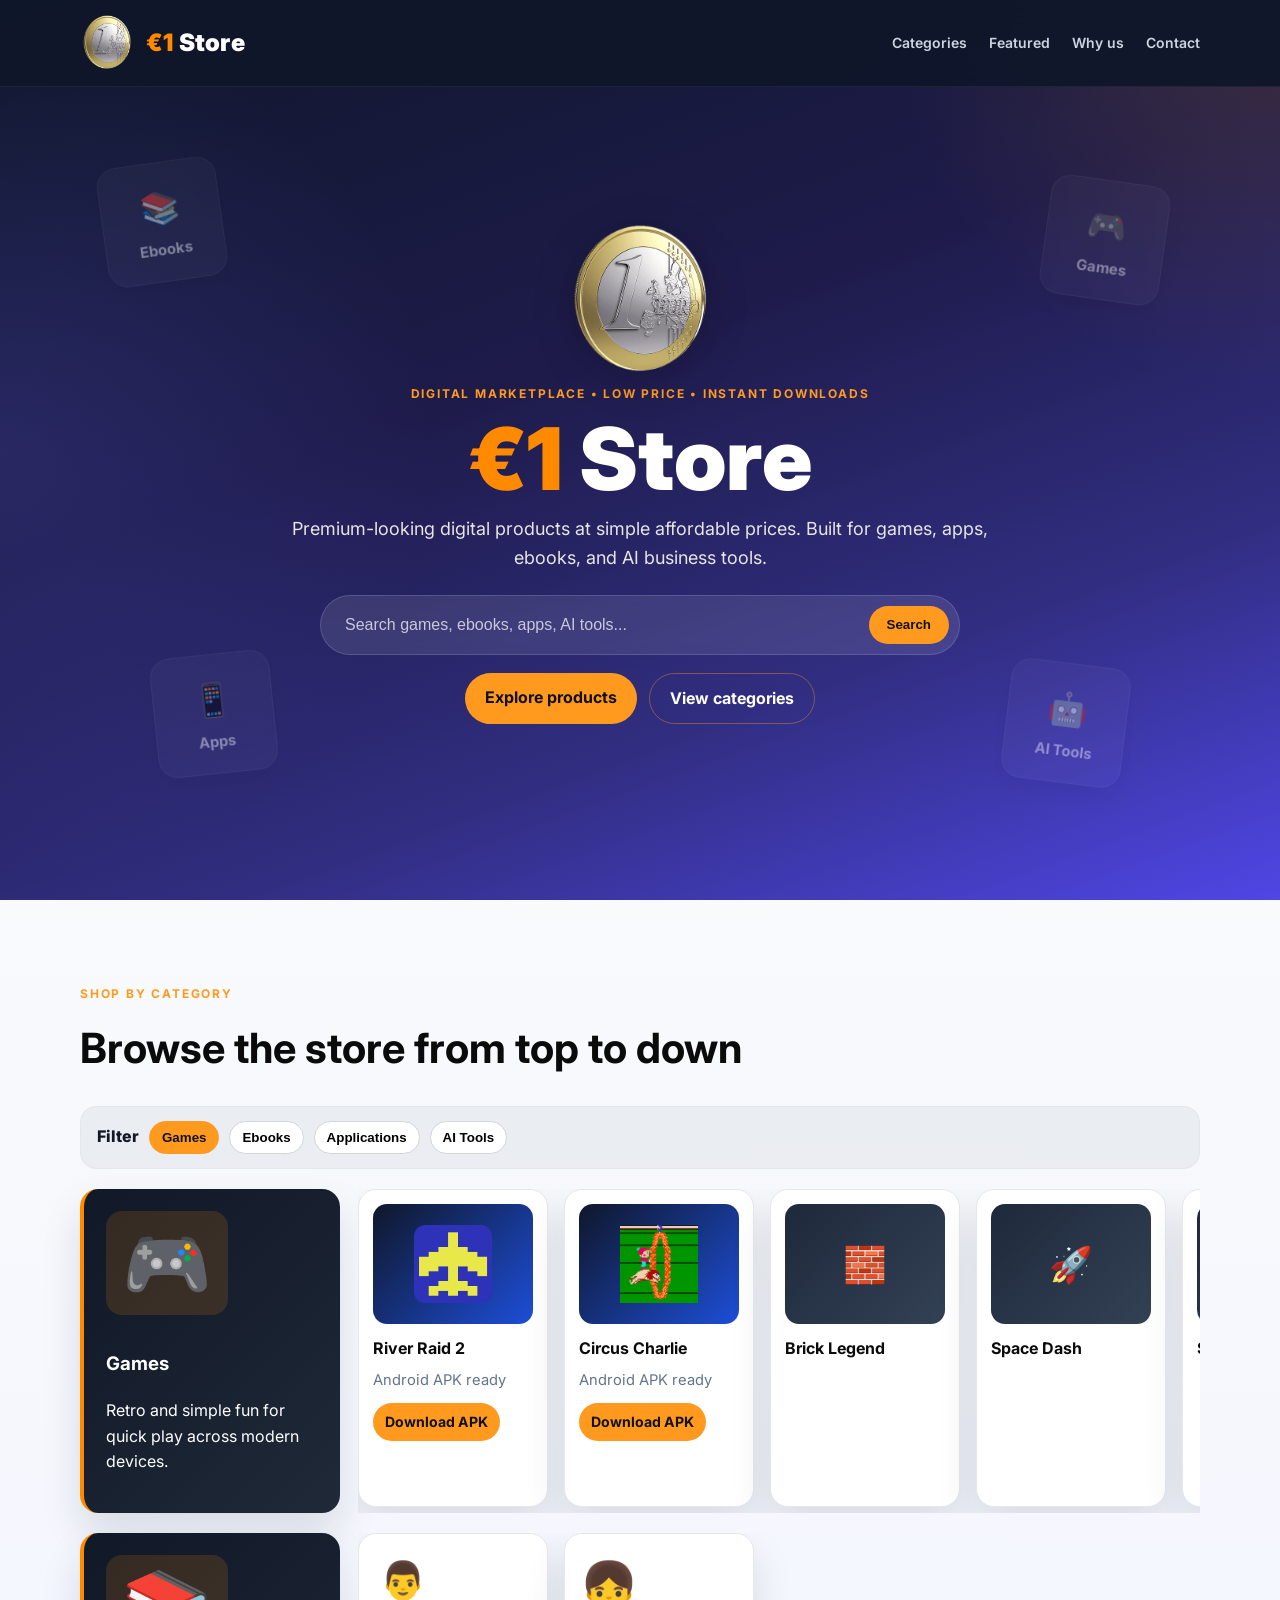
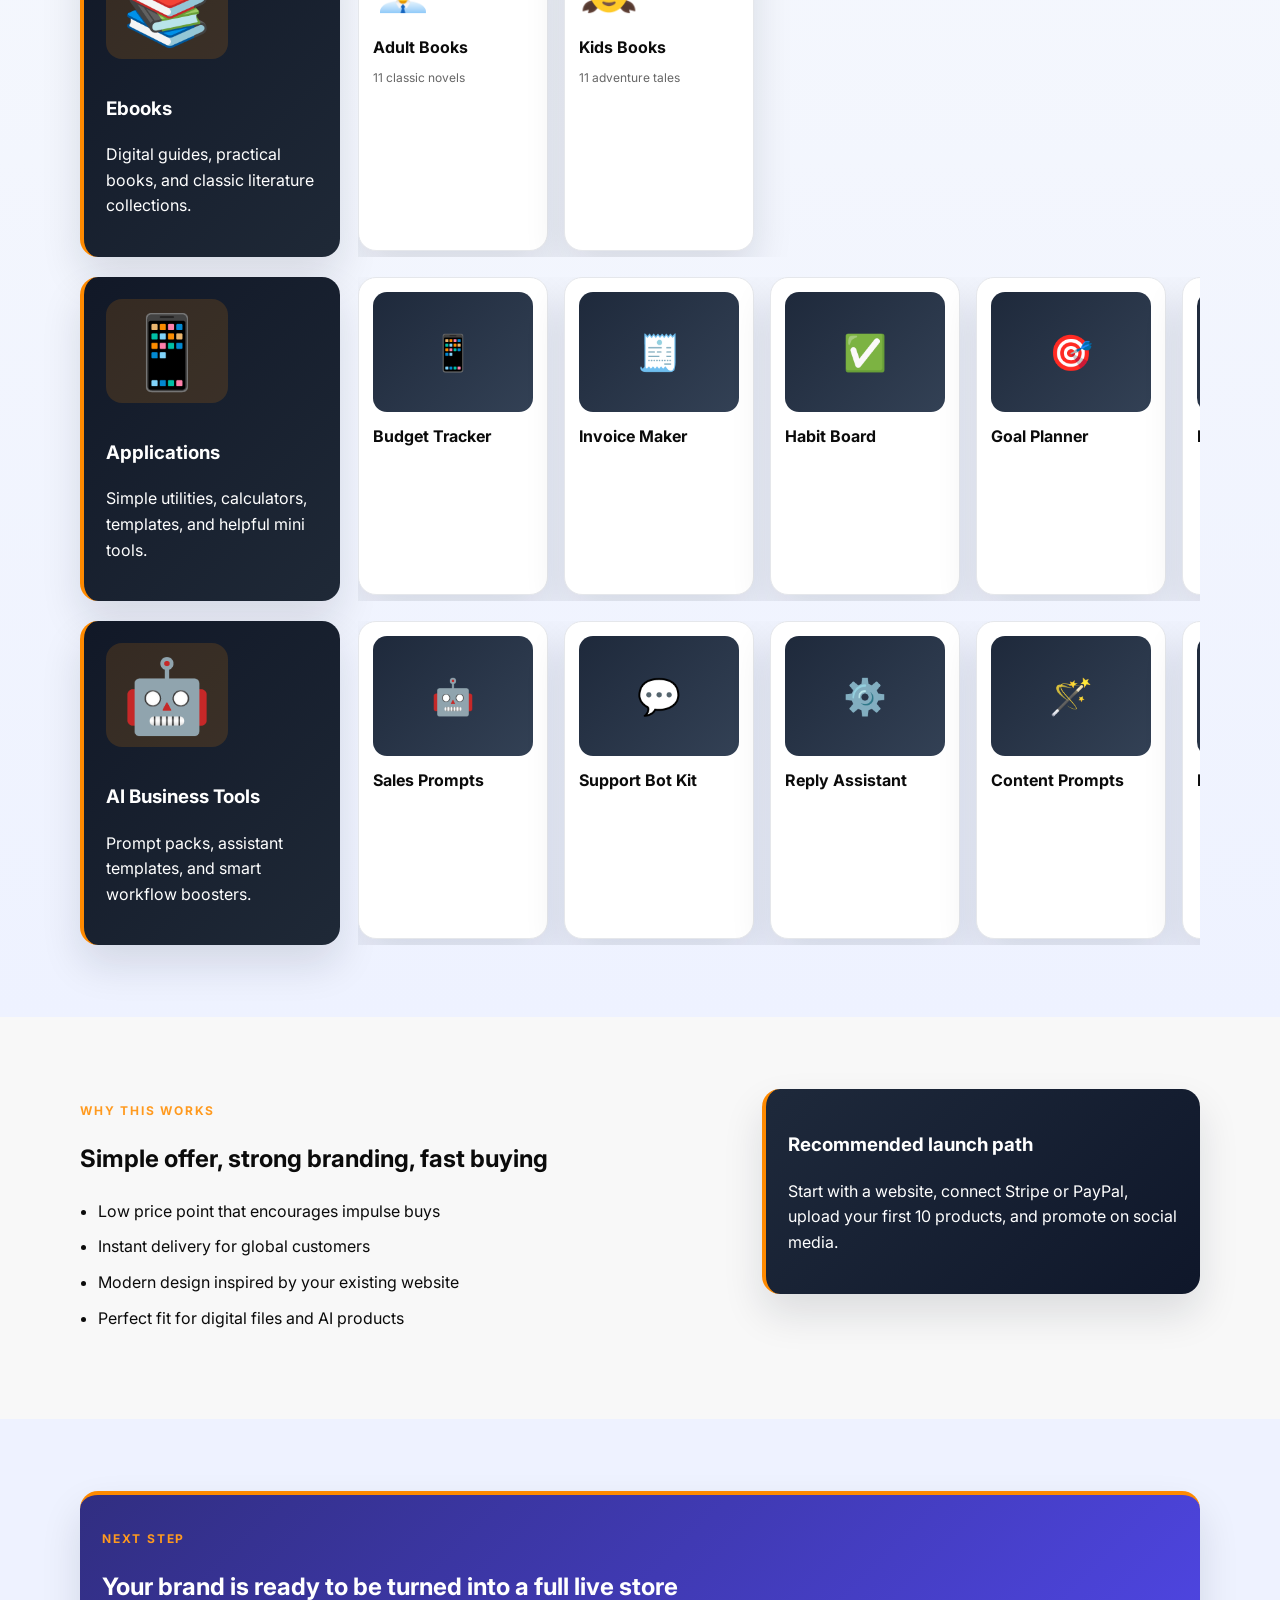
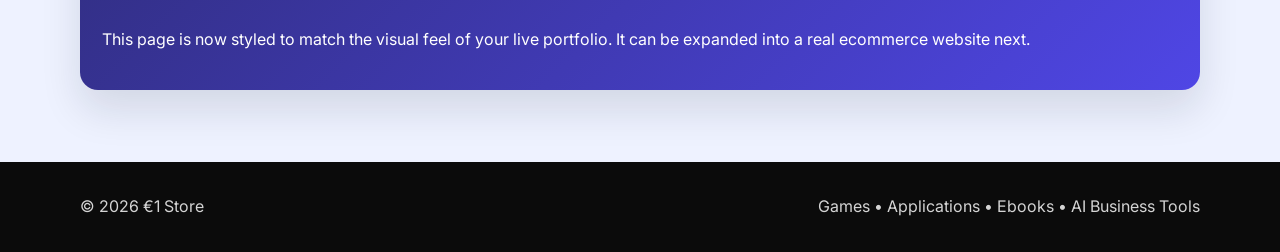
<file: one-euro-store/index.html>
<!DOCTYPE html>
<html lang="en">
  <head>
    <meta charset="UTF-8" />
    <meta name="viewport" content="width=device-width, initial-scale=1.0" />
    <title>€1 Store | Digital products marketplace</title>
    <meta
      name="description"
      content="€1 Store offers games, applications, ebooks, and AI business tools in a premium modern storefront."
    />
    <link rel="icon" type="image/png" href="assets/euro-logo-clean.png" />
    <link rel="preconnect" href="https://fonts.googleapis.com" />
    <link rel="preconnect" href="https://fonts.gstatic.com" crossorigin />
    <link href="https://fonts.googleapis.com/css2?family=Inter:wght@400;500;600;700;800;900&display=swap" rel="stylesheet" />
    <link rel="stylesheet" href="styles.css" />
  </head>
  <body>
    <header class="nav-shell">
      <div class="container nav-bar">
        <a class="brand" href="#top">
          <img class="brand-logo" src="assets/euro-logo-clean.png" alt="€1 Store logo" />
          <span class="brand-text"><span class="gold-text">€1</span> <span class="white-text">Store</span></span>
        </a>
        <nav class="nav-links">
          <a href="#categories">Categories</a>
          <a href="#featured">Featured</a>
          <a href="#benefits">Why us</a>
          <a href="#contact">Contact</a>
        </nav>
      </div>
    </header>

    <main id="top">
      <section class="hero-section">
        <div class="hero-overlay"></div>
        <div class="hero-scene" aria-hidden="true">
          <div class="scene-card scene-card-1">
            <span class="scene-icon">📚</span>
            <span class="scene-title">Ebooks</span>
          </div>
          <div class="scene-card scene-card-2">
            <span class="scene-icon">🎮</span>
            <span class="scene-title">Games</span>
          </div>
          <div class="scene-card scene-card-3">
            <span class="scene-icon">📱</span>
            <span class="scene-title">Apps</span>
          </div>
          <div class="scene-card scene-card-4">
            <span class="scene-icon">🤖</span>
            <span class="scene-title">AI Tools</span>
          </div>
        </div>
        <div class="container hero-content">
          <div class="hero-logo-wrap">
            <img class="hero-logo" src="assets/euro-logo-clean.png" alt="€1 coin logo" />
          </div>
          <p class="hero-label">Digital marketplace • low price • instant downloads</p>
          <h1><span class="gold-text">€1</span> <span class="white-text">Store</span></h1>
          <p class="hero-subtitle">
            Premium-looking digital products at simple affordable prices. Built for
            games, apps, ebooks, and AI business tools.
          </p>
          <form class="hero-search" role="search">
            <input type="search" placeholder="Search games, ebooks, apps, AI tools..." aria-label="Search products" />
            <button type="submit">Search</button>
          </form>
          <div class="hero-buttons">
            <a class="btn btn-primary" href="#categories">Explore products</a>
            <a class="btn btn-secondary" href="#categories">View categories</a>
          </div>
        </div>
      </section>

      <section id="categories" class="section catalog-section">
        <div class="container">
          <div class="section-heading">
            <p class="section-tag">Shop by category</p>
            <h2>Browse the store from top to down</h2>
          </div>

          <div class="filter-panel">
            <span class="filter-label">Filter</span>
            <button class="filter-chip active">Games</button>
            <button class="filter-chip">Ebooks</button>
            <button class="filter-chip">Applications</button>
            <button class="filter-chip">AI Tools</button>
          </div>

          <div class="category-stack">
            <div class="category-row">
              <div class="category-intro">
                <div class="category-icon">🎮</div>
                <h3>Games</h3>
                <p>Retro and simple fun for quick play across modern devices.</p>
              </div>
              <div class="category-strip">
                <article class="game-visual-card featured-local-game">
                  <div class="game-thumb image-thumb">
                    <img class="product-thumb-image" src="assets/river-raid-icon.png" alt="River Raid 2 icon" />
                  </div>
                  <h4>River Raid 2</h4>
                  <p class="card-meta">Android APK ready</p>
                  <a class="mini-download-btn" href="downloads/river-raid-2-27.apk" download>Download APK</a>
                </article>
                <article class="game-visual-card featured-local-game">
                  <div class="game-thumb image-thumb">
                    <img class="product-thumb-image" src="assets/circus-charlie.jpg" alt="Circus Charlie artwork" />
                  </div>
                  <h4>Circus Charlie</h4>
                  <p class="card-meta">Android APK ready</p>
                  <a class="mini-download-btn" href="downloads/circus-charlie-1.5.apk" download>Download APK</a>
                </article>
                <article class="game-visual-card"><div class="game-thumb">🧱</div><h4>Brick Legend</h4></article>
                <article class="game-visual-card"><div class="game-thumb">🚀</div><h4>Space Dash</h4></article>
                <article class="game-visual-card"><div class="game-thumb">🐍</div><h4>Snake World</h4></article>
                <article class="game-visual-card"><div class="game-thumb">👾</div><h4>Retro Blast</h4></article>
              </div>
            </div>

            <div class="category-row">
              <div class="category-intro">
                <div class="category-icon">📚</div>
                <h3>Ebooks</h3>
                <p>Digital guides, practical books, and classic literature collections.</p>
              </div>
              <div class="category-strip">
                <a href="adult-books.html" class="game-visual-card" style="text-decoration: none; color: inherit; flex-direction: column; justify-content: flex-start;">
                  <div style="font-size: 48px; margin-bottom: 10px;">👨‍💼</div>
                  <h4 style="margin: 0; color: var(--dark);">Adult Books</h4>
                  <p style="font-size: 12px; color: #666; margin: 8px 0 0 0;">11 classic novels</p>
                </a>
                <a href="kids-books.html" class="game-visual-card" style="text-decoration: none; color: inherit; flex-direction: column; justify-content: flex-start;">
                  <div style="font-size: 48px; margin-bottom: 10px;">👧</div>
                  <h4 style="margin: 0; color: var(--dark);">Kids Books</h4>
                  <p style="font-size: 12px; color: #666; margin: 8px 0 0 0;">11 adventure tales</p>
                </a>
              </div>
            </div>

            <div class="category-row">
              <div class="category-intro">
                <div class="category-icon">📱</div>
                <h3>Applications</h3>
                <p>Simple utilities, calculators, templates, and helpful mini tools.</p>
              </div>
              <div class="category-strip">
                <article class="game-visual-card"><div class="game-thumb">📱</div><h4>Budget Tracker</h4></article>
                <article class="game-visual-card"><div class="game-thumb">🧾</div><h4>Invoice Maker</h4></article>
                <article class="game-visual-card"><div class="game-thumb">✅</div><h4>Habit Board</h4></article>
                <article class="game-visual-card"><div class="game-thumb">🎯</div><h4>Goal Planner</h4></article>
                <article class="game-visual-card"><div class="game-thumb">📊</div><h4>Mini Dashboard</h4></article>
              </div>
            </div>

            <div class="category-row">
              <div class="category-intro">
                <div class="category-icon">🤖</div>
                <h3>AI Business Tools</h3>
                <p>Prompt packs, assistant templates, and smart workflow boosters.</p>
              </div>
              <div class="category-strip">
                <article class="game-visual-card"><div class="game-thumb">🤖</div><h4>Sales Prompts</h4></article>
                <article class="game-visual-card"><div class="game-thumb">💬</div><h4>Support Bot Kit</h4></article>
                <article class="game-visual-card"><div class="game-thumb">⚙️</div><h4>Reply Assistant</h4></article>
                <article class="game-visual-card"><div class="game-thumb">🪄</div><h4>Content Prompts</h4></article>
                <article class="game-visual-card"><div class="game-thumb">📈</div><h4>Marketing AI</h4></article>
              </div>
            </div>


          </div>
        </div>
      </section>

      <section id="benefits" class="section">
        <div class="container split-box">
          <div>
            <p class="section-tag">Why this works</p>
            <h2>Simple offer, strong branding, fast buying</h2>
            <ul class="benefit-list">
              <li>Low price point that encourages impulse buys</li>
              <li>Instant delivery for global customers</li>
              <li>Modern design inspired by your existing website</li>
              <li>Perfect fit for digital files and AI products</li>
            </ul>
          </div>
          <div class="highlight-box">
            <h3>Recommended launch path</h3>
            <p>Start with a website, connect Stripe or PayPal, upload your first 10 products, and promote on social media.</p>
          </div>
        </div>
      </section>

      <section id="contact" class="section cta-section">
        <div class="container cta-box">
          <p class="section-tag">Next step</p>
          <h2>Your brand is ready to be turned into a full live store</h2>
          <p>
            This page is now styled to match the visual feel of your live portfolio.
            It can be expanded into a real ecommerce website next.
          </p>
        </div>
      </section>
    </main>

    <footer class="site-footer">
      <div class="container footer-row">
        <p>© <span id="year"></span> €1 Store</p>
        <p>Games • Applications • Ebooks • AI Business Tools</p>
      </div>
    </footer>

    <script src="script.js"></script>
  </body>
</html>
</file>
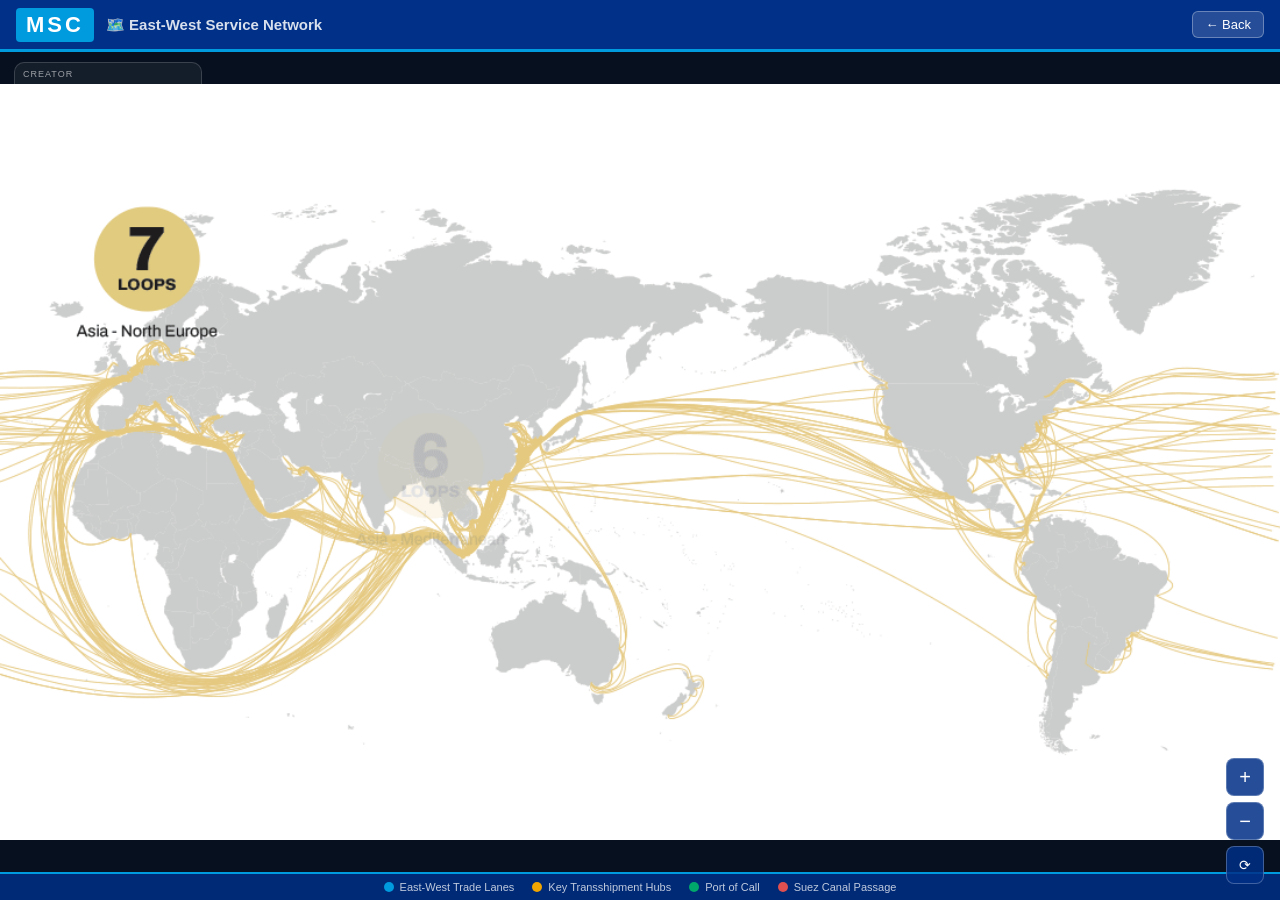
<file: msc-shipping-game/east-west-map.html>
<!DOCTYPE html>
<html lang="en">
<head>
<meta charset="UTF-8">
<meta name="viewport" content="width=device-width, initial-scale=1.0, user-scalable=no">
<title>MSC East-West Service Network Map</title>
<style>
* { margin:0; padding:0; box-sizing:border-box; -webkit-tap-highlight-color:transparent; }
:root {
  --navy:#003087; --blue:#009ADE; --dark:#001a4d; --bg:#060f1e;
  --gold:#f0a500; --green:#00a86b; --red:#e05050;
}
html, body {
  width:100%; height:100%; overflow:hidden;
  background:var(--bg); font-family:'Segoe UI',Arial,sans-serif; color:#fff;
  display:flex; flex-direction:column;
}

/* ── HEADER ── */
.hdr {
  background:var(--navy); border-bottom:3px solid var(--blue);
  padding:10px 16px; display:flex; align-items:center; gap:12px;
  flex-shrink:0; height:52px;
}
.hdr-logo {
  font-size:22px; font-weight:900; letter-spacing:3px;
  background:var(--blue); padding:3px 10px; border-radius:4px;
  display:flex; align-items:center; justify-content:center;
  min-width:64px; height:34px;
}
.hdr-title { font-size:15px; font-weight:600; color:rgba(255,255,255,0.85); flex:1; }
.hdr-back {
  margin-left:auto; background:rgba(255,255,255,0.15);
  border:1px solid rgba(255,255,255,0.3); color:#fff;
  padding:5px 12px; border-radius:6px; cursor:pointer; font-size:13px;
  text-decoration:none; display:inline-flex; align-items:center; gap:6px;
  transition:background 0.2s;
}
.hdr-back:hover { background:rgba(255,255,255,0.25); }

/* ── MAP CONTAINER ── */
.map-wrap {
  flex:1; display:flex; flex-direction:column;
  align-items:center; justify-content:flex-start;
  overflow:auto; padding:0; position:relative;
  background:#06101e;
}
.map-img {
  width:100%;
  max-width:100%;
  height:100%;
  object-fit:contain;
  display:block;
}

/* ── LABEL BAR ── */
.label-bar {
  flex-shrink:0; background:rgba(0,48,135,0.85);
  border-top:2px solid var(--blue);
  padding:7px 16px;
  display:flex; align-items:center; justify-content:center; gap:18px;
  flex-wrap:wrap;
}
.lbl-item {
  display:flex; align-items:center; gap:6px;
  font-size:11px; color:rgba(255,255,255,0.75);
}
.lbl-dot {
  width:10px; height:10px; border-radius:50%; flex-shrink:0;
}

/* ── CREATOR CARD ── */
.maker-card {
  position:fixed;
  top:62px;
  left:14px;
  background:rgba(255,255,255,0.06);
  border:1px solid rgba(255,255,255,0.16);
  border-radius:10px;
  padding:6px 8px;
  width:188px;
  max-width:36vw;
  z-index:10;
}
.maker-title {
  font-size:9px; text-transform:uppercase;
  letter-spacing:1px; color:rgba(255,255,255,0.58); margin-bottom:4px;
}
.maker-line { font-size:10px; color:rgba(255,255,255,0.9); margin-bottom:2px; }
.maker-line strong { color:#fff; }
.maker-note {
  margin-top:5px; font-size:9px;
  color:rgba(255,255,255,0.72); line-height:1.3;
}

/* ── ZOOM CONTROLS ── */
.zoom-bar {
  position:fixed; bottom:16px; right:16px;
  display:flex; flex-direction:column; gap:6px; z-index:10;
}
.zbtn {
  width:38px; height:38px; border-radius:8px;
  background:rgba(0,48,135,0.85); border:1px solid rgba(255,255,255,0.25);
  color:#fff; font-size:20px; cursor:pointer;
  display:flex; align-items:center; justify-content:center;
  transition:background 0.2s; user-select:none;
}
.zbtn:hover { background:rgba(0,154,222,0.6); }

/* ── Toast ── */
#toast {
  position:fixed; bottom:70px; left:50%; transform:translateX(-50%);
  background:rgba(6,10,24,0.92); color:#fff; padding:10px 20px;
  border-radius:8px; font-size:12px; z-index:99999;
  border:1px solid rgba(255,255,255,0.15); pointer-events:none;
  opacity:0; transition:opacity 0.3s; max-width:90vw; text-align:center;
}

/* ── Responsive ── */
@media(max-width:580px){
  .hdr-title { font-size:13px; }
  .maker-card { max-width:52vw; }
  .label-bar { gap:10px; padding:6px 10px; }
  .lbl-item { font-size:10px; }
}
</style>
</head>
<body>

<!-- HEADER -->
<div class="hdr">
  <div class="hdr-logo">MSC</div>
  <div class="hdr-title">🗺️ East-West Service Network</div>
  <a class="hdr-back" href="index.html">← Back</a>
</div>

<!-- CREATOR CARD -->
<div class="maker-card">
  <div class="maker-title">Creator</div>
  <div class="maker-line"><strong>Name:</strong> Rudwan Barouni</div>
  <div class="maker-line"><strong>Email:</strong> Rudwan.barouni@gmail.com</div>
  <div class="maker-line"><strong>Phone:</strong> +387-61657883</div>
  <div class="maker-note">Designed and developed by Rudwan Barouni. Copyright © 2026. All rights reserved.</div>
</div>

<!-- MAP IMAGE -->
<div class="map-wrap" id="mapWrap">
  <img
    id="mapImg"
    class="map-img"
    src="east-west-map.gif"
    alt="MSC East-West Service Network Map"
    draggable="false"
  />
</div>

<!-- LEGEND BAR -->
<div class="label-bar">
  <div class="lbl-item"><div class="lbl-dot" style="background:#009ADE;"></div>East-West Trade Lanes</div>
  <div class="lbl-item"><div class="lbl-dot" style="background:#f0a500;"></div>Key Transshipment Hubs</div>
  <div class="lbl-item"><div class="lbl-dot" style="background:#00a86b;"></div>Port of Call</div>
  <div class="lbl-item"><div class="lbl-dot" style="background:#e05050;"></div>Suez Canal Passage</div>
</div>

<!-- ZOOM BUTTONS -->
<div class="zoom-bar">
  <button class="zbtn" id="btnZoomIn" title="Zoom In">+</button>
  <button class="zbtn" id="btnZoomOut" title="Zoom Out">−</button>
  <button class="zbtn" id="btnZoomReset" title="Reset" style="font-size:14px;">⟳</button>
</div>

<!-- TOAST -->
<div id="toast"></div>

<script>
// ── Pinch/Zoom & Pan ──
const wrap = document.getElementById('mapWrap');
const img  = document.getElementById('mapImg');

let scale = 1, originX = 0, originY = 0;
let isDragging = false, startX = 0, startY = 0, lastX = 0, lastY = 0;

function applyTransform() {
  img.style.transform = `translate(${originX}px, ${originY}px) scale(${scale})`;
  img.style.transformOrigin = '50% 50%';
}

// Mouse wheel zoom
wrap.addEventListener('wheel', e => {
  e.preventDefault();
  const delta = e.deltaY > 0 ? 0.9 : 1.1;
  scale = Math.min(Math.max(scale * delta, 0.5), 8);
  applyTransform();
}, { passive: false });

// Mouse drag pan
wrap.addEventListener('mousedown', e => {
  if (scale <= 1) return;
  isDragging = true;
  startX = e.clientX - lastX;
  startY = e.clientY - lastY;
  wrap.style.cursor = 'grabbing';
});
window.addEventListener('mousemove', e => {
  if (!isDragging) return;
  originX = e.clientX - startX;
  originY = e.clientY - startY;
  lastX = originX; lastY = originY;
  applyTransform();
});
window.addEventListener('mouseup', () => {
  isDragging = false;
  wrap.style.cursor = '';
});

// Touch pinch-zoom
let lastDist = 0;
wrap.addEventListener('touchstart', e => {
  if (e.touches.length === 2) {
    const dx = e.touches[0].clientX - e.touches[1].clientX;
    const dy = e.touches[0].clientY - e.touches[1].clientY;
    lastDist = Math.hypot(dx, dy);
  } else if (e.touches.length === 1 && scale > 1) {
    isDragging = true;
    startX = e.touches[0].clientX - lastX;
    startY = e.touches[0].clientY - lastY;
  }
}, { passive: true });
wrap.addEventListener('touchmove', e => {
  if (e.touches.length === 2) {
    e.preventDefault();
    const dx = e.touches[0].clientX - e.touches[1].clientX;
    const dy = e.touches[0].clientY - e.touches[1].clientY;
    const dist = Math.hypot(dx, dy);
    const delta = dist / lastDist;
    scale = Math.min(Math.max(scale * delta, 0.5), 8);
    lastDist = dist;
    applyTransform();
  } else if (e.touches.length === 1 && isDragging) {
    e.preventDefault();
    originX = e.touches[0].clientX - startX;
    originY = e.touches[0].clientY - startY;
    lastX = originX; lastY = originY;
    applyTransform();
  }
}, { passive: false });
wrap.addEventListener('touchend', () => { isDragging = false; });

// Zoom buttons
document.getElementById('btnZoomIn').addEventListener('click', () => {
  scale = Math.min(scale * 1.3, 8); applyTransform();
});
document.getElementById('btnZoomOut').addEventListener('click', () => {
  scale = Math.max(scale * 0.77, 0.5); applyTransform();
});
document.getElementById('btnZoomReset').addEventListener('click', () => {
  scale = 1; originX = 0; originY = 0; lastX = 0; lastY = 0;
  applyTransform();
  showToast('Map reset');
});

function showToast(msg) {
  const t = document.getElementById('toast');
  t.textContent = msg;
  t.style.opacity = '1';
  clearTimeout(showToast._tid);
  showToast._tid = setTimeout(() => { t.style.opacity = '0'; }, 2000);
}
</script>
</body>
</html>
</file>
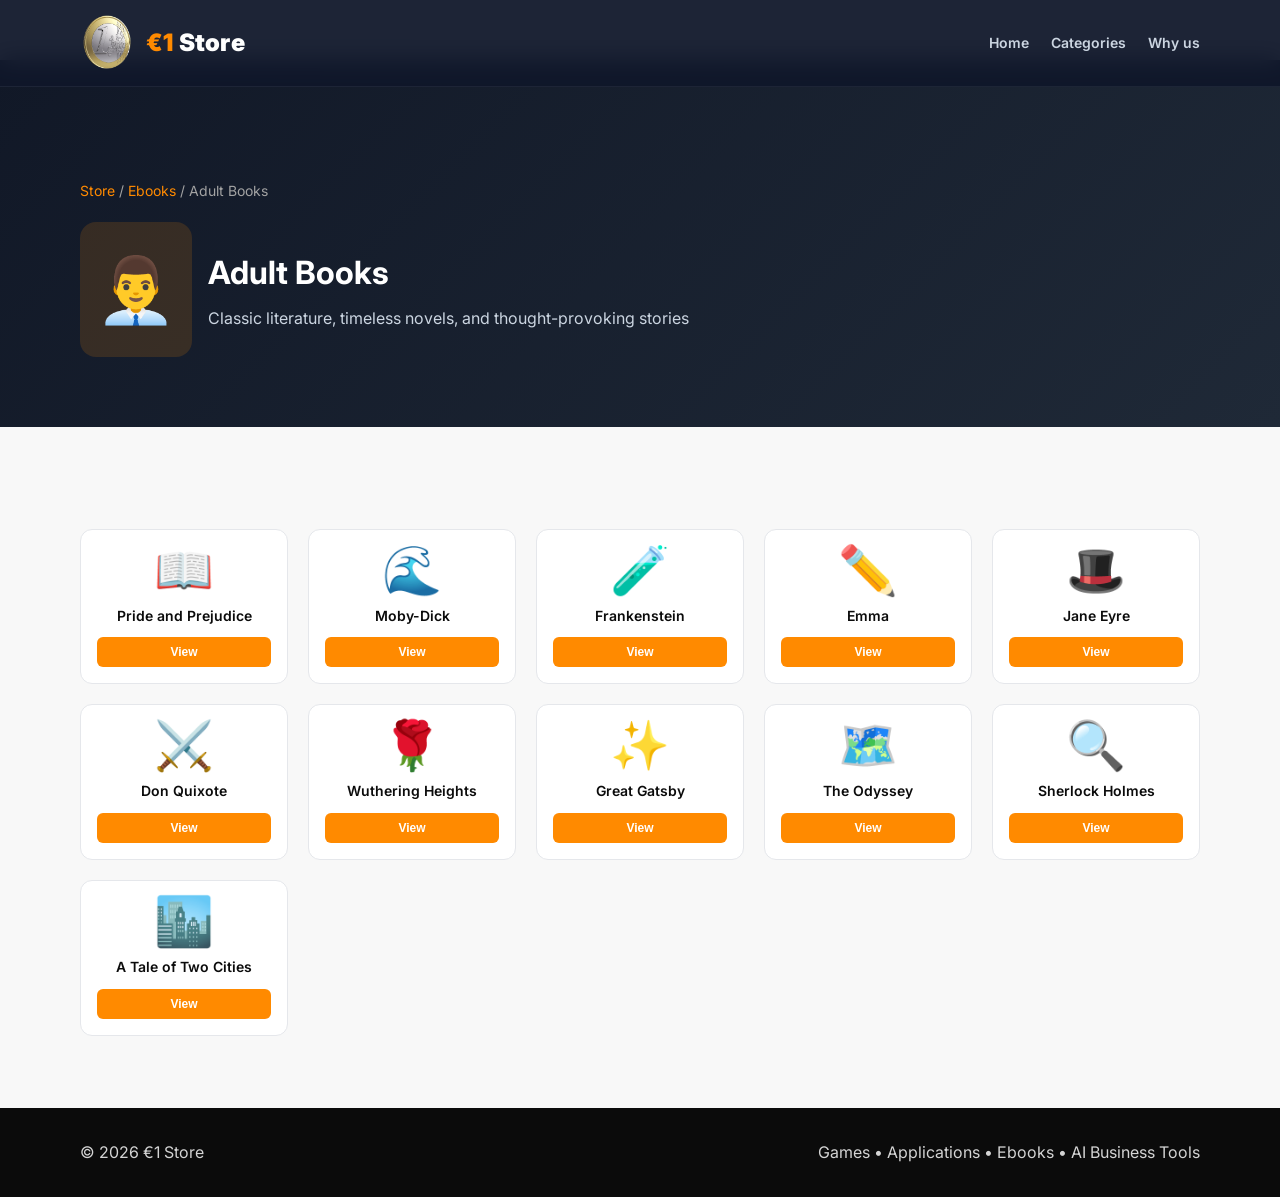
<file: one-euro-store/adult-books.html>
<!DOCTYPE html>
<html lang="en">
  <head>
    <meta charset="UTF-8" />
    <meta name="viewport" content="width=device-width, initial-scale=1.0" />
    <title>Adult Books | €1 Store</title>
    <link rel="icon" type="image/png" href="assets/euro-logo-clean.png" />
    <link rel="preconnect" href="https://fonts.googleapis.com" />
    <link rel="preconnect" href="https://fonts.gstatic.com" crossorigin />
    <link href="https://fonts.googleapis.com/css2?family=Inter:wght@400;500;600;700;800;900&display=swap" rel="stylesheet" />
    <link rel="stylesheet" href="styles.css" />
    <style>
      .books-grid {
        display: grid;
        grid-template-columns: repeat(auto-fill, minmax(200px, 1fr));
        gap: 20px;
        margin-top: 30px;
      }
      .book-card {
        background: var(--white);
        border: 1px solid #e5e7eb;
        border-radius: 12px;
        padding: 16px;
        text-align: center;
        cursor: pointer;
        transition: all 0.3s ease;
        text-decoration: none;
        color: var(--dark);
        display: flex;
        flex-direction: column;
        gap: 12px;
      }
      .book-card:hover {
        box-shadow: 0 10px 25px rgba(15, 23, 42, 0.15);
        transform: translateY(-4px);
      }
      .book-icon {
        font-size: 48px;
        line-height: 1;
      }
      .book-title {
        font-weight: 600;
        font-size: 14px;
        line-height: 1.4;
      }
      .download-btn {
        background: #ff8a00;
        color: white;
        border: none;
        padding: 8px 14px;
        border-radius: 6px;
        font-size: 12px;
        font-weight: 600;
        cursor: pointer;
        margin-top: auto;
      }
      .download-btn:hover {
        background: #d65f00;
      }
      .category-header {
        display: flex;
        align-items: center;
        gap: 16px;
        margin-bottom: 30px;
      }
      .category-header-icon {
        font-size: 64px;
        background: rgba(255, 138, 0, 0.15);
        padding: 16px;
        border-radius: 16px;
      }
      .breadcrumb {
        color: #a3a3a3;
        font-size: 14px;
        margin-bottom: 20px;
      }
      .breadcrumb a {
        color: #ff8a00;
        text-decoration: none;
      }
      .breadcrumb a:hover {
        text-decoration: underline;
      }
    </style>
  </head>
  <body>
    <header class="nav-shell">
      <div class="container nav-bar">
        <a class="brand" href="index.html">
          <img class="brand-logo" src="assets/euro-logo-clean.png" alt="€1 Store logo" />
          <span class="brand-text"><span class="gold-text">€1</span> <span class="white-text">Store</span></span>
        </a>
        <nav class="nav-links">
          <a href="index.html">Home</a>
          <a href="index.html#categories">Categories</a>
          <a href="index.html#benefits">Why us</a>
        </nav>
      </div>
    </header>

    <main style="padding-top: 100px;">
      <section class="section" style="background: linear-gradient(135deg, #111827 0%, #1f2937 100%); padding: 40px 0; margin-top: -40px; padding-top: 120px;">
        <div class="container">
          <div class="breadcrumb">
            <a href="index.html">Store</a> / <a href="index.html#categories">Ebooks</a> / Adult Books
          </div>
          <div class="category-header">
            <div class="category-header-icon">👨‍💼</div>
            <div>
              <h1 style="color: white; margin: 0; font-size: 32px;">Adult Books</h1>
              <p style="color: #cbd5e1; margin: 8px 0 0 0;">Classic literature, timeless novels, and thought-provoking stories</p>
            </div>
          </div>
        </div>
      </section>

      <section class="section">
        <div class="container">
          <div class="books-grid">
            <a href="book-pride-prejudice.html" class="book-card">
              <div class="book-icon">📖</div>
              <div class="book-title">Pride and Prejudice</div>
              <button class="download-btn" onclick="event.preventDefault(); window.location.href='book-pride-prejudice.html'">View</button>
            </a>
            <a href="book-moby-dick.html" class="book-card">
              <div class="book-icon">🌊</div>
              <div class="book-title">Moby-Dick</div>
              <button class="download-btn" onclick="event.preventDefault(); window.location.href='book-moby-dick.html'">View</button>
            </a>
            <a href="book-frankenstein.html" class="book-card">
              <div class="book-icon">🧪</div>
              <div class="book-title">Frankenstein</div>
              <button class="download-btn" onclick="event.preventDefault(); window.location.href='book-frankenstein.html'">View</button>
            </a>
            <a href="book-emma.html" class="book-card">
              <div class="book-icon">✏️</div>
              <div class="book-title">Emma</div>
              <button class="download-btn" onclick="event.preventDefault(); window.location.href='book-emma.html'">View</button>
            </a>
            <a href="book-jane-eyre.html" class="book-card">
              <div class="book-icon">🎩</div>
              <div class="book-title">Jane Eyre</div>
              <button class="download-btn" onclick="event.preventDefault(); window.location.href='book-jane-eyre.html'">View</button>
            </a>
            <a href="book-don-quixote.html" class="book-card">
              <div class="book-icon">⚔️</div>
              <div class="book-title">Don Quixote</div>
              <button class="download-btn" onclick="event.preventDefault(); window.location.href='book-don-quixote.html'">View</button>
            </a>
            <a href="book-wuthering-heights.html" class="book-card">
              <div class="book-icon">🌹</div>
              <div class="book-title">Wuthering Heights</div>
              <button class="download-btn" onclick="event.preventDefault(); window.location.href='book-wuthering-heights.html'">View</button>
            </a>
            <a href="book-great-gatsby.html" class="book-card">
              <div class="book-icon">✨</div>
              <div class="book-title">Great Gatsby</div>
              <button class="download-btn" onclick="event.preventDefault(); window.location.href='book-great-gatsby.html'">View</button>
            </a>
            <a href="book-odyssey.html" class="book-card">
              <div class="book-icon">🗺️</div>
              <div class="book-title">The Odyssey</div>
              <button class="download-btn" onclick="event.preventDefault(); window.location.href='book-odyssey.html'">View</button>
            </a>
            <a href="book-sherlock-holmes.html" class="book-card">
              <div class="book-icon">🔍</div>
              <div class="book-title">Sherlock Holmes</div>
              <button class="download-btn" onclick="event.preventDefault(); window.location.href='book-sherlock-holmes.html'">View</button>
            </a>
            <a href="book-tale-two-cities.html" class="book-card">
              <div class="book-icon">🏙️</div>
              <div class="book-title">A Tale of Two Cities</div>
              <button class="download-btn" onclick="event.preventDefault(); window.location.href='book-tale-two-cities.html'">View</button>
            </a>
          </div>
        </div>
      </section>
    </main>

    <footer class="site-footer">
      <div class="container footer-row">
        <p>© <span id="year"></span> €1 Store</p>
        <p>Games • Applications • Ebooks • AI Business Tools</p>
      </div>
    </footer>

    <script src="script.js"></script>
  </body>
</html>
</file>
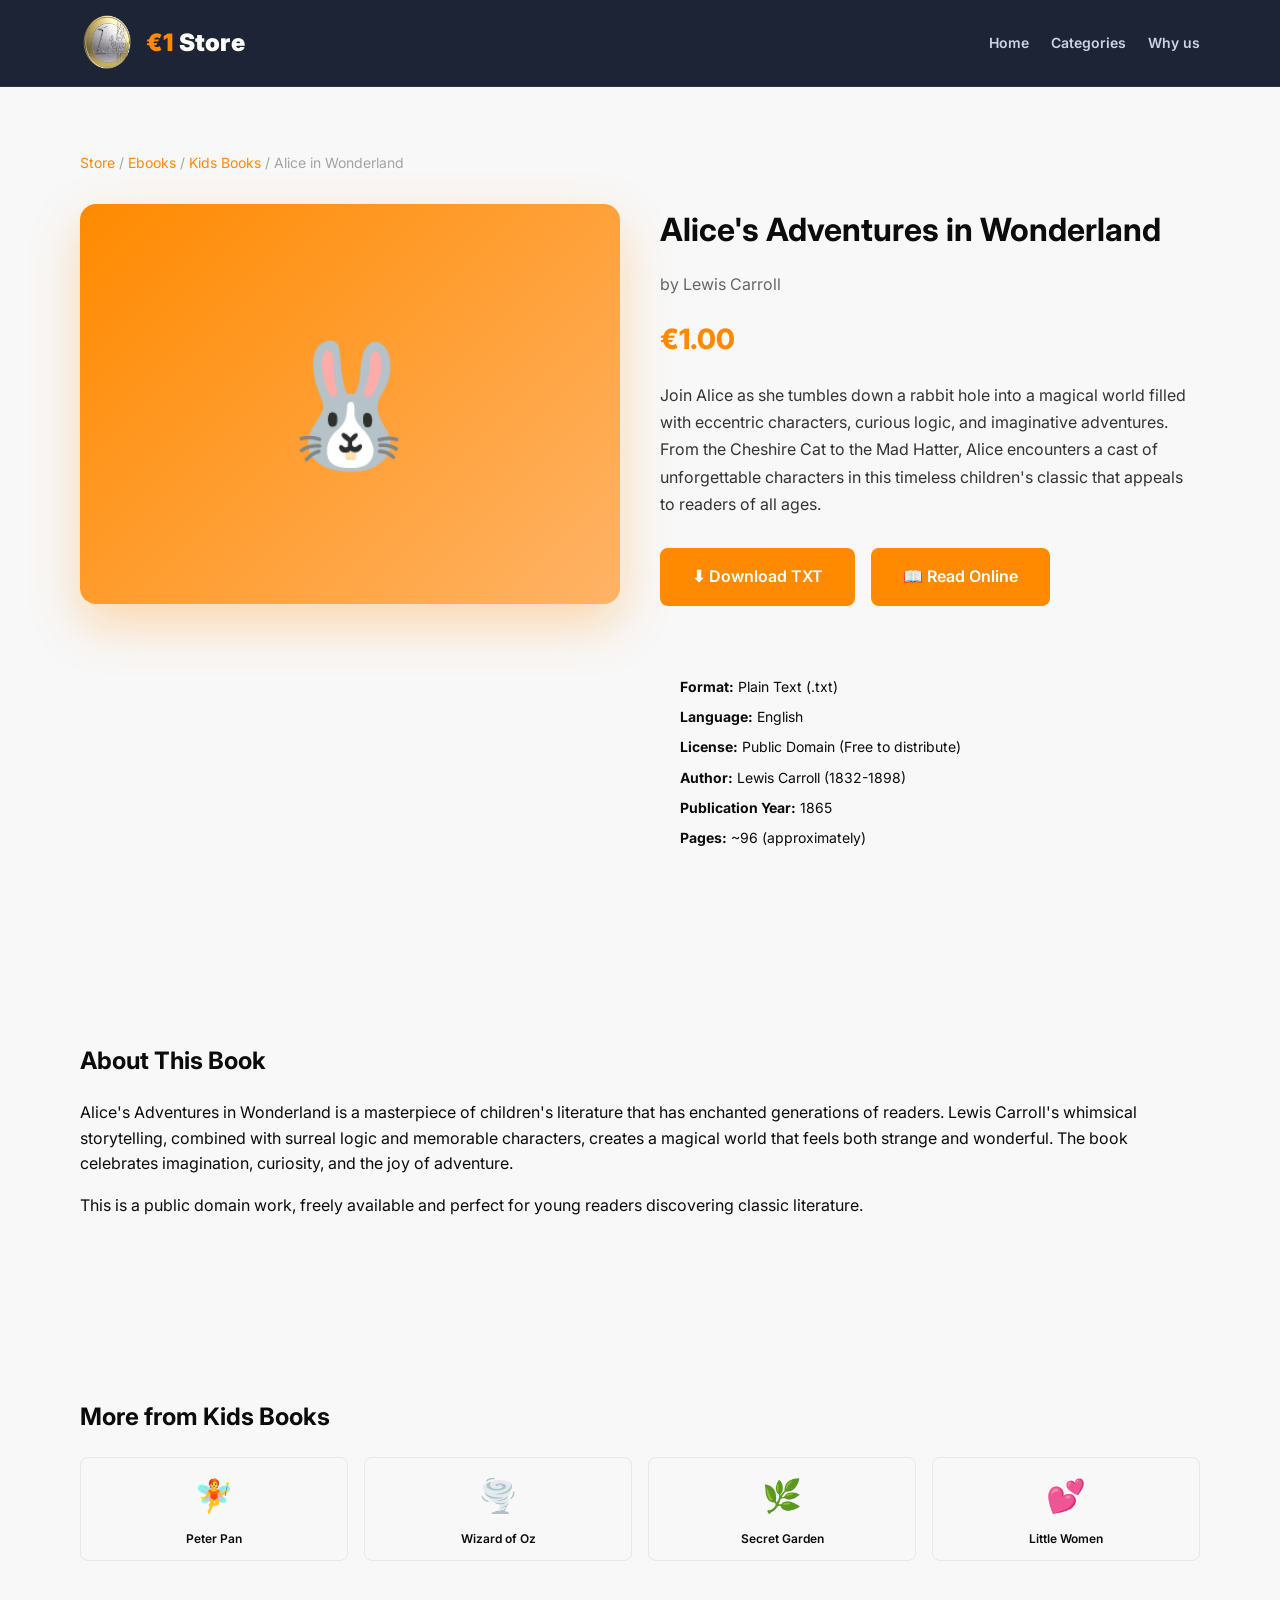
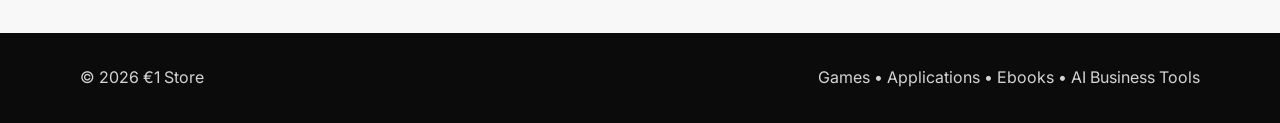
<file: one-euro-store/book-alice-wonderland.html>
<!DOCTYPE html>
<html lang="en">
  <head>
    <meta charset="UTF-8" />
    <meta name="viewport" content="width=device-width, initial-scale=1.0" />
    <title>Alice in Wonderland | €1 Store</title>
    <link rel="icon" type="image/png" href="assets/euro-logo-clean.png" />
    <link rel="preconnect" href="https://fonts.googleapis.com" />
    <link rel="preconnect" href="https://fonts.gstatic.com" crossorigin />
    <link href="https://fonts.googleapis.com/css2?family=Inter:wght@400;500;600;700;800;900&display=swap" rel="stylesheet" />
    <link rel="stylesheet" href="styles.css" />
    <style>
      .book-detail {
        display: grid;
        grid-template-columns: 1fr 1fr;
        gap: 40px;
        margin-top: 30px;
        align-items: start;
      }
      .book-cover {
        font-size: 120px;
        background: linear-gradient(135deg, #ff8a00 0%, #ffb366 100%);
        border-radius: 16px;
        padding: 40px;
        display: flex;
        align-items: center;
        justify-content: center;
        min-height: 400px;
        box-shadow: 0 20px 50px rgba(255, 138, 0, 0.3);
      }
      .book-info h1 {
        font-size: 32px;
        margin: 0 0 16px 0;
        color: var(--dark);
      }
      .book-author {
        color: #666;
        font-size: 16px;
        margin-bottom: 20px;
      }
      .book-price {
        font-size: 28px;
        font-weight: 800;
        color: #ff8a00;
        margin-bottom: 20px;
      }
      .book-description {
        color: #333;
        line-height: 1.7;
        margin-bottom: 30px;
      }
      .download-link {
        display: inline-block;
        background: #ff8a00;
        color: white;
        padding: 16px 32px;
        border-radius: 8px;
        text-decoration: none;
        font-weight: 600;
        font-size: 16px;
        cursor: pointer;
        border: none;
        margin-right: 12px;
        margin-bottom: 12px;
        transition: all 0.3s ease;
      }
      .download-link:hover {
        background: #d65f00;
        transform: translateY(-2px);
        box-shadow: 0 10px 20px rgba(15, 23, 42, 0.2);
      }
      .book-details-list {
        background: #f8f8f8;
        padding: 20px;
        border-radius: 8px;
        margin-top: 30px;
      }
      .book-details-list p {
        margin: 8px 0;
        font-size: 14px;
      }
      .book-details-list strong {
        color: var(--dark);
      }
      .breadcrumb {
        color: #a3a3a3;
        font-size: 14px;
        margin-bottom: 20px;
      }
      .breadcrumb a {
        color: #ff8a00;
        text-decoration: none;
      }
      .breadcrumb a:hover {
        text-decoration: underline;
      }
      @media (max-width: 768px) {
        .book-detail {
          grid-template-columns: 1fr;
        }
      }
    </style>
  </head>
  <body>
    <header class="nav-shell">
      <div class="container nav-bar">
        <a class="brand" href="index.html">
          <img class="brand-logo" src="assets/euro-logo-clean.png" alt="€1 Store logo" />
          <span class="brand-text"><span class="gold-text">€1</span> <span class="white-text">Store</span></span>
        </a>
        <nav class="nav-links">
          <a href="index.html">Home</a>
          <a href="index.html#categories">Categories</a>
          <a href="index.html#benefits">Why us</a>
        </nav>
      </div>
    </header>

    <main style="padding-top: 80px;">
      <section class="section">
        <div class="container">
          <div class="breadcrumb">
            <a href="index.html">Store</a> / <a href="index.html#categories">Ebooks</a> / <a href="kids-books.html">Kids Books</a> / Alice in Wonderland
          </div>

          <div class="book-detail">
            <div class="book-cover">🐰</div>
            
            <div class="book-info">
              <h1>Alice's Adventures in Wonderland</h1>
              <p class="book-author">by Lewis Carroll</p>
              <div class="book-price">€1.00</div>
              
              <p class="book-description">
                Join Alice as she tumbles down a rabbit hole into a magical world filled with eccentric characters, curious logic, and imaginative adventures. From the Cheshire Cat to the Mad Hatter, Alice encounters a cast of unforgettable characters in this timeless children's classic that appeals to readers of all ages.
              </p>

              <div>
                <a href="/downloads/Alices_Adventures_in_Wonderland_pg11.txt" class="download-link" download>⬇ Download TXT</a>
                <a href="https://www.gutenberg.org/ebooks/11" class="download-link" target="_blank">📖 Read Online</a>
              </div>

              <div class="book-details-list">
                <p><strong>Format:</strong> Plain Text (.txt)</p>
                <p><strong>Language:</strong> English</p>
                <p><strong>License:</strong> Public Domain (Free to distribute)</p>
                <p><strong>Author:</strong> Lewis Carroll (1832-1898)</p>
                <p><strong>Publication Year:</strong> 1865</p>
                <p><strong>Pages:</strong> ~96 (approximately)</p>
              </div>
            </div>
          </div>
        </div>
      </section>

      <section class="section" style="background: #f8f8f8;">
        <div class="container">
          <h2>About This Book</h2>
          <p>
            Alice's Adventures in Wonderland is a masterpiece of children's literature that has enchanted generations of readers. Lewis Carroll's whimsical storytelling, combined with surreal logic and memorable characters, creates a magical world that feels both strange and wonderful. The book celebrates imagination, curiosity, and the joy of adventure.
          </p>
          <p>
            This is a public domain work, freely available and perfect for young readers discovering classic literature.
          </p>
        </div>
      </section>

      <section class="section">
        <div class="container">
          <h2>More from Kids Books</h2>
          <div style="display: grid; grid-template-columns: repeat(auto-fit, minmax(150px, 1fr)); gap: 16px;">
            <a href="book-peter-pan.html" style="text-align: center; text-decoration: none; color: var(--dark); padding: 12px; border-radius: 8px; border: 1px solid #e5e7eb;">
              <div style="font-size: 32px; margin-bottom: 8px;">🧚</div>
              <div style="font-weight: 600; font-size: 12px;">Peter Pan</div>
            </a>
            <a href="book-wizard-oz.html" style="text-align: center; text-decoration: none; color: var(--dark); padding: 12px; border-radius: 8px; border: 1px solid #e5e7eb;">
              <div style="font-size: 32px; margin-bottom: 8px;">🌪️</div>
              <div style="font-weight: 600; font-size: 12px;">Wizard of Oz</div>
            </a>
            <a href="book-secret-garden.html" style="text-align: center; text-decoration: none; color: var(--dark); padding: 12px; border-radius: 8px; border: 1px solid #e5e7eb;">
              <div style="font-size: 32px; margin-bottom: 8px;">🌿</div>
              <div style="font-weight: 600; font-size: 12px;">Secret Garden</div>
            </a>
            <a href="book-little-women.html" style="text-align: center; text-decoration: none; color: var(--dark); padding: 12px; border-radius: 8px; border: 1px solid #e5e7eb;">
              <div style="font-size: 32px; margin-bottom: 8px;">💕</div>
              <div style="font-weight: 600; font-size: 12px;">Little Women</div>
            </a>
          </div>
        </div>
      </section>
    </main>

    <footer class="site-footer">
      <div class="container footer-row">
        <p>© <span id="year"></span> €1 Store</p>
        <p>Games • Applications • Ebooks • AI Business Tools</p>
      </div>
    </footer>

    <script src="script.js"></script>
  </body>
</html>
</file>
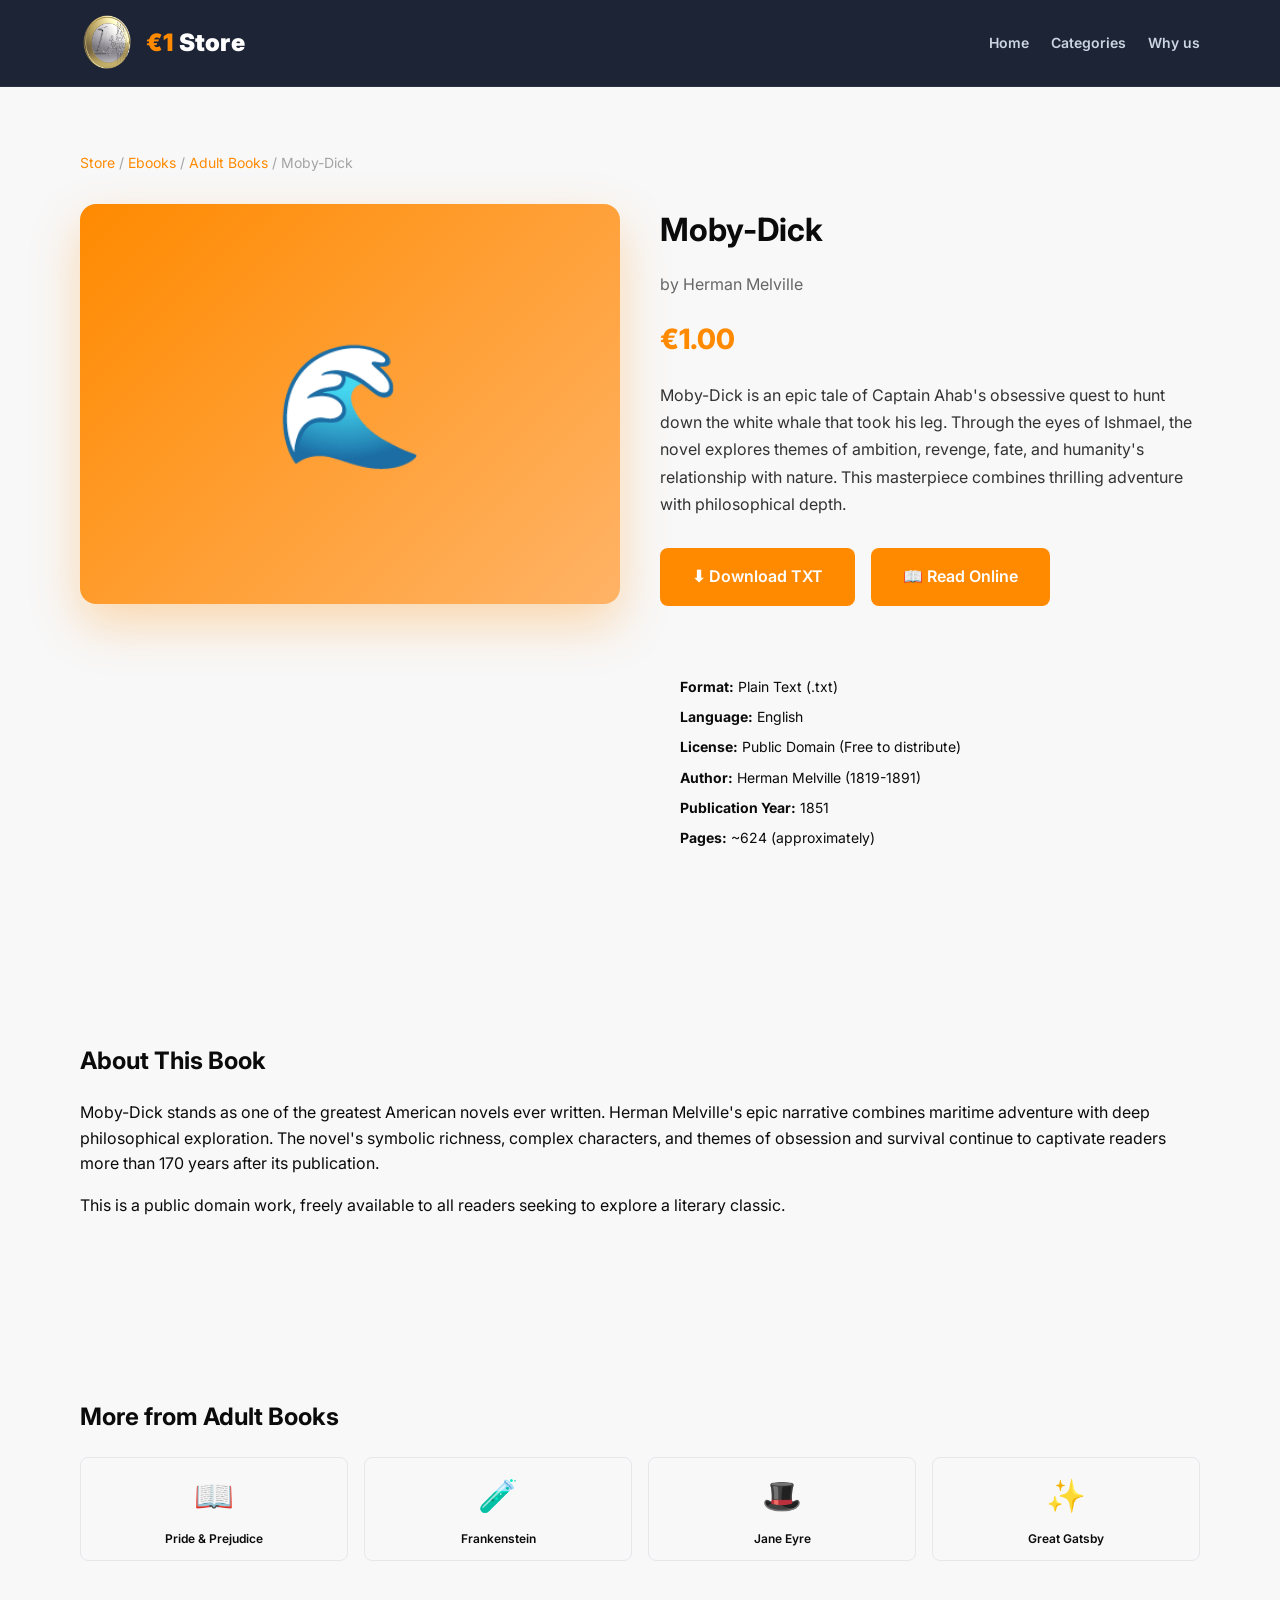
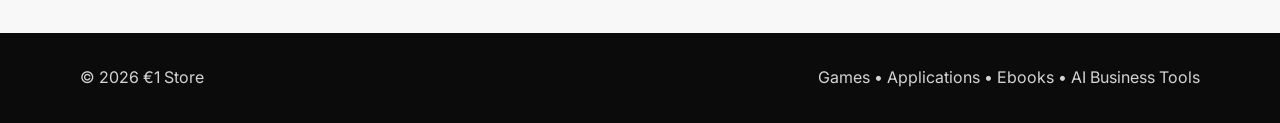
<file: one-euro-store/book-moby-dick.html>
<!DOCTYPE html>
<html lang="en">
  <head>
    <meta charset="UTF-8" />
    <meta name="viewport" content="width=device-width, initial-scale=1.0" />
    <title>Moby-Dick | €1 Store</title>
    <link rel="icon" type="image/png" href="assets/euro-logo-clean.png" />
    <link rel="preconnect" href="https://fonts.googleapis.com" />
    <link rel="preconnect" href="https://fonts.gstatic.com" crossorigin />
    <link href="https://fonts.googleapis.com/css2?family=Inter:wght@400;500;600;700;800;900&display=swap" rel="stylesheet" />
    <link rel="stylesheet" href="styles.css" />
    <style>
      .book-detail {
        display: grid;
        grid-template-columns: 1fr 1fr;
        gap: 40px;
        margin-top: 30px;
        align-items: start;
      }
      .book-cover {
        font-size: 120px;
        background: linear-gradient(135deg, #ff8a00 0%, #ffb366 100%);
        border-radius: 16px;
        padding: 40px;
        display: flex;
        align-items: center;
        justify-content: center;
        min-height: 400px;
        box-shadow: 0 20px 50px rgba(255, 138, 0, 0.3);
      }
      .book-info h1 {
        font-size: 32px;
        margin: 0 0 16px 0;
        color: var(--dark);
      }
      .book-author {
        color: #666;
        font-size: 16px;
        margin-bottom: 20px;
      }
      .book-price {
        font-size: 28px;
        font-weight: 800;
        color: #ff8a00;
        margin-bottom: 20px;
      }
      .book-description {
        color: #333;
        line-height: 1.7;
        margin-bottom: 30px;
      }
      .download-link {
        display: inline-block;
        background: #ff8a00;
        color: white;
        padding: 16px 32px;
        border-radius: 8px;
        text-decoration: none;
        font-weight: 600;
        font-size: 16px;
        cursor: pointer;
        border: none;
        margin-right: 12px;
        margin-bottom: 12px;
        transition: all 0.3s ease;
      }
      .download-link:hover {
        background: #d65f00;
        transform: translateY(-2px);
        box-shadow: 0 10px 20px rgba(15, 23, 42, 0.2);
      }
      .book-details-list {
        background: #f8f8f8;
        padding: 20px;
        border-radius: 8px;
        margin-top: 30px;
      }
      .book-details-list p {
        margin: 8px 0;
        font-size: 14px;
      }
      .book-details-list strong {
        color: var(--dark);
      }
      .breadcrumb {
        color: #a3a3a3;
        font-size: 14px;
        margin-bottom: 20px;
      }
      .breadcrumb a {
        color: #ff8a00;
        text-decoration: none;
      }
      .breadcrumb a:hover {
        text-decoration: underline;
      }
      @media (max-width: 768px) {
        .book-detail {
          grid-template-columns: 1fr;
        }
      }
    </style>
  </head>
  <body>
    <header class="nav-shell">
      <div class="container nav-bar">
        <a class="brand" href="index.html">
          <img class="brand-logo" src="assets/euro-logo-clean.png" alt="€1 Store logo" />
          <span class="brand-text"><span class="gold-text">€1</span> <span class="white-text">Store</span></span>
        </a>
        <nav class="nav-links">
          <a href="index.html">Home</a>
          <a href="index.html#categories">Categories</a>
          <a href="index.html#benefits">Why us</a>
        </nav>
      </div>
    </header>

    <main style="padding-top: 80px;">
      <section class="section">
        <div class="container">
          <div class="breadcrumb">
            <a href="index.html">Store</a> / <a href="index.html#categories">Ebooks</a> / <a href="adult-books.html">Adult Books</a> / Moby-Dick
          </div>

          <div class="book-detail">
            <div class="book-cover">🌊</div>
            
            <div class="book-info">
              <h1>Moby-Dick</h1>
              <p class="book-author">by Herman Melville</p>
              <div class="book-price">€1.00</div>
              
              <p class="book-description">
                Moby-Dick is an epic tale of Captain Ahab's obsessive quest to hunt down the white whale that took his leg. Through the eyes of Ishmael, the novel explores themes of ambition, revenge, fate, and humanity's relationship with nature. This masterpiece combines thrilling adventure with philosophical depth.
              </p>

              <div>
                <a href="/downloads/Moby_Dick_pg2701.txt" class="download-link" download>⬇ Download TXT</a>
                <a href="https://www.gutenberg.org/ebooks/2701" class="download-link" target="_blank">📖 Read Online</a>
              </div>

              <div class="book-details-list">
                <p><strong>Format:</strong> Plain Text (.txt)</p>
                <p><strong>Language:</strong> English</p>
                <p><strong>License:</strong> Public Domain (Free to distribute)</p>
                <p><strong>Author:</strong> Herman Melville (1819-1891)</p>
                <p><strong>Publication Year:</strong> 1851</p>
                <p><strong>Pages:</strong> ~624 (approximately)</p>
              </div>
            </div>
          </div>
        </div>
      </section>

      <section class="section" style="background: #f8f8f8;">
        <div class="container">
          <h2>About This Book</h2>
          <p>
            Moby-Dick stands as one of the greatest American novels ever written. Herman Melville's epic narrative combines maritime adventure with deep philosophical exploration. The novel's symbolic richness, complex characters, and themes of obsession and survival continue to captivate readers more than 170 years after its publication.
          </p>
          <p>
            This is a public domain work, freely available to all readers seeking to explore a literary classic.
          </p>
        </div>
      </section>

      <section class="section">
        <div class="container">
          <h2>More from Adult Books</h2>
          <div style="display: grid; grid-template-columns: repeat(auto-fit, minmax(150px, 1fr)); gap: 16px;">
            <a href="book-pride-prejudice.html" style="text-align: center; text-decoration: none; color: var(--dark); padding: 12px; border-radius: 8px; border: 1px solid #e5e7eb;">
              <div style="font-size: 32px; margin-bottom: 8px;">📖</div>
              <div style="font-weight: 600; font-size: 12px;">Pride & Prejudice</div>
            </a>
            <a href="book-frankenstein.html" style="text-align: center; text-decoration: none; color: var(--dark); padding: 12px; border-radius: 8px; border: 1px solid #e5e7eb;">
              <div style="font-size: 32px; margin-bottom: 8px;">🧪</div>
              <div style="font-weight: 600; font-size: 12px;">Frankenstein</div>
            </a>
            <a href="book-jane-eyre.html" style="text-align: center; text-decoration: none; color: var(--dark); padding: 12px; border-radius: 8px; border: 1px solid #e5e7eb;">
              <div style="font-size: 32px; margin-bottom: 8px;">🎩</div>
              <div style="font-weight: 600; font-size: 12px;">Jane Eyre</div>
            </a>
            <a href="book-great-gatsby.html" style="text-align: center; text-decoration: none; color: var(--dark); padding: 12px; border-radius: 8px; border: 1px solid #e5e7eb;">
              <div style="font-size: 32px; margin-bottom: 8px;">✨</div>
              <div style="font-weight: 600; font-size: 12px;">Great Gatsby</div>
            </a>
          </div>
        </div>
      </section>
    </main>

    <footer class="site-footer">
      <div class="container footer-row">
        <p>© <span id="year"></span> €1 Store</p>
        <p>Games • Applications • Ebooks • AI Business Tools</p>
      </div>
    </footer>

    <script src="script.js"></script>
  </body>
</html>
</file>
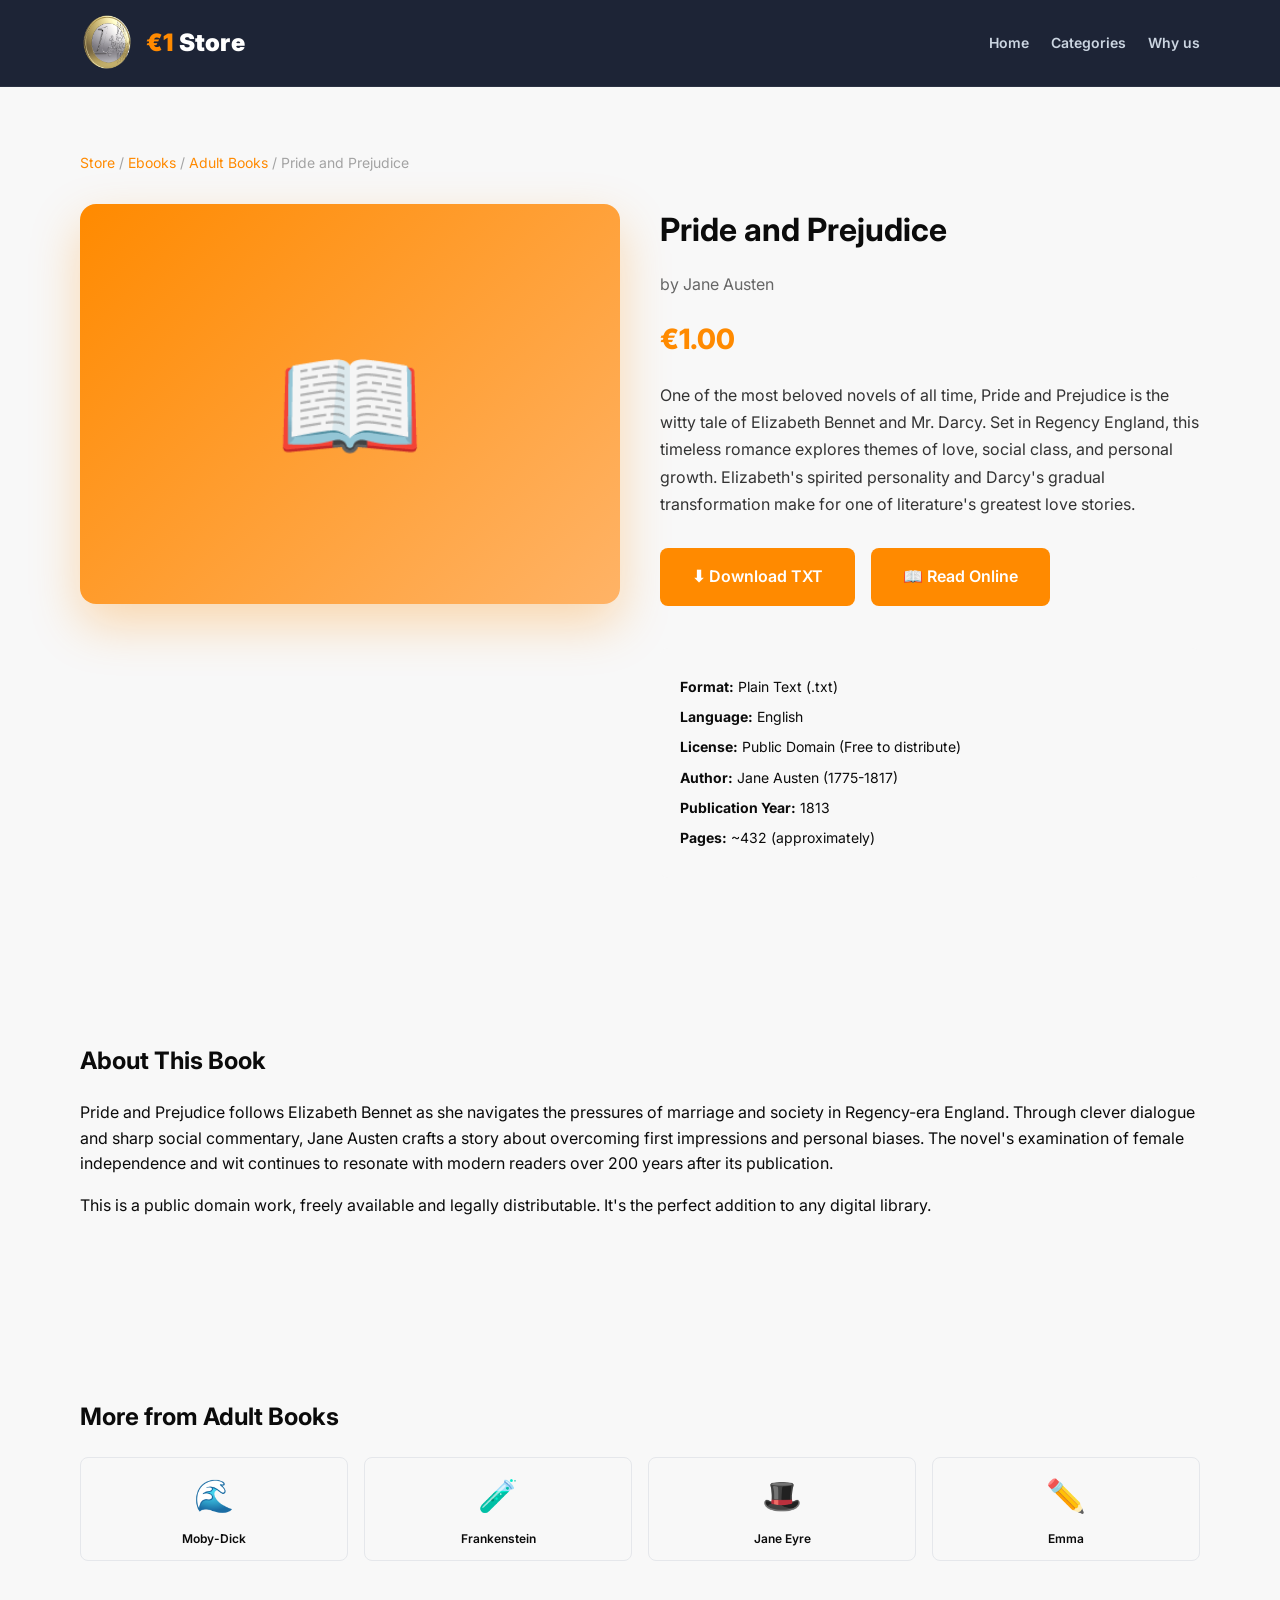
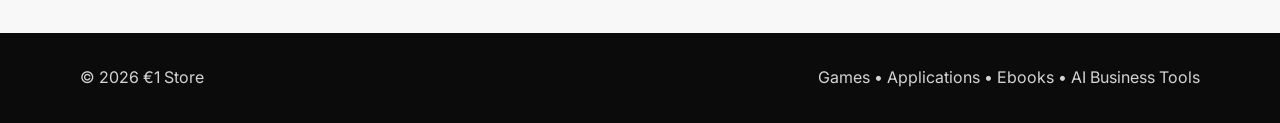
<file: one-euro-store/book-pride-prejudice.html>
<!DOCTYPE html>
<html lang="en">
  <head>
    <meta charset="UTF-8" />
    <meta name="viewport" content="width=device-width, initial-scale=1.0" />
    <title>Pride and Prejudice | €1 Store</title>
    <link rel="icon" type="image/png" href="assets/euro-logo-clean.png" />
    <link rel="preconnect" href="https://fonts.googleapis.com" />
    <link rel="preconnect" href="https://fonts.gstatic.com" crossorigin />
    <link href="https://fonts.googleapis.com/css2?family=Inter:wght@400;500;600;700;800;900&display=swap" rel="stylesheet" />
    <link rel="stylesheet" href="styles.css" />
    <style>
      .book-detail {
        display: grid;
        grid-template-columns: 1fr 1fr;
        gap: 40px;
        margin-top: 30px;
        align-items: start;
      }
      .book-cover {
        font-size: 120px;
        background: linear-gradient(135deg, #ff8a00 0%, #ffb366 100%);
        border-radius: 16px;
        padding: 40px;
        display: flex;
        align-items: center;
        justify-content: center;
        min-height: 400px;
        box-shadow: 0 20px 50px rgba(255, 138, 0, 0.3);
      }
      .book-info h1 {
        font-size: 32px;
        margin: 0 0 16px 0;
        color: var(--dark);
      }
      .book-author {
        color: #666;
        font-size: 16px;
        margin-bottom: 20px;
      }
      .book-price {
        font-size: 28px;
        font-weight: 800;
        color: #ff8a00;
        margin-bottom: 20px;
      }
      .book-description {
        color: #333;
        line-height: 1.7;
        margin-bottom: 30px;
      }
      .download-link {
        display: inline-block;
        background: #ff8a00;
        color: white;
        padding: 16px 32px;
        border-radius: 8px;
        text-decoration: none;
        font-weight: 600;
        font-size: 16px;
        cursor: pointer;
        border: none;
        margin-right: 12px;
        margin-bottom: 12px;
        transition: all 0.3s ease;
      }
      .download-link:hover {
        background: #d65f00;
        transform: translateY(-2px);
        box-shadow: 0 10px 20px rgba(15, 23, 42, 0.2);
      }
      .book-details-list {
        background: #f8f8f8;
        padding: 20px;
        border-radius: 8px;
        margin-top: 30px;
      }
      .book-details-list p {
        margin: 8px 0;
        font-size: 14px;
      }
      .book-details-list strong {
        color: var(--dark);
      }
      .breadcrumb {
        color: #a3a3a3;
        font-size: 14px;
        margin-bottom: 20px;
      }
      .breadcrumb a {
        color: #ff8a00;
        text-decoration: none;
      }
      .breadcrumb a:hover {
        text-decoration: underline;
      }
      @media (max-width: 768px) {
        .book-detail {
          grid-template-columns: 1fr;
        }
      }
    </style>
  </head>
  <body>
    <header class="nav-shell">
      <div class="container nav-bar">
        <a class="brand" href="index.html">
          <img class="brand-logo" src="assets/euro-logo-clean.png" alt="€1 Store logo" />
          <span class="brand-text"><span class="gold-text">€1</span> <span class="white-text">Store</span></span>
        </a>
        <nav class="nav-links">
          <a href="index.html">Home</a>
          <a href="index.html#categories">Categories</a>
          <a href="index.html#benefits">Why us</a>
        </nav>
      </div>
    </header>

    <main style="padding-top: 80px;">
      <section class="section">
        <div class="container">
          <div class="breadcrumb">
            <a href="index.html">Store</a> / <a href="index.html#categories">Ebooks</a> / <a href="adult-books.html">Adult Books</a> / Pride and Prejudice
          </div>

          <div class="book-detail">
            <div class="book-cover">📖</div>
            
            <div class="book-info">
              <h1>Pride and Prejudice</h1>
              <p class="book-author">by Jane Austen</p>
              <div class="book-price">€1.00</div>
              
              <p class="book-description">
                One of the most beloved novels of all time, Pride and Prejudice is the witty tale of Elizabeth Bennet and Mr. Darcy. Set in Regency England, this timeless romance explores themes of love, social class, and personal growth. Elizabeth's spirited personality and Darcy's gradual transformation make for one of literature's greatest love stories.
              </p>

              <div>
                <a href="/downloads/Pride_and_Prejudice_pg1342.txt" class="download-link" download>⬇ Download TXT</a>
                <a href="https://www.gutenberg.org/ebooks/1342" class="download-link" target="_blank">📖 Read Online</a>
              </div>

              <div class="book-details-list">
                <p><strong>Format:</strong> Plain Text (.txt)</p>
                <p><strong>Language:</strong> English</p>
                <p><strong>License:</strong> Public Domain (Free to distribute)</p>
                <p><strong>Author:</strong> Jane Austen (1775-1817)</p>
                <p><strong>Publication Year:</strong> 1813</p>
                <p><strong>Pages:</strong> ~432 (approximately)</p>
              </div>
            </div>
          </div>
        </div>
      </section>

      <section class="section" style="background: #f8f8f8;">
        <div class="container">
          <h2>About This Book</h2>
          <p>
            Pride and Prejudice follows Elizabeth Bennet as she navigates the pressures of marriage and society in Regency-era England. Through clever dialogue and sharp social commentary, Jane Austen crafts a story about overcoming first impressions and personal biases. The novel's examination of female independence and wit continues to resonate with modern readers over 200 years after its publication.
          </p>
          <p>
            This is a public domain work, freely available and legally distributable. It's the perfect addition to any digital library.
          </p>
        </div>
      </section>

      <section class="section">
        <div class="container">
          <h2>More from Adult Books</h2>
          <div style="display: grid; grid-template-columns: repeat(auto-fit, minmax(150px, 1fr)); gap: 16px;">
            <a href="book-moby-dick.html" style="text-align: center; text-decoration: none; color: var(--dark); padding: 12px; border-radius: 8px; border: 1px solid #e5e7eb;">
              <div style="font-size: 32px; margin-bottom: 8px;">🌊</div>
              <div style="font-weight: 600; font-size: 12px;">Moby-Dick</div>
            </a>
            <a href="book-frankenstein.html" style="text-align: center; text-decoration: none; color: var(--dark); padding: 12px; border-radius: 8px; border: 1px solid #e5e7eb;">
              <div style="font-size: 32px; margin-bottom: 8px;">🧪</div>
              <div style="font-weight: 600; font-size: 12px;">Frankenstein</div>
            </a>
            <a href="book-jane-eyre.html" style="text-align: center; text-decoration: none; color: var(--dark); padding: 12px; border-radius: 8px; border: 1px solid #e5e7eb;">
              <div style="font-size: 32px; margin-bottom: 8px;">🎩</div>
              <div style="font-weight: 600; font-size: 12px;">Jane Eyre</div>
            </a>
            <a href="book-emma.html" style="text-align: center; text-decoration: none; color: var(--dark); padding: 12px; border-radius: 8px; border: 1px solid #e5e7eb;">
              <div style="font-size: 32px; margin-bottom: 8px;">✏️</div>
              <div style="font-weight: 600; font-size: 12px;">Emma</div>
            </a>
          </div>
        </div>
      </section>
    </main>

    <footer class="site-footer">
      <div class="container footer-row">
        <p>© <span id="year"></span> €1 Store</p>
        <p>Games • Applications • Ebooks • AI Business Tools</p>
      </div>
    </footer>

    <script src="script.js"></script>
  </body>
</html>
</file>
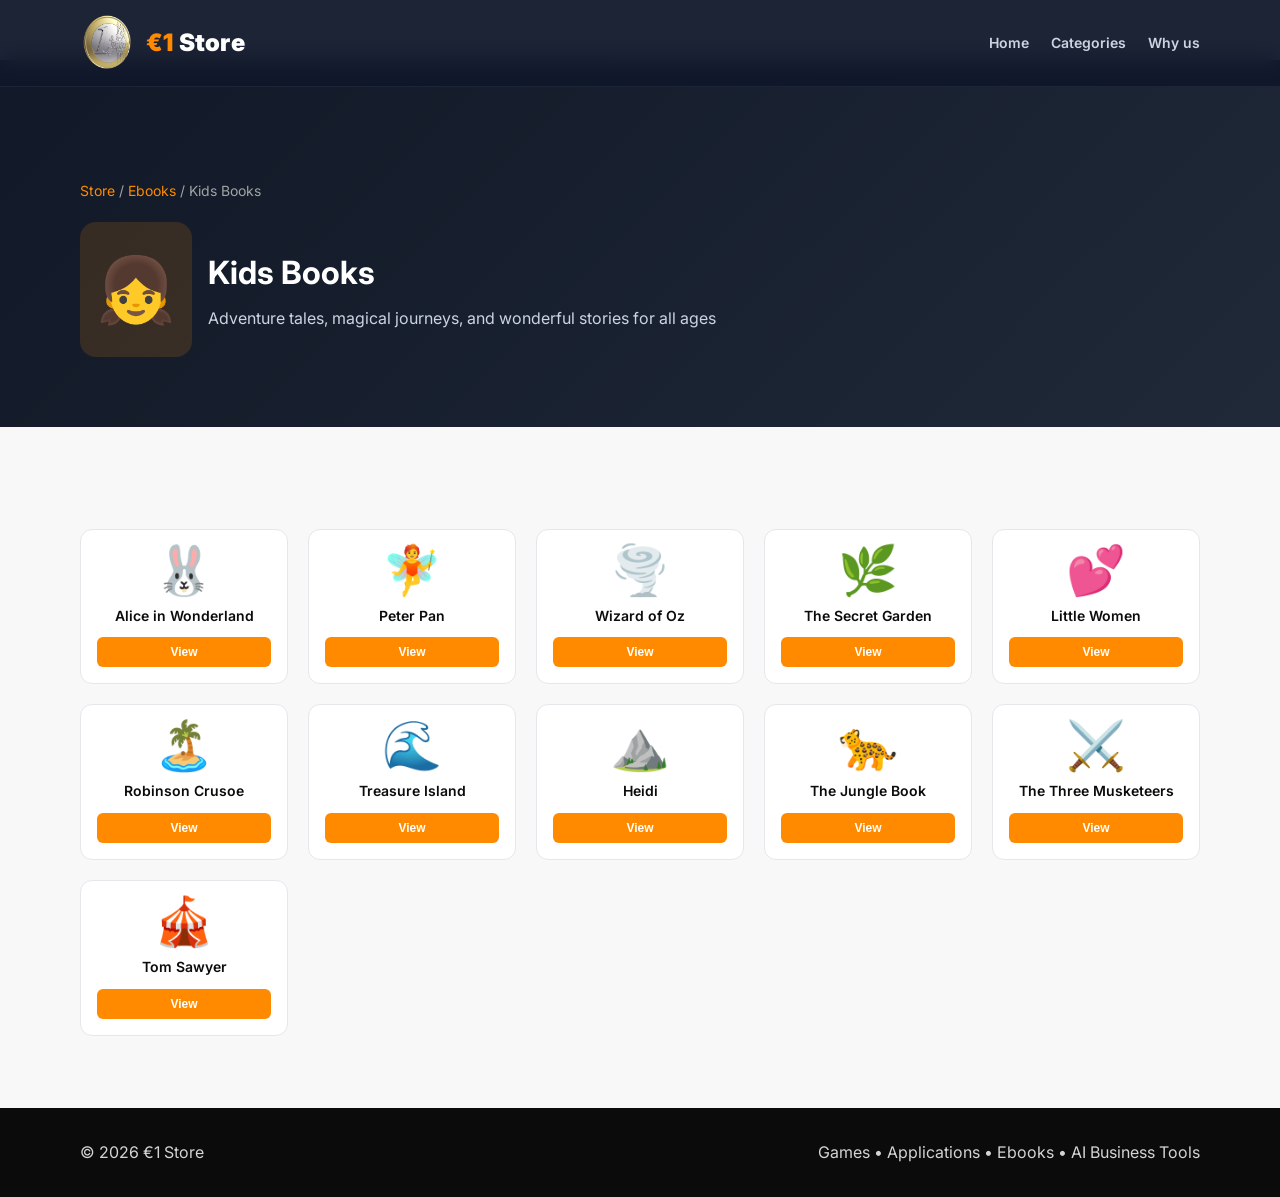
<file: one-euro-store/kids-books.html>
<!DOCTYPE html>
<html lang="en">
  <head>
    <meta charset="UTF-8" />
    <meta name="viewport" content="width=device-width, initial-scale=1.0" />
    <title>Kids Books | €1 Store</title>
    <link rel="icon" type="image/png" href="assets/euro-logo-clean.png" />
    <link rel="preconnect" href="https://fonts.googleapis.com" />
    <link rel="preconnect" href="https://fonts.gstatic.com" crossorigin />
    <link href="https://fonts.googleapis.com/css2?family=Inter:wght@400;500;600;700;800;900&display=swap" rel="stylesheet" />
    <link rel="stylesheet" href="styles.css" />
    <style>
      .books-grid {
        display: grid;
        grid-template-columns: repeat(auto-fill, minmax(200px, 1fr));
        gap: 20px;
        margin-top: 30px;
      }
      .book-card {
        background: var(--white);
        border: 1px solid #e5e7eb;
        border-radius: 12px;
        padding: 16px;
        text-align: center;
        cursor: pointer;
        transition: all 0.3s ease;
        text-decoration: none;
        color: var(--dark);
        display: flex;
        flex-direction: column;
        gap: 12px;
      }
      .book-card:hover {
        box-shadow: 0 10px 25px rgba(15, 23, 42, 0.15);
        transform: translateY(-4px);
      }
      .book-icon {
        font-size: 48px;
        line-height: 1;
      }
      .book-title {
        font-weight: 600;
        font-size: 14px;
        line-height: 1.4;
      }
      .download-btn {
        background: #ff8a00;
        color: white;
        border: none;
        padding: 8px 14px;
        border-radius: 6px;
        font-size: 12px;
        font-weight: 600;
        cursor: pointer;
        margin-top: auto;
      }
      .download-btn:hover {
        background: #d65f00;
      }
      .category-header {
        display: flex;
        align-items: center;
        gap: 16px;
        margin-bottom: 30px;
      }
      .category-header-icon {
        font-size: 64px;
        background: rgba(255, 138, 0, 0.15);
        padding: 16px;
        border-radius: 16px;
      }
      .breadcrumb {
        color: #a3a3a3;
        font-size: 14px;
        margin-bottom: 20px;
      }
      .breadcrumb a {
        color: #ff8a00;
        text-decoration: none;
      }
      .breadcrumb a:hover {
        text-decoration: underline;
      }
    </style>
  </head>
  <body>
    <header class="nav-shell">
      <div class="container nav-bar">
        <a class="brand" href="index.html">
          <img class="brand-logo" src="assets/euro-logo-clean.png" alt="€1 Store logo" />
          <span class="brand-text"><span class="gold-text">€1</span> <span class="white-text">Store</span></span>
        </a>
        <nav class="nav-links">
          <a href="index.html">Home</a>
          <a href="index.html#categories">Categories</a>
          <a href="index.html#benefits">Why us</a>
        </nav>
      </div>
    </header>

    <main style="padding-top: 100px;">
      <section class="section" style="background: linear-gradient(135deg, #111827 0%, #1f2937 100%); padding: 40px 0; margin-top: -40px; padding-top: 120px;">
        <div class="container">
          <div class="breadcrumb">
            <a href="index.html">Store</a> / <a href="index.html#categories">Ebooks</a> / Kids Books
          </div>
          <div class="category-header">
            <div class="category-header-icon">👧</div>
            <div>
              <h1 style="color: white; margin: 0; font-size: 32px;">Kids Books</h1>
              <p style="color: #cbd5e1; margin: 8px 0 0 0;">Adventure tales, magical journeys, and wonderful stories for all ages</p>
            </div>
          </div>
        </div>
      </section>

      <section class="section">
        <div class="container">
          <div class="books-grid">
            <a href="book-alice-wonderland.html" class="book-card">
              <div class="book-icon">🐰</div>
              <div class="book-title">Alice in Wonderland</div>
              <button class="download-btn" onclick="event.preventDefault(); window.location.href='book-alice-wonderland.html'">View</button>
            </a>
            <a href="book-peter-pan.html" class="book-card">
              <div class="book-icon">🧚</div>
              <div class="book-title">Peter Pan</div>
              <button class="download-btn" onclick="event.preventDefault(); window.location.href='book-peter-pan.html'">View</button>
            </a>
            <a href="book-wizard-oz.html" class="book-card">
              <div class="book-icon">🌪️</div>
              <div class="book-title">Wizard of Oz</div>
              <button class="download-btn" onclick="event.preventDefault(); window.location.href='book-wizard-oz.html'">View</button>
            </a>
            <a href="book-secret-garden.html" class="book-card">
              <div class="book-icon">🌿</div>
              <div class="book-title">The Secret Garden</div>
              <button class="download-btn" onclick="event.preventDefault(); window.location.href='book-secret-garden.html'">View</button>
            </a>
            <a href="book-little-women.html" class="book-card">
              <div class="book-icon">💕</div>
              <div class="book-title">Little Women</div>
              <button class="download-btn" onclick="event.preventDefault(); window.location.href='book-little-women.html'">View</button>
            </a>
            <a href="book-robinson-crusoe.html" class="book-card">
              <div class="book-icon">🏝️</div>
              <div class="book-title">Robinson Crusoe</div>
              <button class="download-btn" onclick="event.preventDefault(); window.location.href='book-robinson-crusoe.html'">View</button>
            </a>
            <a href="book-treasure-island.html" class="book-card">
              <div class="book-icon">🌊</div>
              <div class="book-title">Treasure Island</div>
              <button class="download-btn" onclick="event.preventDefault(); window.location.href='book-treasure-island.html'">View</button>
            </a>
            <a href="book-heidi.html" class="book-card">
              <div class="book-icon">⛰️</div>
              <div class="book-title">Heidi</div>
              <button class="download-btn" onclick="event.preventDefault(); window.location.href='book-heidi.html'">View</button>
            </a>
            <a href="book-jungle-book.html" class="book-card">
              <div class="book-icon">🐆</div>
              <div class="book-title">The Jungle Book</div>
              <button class="download-btn" onclick="event.preventDefault(); window.location.href='book-jungle-book.html'">View</button>
            </a>
            <a href="book-three-musketeers.html" class="book-card">
              <div class="book-icon">⚔️</div>
              <div class="book-title">The Three Musketeers</div>
              <button class="download-btn" onclick="event.preventDefault(); window.location.href='book-three-musketeers.html'">View</button>
            </a>
            <a href="book-tom-sawyer.html" class="book-card">
              <div class="book-icon">🎪</div>
              <div class="book-title">Tom Sawyer</div>
              <button class="download-btn" onclick="event.preventDefault(); window.location.href='book-tom-sawyer.html'">View</button>
            </a>
          </div>
        </div>
      </section>
    </main>

    <footer class="site-footer">
      <div class="container footer-row">
        <p>© <span id="year"></span> €1 Store</p>
        <p>Games • Applications • Ebooks • AI Business Tools</p>
      </div>
    </footer>

    <script src="script.js"></script>
  </body>
</html>
</file>
<file: deutschstart/styles.css>
:root {
  --ink: #f1f5f9;
  --muted: #94a3b8;
  --paper: #0f172a;
  --card: #1e293b;
  --line: #334155;
  --brand: #6366f1;
  --brand-2: #4f46e5;
  --accent: #f59e0b;
  --gold: #d4af37;
  --ok: #22c55e;
  --h1: #ffffff;
  --h2: #f1f5f9;
  --context: #cbd5e1;
  --disclaimer: #94a3b8;
  --btn-bg: #111c31;
  --btn-text: #f1f5f9;
  --voice-bg: #172336;
  --chip-bg: #1a2740;
  --item-bg: #142033;
  --badge-bg: rgba(99, 102, 241, 0.18);
  --badge-text: #c7d2fe;
  --goal-text: #dbe4f1;
  --en-text: #dbe4f1;
  --bg-gradient:
    radial-gradient(circle at 10% 15%, rgba(99, 102, 241, 0.16), transparent 28%),
    radial-gradient(circle at 88% 12%, rgba(245, 158, 11, 0.12), transparent 30%),
    linear-gradient(160deg, #0f172a 0%, #1e1b4b 45%, #312e81 100%);
  --shadow: 0 14px 36px rgba(2, 8, 23, 0.38);
}

body[data-theme='light'] {
  --ink: #0f172a;
  --muted: #64748b;
  --paper: #f1f5f9;
  --card: #ffffff;
  --line: #e2e8f0;
  --brand: #6366f1;
  --brand-2: #4f46e5;
  --accent: #f59e0b;
  --gold: #d4af37;
  --ok: #22c55e;
  --h1: #0f172a;
  --h2: #1e293b;
  --context: #334155;
  --disclaimer: #64748b;
  --btn-bg: #f8fafc;
  --btn-text: #1e293b;
  --voice-bg: #f8fafc;
  --chip-bg: #f1f5f9;
  --item-bg: #ffffff;
  --badge-bg: rgba(99, 102, 241, 0.1);
  --badge-text: #4338ca;
  --goal-text: #334155;
  --en-text: #334155;
  --bg-gradient:
    radial-gradient(circle at 10% 15%, rgba(99, 102, 241, 0.1), transparent 28%),
    radial-gradient(circle at 88% 12%, rgba(245, 158, 11, 0.1), transparent 30%),
    linear-gradient(160deg, #ffffff 0%, #f8fafc 45%, #f1f5f9 100%);
  --shadow: 0 10px 24px rgba(15, 23, 42, 0.08);
}

* {
  box-sizing: border-box;
}

body {
  margin: 0;
  font-family: "Inter", -apple-system, BlinkMacSystemFont, "Segoe UI", sans-serif;
  color: var(--ink);
  background: var(--bg-gradient);
  min-height: 100vh;
  line-height: 1.6;
  -webkit-font-smoothing: antialiased;
}

.bg-shape {
  position: fixed;
  border-radius: 999px;
  pointer-events: none;
  z-index: 0;
}

.bg-shape-1 {
  width: 380px;
  height: 380px;
  background: radial-gradient(circle, rgba(63, 123, 255, 0.2) 0%, rgba(63, 123, 255, 0) 70%);
  top: -120px;
  right: -120px;
}

.bg-shape-2 {
  width: 420px;
  height: 420px;
  background: radial-gradient(circle, rgba(255, 96, 118, 0.2) 0%, rgba(255, 96, 118, 0) 70%);
  bottom: -150px;
  left: -120px;
}

.app-shell {
  position: relative;
  z-index: 1;
  width: min(1100px, 92vw);
  margin: 26px auto 40px;
  display: grid;
  gap: 16px;
}

.hero,
.mode-panel,
.levels-panel,
.content-panel {
  background: var(--card);
  border: 1px solid var(--line);
  border-radius: 14px;
  padding: 18px;
  box-shadow: var(--shadow);
}

.brand-row {
  display: flex;
  gap: 14px;
  align-items: center;
}

.theme-btn {
  margin-left: auto;
  border: 1px solid var(--line);
  background: var(--btn-bg);
  color: var(--btn-text);
  border-radius: 999px;
  padding: 8px 12px;
  font-weight: 800;
  cursor: pointer;
  transition: transform 0.18s ease, border-color 0.18s ease, background 0.18s ease;
}

.theme-btn:hover {
  transform: translateY(-1px);
  border-color: var(--brand);
}

.logo {
  width: 62px;
  height: 62px;
}

h1 {
  margin: 0;
  font-size: clamp(1.8rem, 3vw, 2.3rem);
  color: var(--h1);
}

.subtitle {
  margin: 3px 0 0;
  font-weight: 700;
  color: var(--muted);
}

.tagline {
  margin: 10px 0 0;
  font-size: 1.05rem;
  font-weight: 800;
  color: var(--gold);
}

.context-line {
  margin: 8px 0 0;
  font-weight: 700;
  color: var(--context);
}

.disclaimer {
  margin: 8px 0 0;
  color: var(--disclaimer);
  font-size: 0.9rem;
}

h2 {
  margin: 0 0 10px;
  color: var(--h2);
}

.mode-buttons {
  display: flex;
  gap: 8px;
  flex-wrap: wrap;
}

.mode-btn {
  border: 1px solid var(--line);
  background: var(--btn-bg);
  color: var(--btn-text);
  padding: 9px 12px;
  border-radius: 999px;
  font-weight: 700;
  cursor: pointer;
  transition: transform 0.18s ease, border-color 0.18s ease, background 0.18s ease;
}

.mode-btn:hover {
  transform: translateY(-1px);
  border-color: #3a5f9a;
}

.mode-btn.active {
  background: linear-gradient(135deg, var(--brand), var(--brand-2));
  color: white;
  border-color: var(--brand);
}

.mode-description {
  margin: 10px 0 0;
  font-weight: 600;
  color: var(--muted);
}

.sound-row {
  margin-top: 12px;
  display: flex;
  gap: 8px;
  align-items: center;
  flex-wrap: wrap;
  padding-top: 10px;
  border-top: 1px dashed rgba(99, 102, 241, 0.4);
}

.play-hint {
  margin: 12px 0 0;
  padding-top: 10px;
  border-top: 1px dashed rgba(99, 102, 241, 0.4);
  font-size: 0.9rem;
  font-weight: 700;
  color: var(--muted);
}

.levels-grid {
  display: grid;
  grid-template-columns: repeat(auto-fit, minmax(175px, 1fr));
  gap: 8px;
}

.level-btn {
  border: 1px solid var(--line);
  background: var(--voice-bg);
  border-radius: 10px;
  padding: 10px;
  text-align: left;
  cursor: pointer;
  color: var(--ink);
}

.level-btn.active {
  border-color: var(--brand);
  background: linear-gradient(135deg, var(--brand), var(--brand-2));
  color: #f4f8ff;
  box-shadow: 0 8px 20px rgba(79, 70, 229, 0.28);
}

.level-btn.active .level-num {
  color: #c4d8ff;
}

.level-btn.active .level-name {
  color: #ffffff;
}

.level-num {
  display: block;
  font-size: 0.75rem;
  font-weight: 700;
  color: var(--muted);
  text-transform: uppercase;
}

.level-name {
  display: block;
  margin-top: 2px;
  font-weight: 800;
}

.content-header {
  display: flex;
  gap: 8px;
  align-items: center;
  flex-wrap: wrap;
}

.lesson-badge {
  padding: 4px 10px;
  border-radius: 999px;
  background: var(--badge-bg);
  color: var(--badge-text);
  font-size: 0.78rem;
  font-weight: 800;
}

.lesson-goal {
  margin: 8px 0 12px;
  font-weight: 600;
  color: var(--goal-text);
}

.category-chips {
  display: flex;
  gap: 8px;
  flex-wrap: wrap;
  margin-bottom: 12px;
}

.category-chip {
  border: 1px solid var(--line);
  border-radius: 999px;
  padding: 6px 10px;
  background: var(--chip-bg);
  font-size: 0.82rem;
  font-weight: 700;
  color: var(--ink);
}

h3 {
  margin: 0 0 8px;
}

.phrases-list,
.dialog-list {
  display: grid;
  gap: 8px;
}

.phrase-card,
.dialog-line {
  border: 1px solid var(--line);
  border-radius: 10px;
  background: var(--item-bg);
  padding: 10px;
}

.phrase-head,
.dialog-head {
  display: flex;
  align-items: center;
  justify-content: space-between;
  gap: 8px;
}

.play-btn {
  border: 1px solid var(--brand);
  background: linear-gradient(140deg, var(--brand), var(--brand-2));
  color: #ffffff;
  font-weight: 700;
  border-radius: 8px;
  padding: 5px 8px;
  cursor: pointer;
  flex-shrink: 0;
}

.de {
  display: block;
  font-weight: 800;
  color: var(--brand);
}

.en {
  display: block;
  margin-top: 4px;
  color: var(--en-text);
}

.pron {
  display: block;
  margin-top: 4px;
  color: #90a5c8;
  font-size: 0.87rem;
}

.speaker {
  font-weight: 800;
  color: var(--ok);
}

@media (max-width: 700px) {
  .app-shell {
    width: 94vw;
  }

  .theme-btn {
    margin-left: 0;
  }
}
</file>
<file: one-euro-store/styles.css>
:root {
  --primary: #ff7a00;
  --primary-dark: #d65f00;
  --accent: #ff9a1f;
  --dark: #0b0b0b;
  --dark-2: #171717;
  --dark-3: #232323;
  --muted: #a3a3a3;
  --light: #f8f8f8;
  --white: #ffffff;
  --border: rgba(255, 255, 255, 0.08);
}

* {
  box-sizing: border-box;
}

html {
  scroll-behavior: smooth;
}

body {
  margin: 0;
  font-family: 'Inter', Arial, Helvetica, sans-serif;
  color: var(--dark);
  background: var(--light);
  line-height: 1.6;
}

.container {
  width: min(1120px, calc(100% - 32px));
  margin: 0 auto;
}

.nav-shell {
  position: fixed;
  top: 0;
  left: 0;
  right: 0;
  z-index: 100;
  background: rgba(15, 23, 42, 0.94);
  backdrop-filter: blur(12px);
  border-bottom: 1px solid rgba(255, 255, 255, 0.06);
}

.nav-bar,
.footer-row {
  display: flex;
  align-items: center;
  justify-content: space-between;
  gap: 18px;
  padding: 16px 0;
}

.brand {
  display: flex;
  align-items: center;
  gap: 12px;
  text-decoration: none;
}

.brand-logo {
  width: 54px;
  height: 54px;
  object-fit: contain;
  background: transparent;
  padding: 0;
  box-shadow: none;
  transform: translateY(-1px);
}

.brand-text {
  font-weight: 900;
  letter-spacing: 0.01em;
  font-size: 1.5rem;
}

.gold-text {
  color: #ff8a00;
  text-shadow: none;
}

.white-text {
  color: var(--white);
}

.nav-links {
  display: flex;
  gap: 22px;
  flex-wrap: wrap;
}

.nav-links a {
  color: #cbd5e1;
  text-decoration: none;
  font-size: 14px;
  font-weight: 600;
}

.nav-links a:hover {
  color: var(--white);
}

.hero-section {
  position: relative;
  min-height: 100vh;
  display: flex;
  align-items: center;
  justify-content: center;
  padding: 120px 0 72px;
  text-align: center;
  background: linear-gradient(160deg, #0f172a 0%, #1e1b4b 42%, #312e81 72%, #4f46e5 100%);
  overflow: hidden;
}

.hero-overlay {
  position: absolute;
  inset: 0;
  background: radial-gradient(circle at top right, rgba(245, 158, 11, 0.14), transparent 25%),
              radial-gradient(circle at left center, rgba(99, 102, 241, 0.18), transparent 32%);
}

.hero-scene {
  position: absolute;
  inset: 0;
  pointer-events: none;
}

.scene-card {
  position: absolute;
  display: flex;
  flex-direction: column;
  align-items: center;
  justify-content: center;
  gap: 6px;
  width: 120px;
  height: 120px;
  border-radius: 20px;
  background: rgba(255, 255, 255, 0.05);
  border: 1px solid rgba(255, 255, 255, 0.08);
  box-shadow: 0 10px 24px rgba(0, 0, 0, 0.1);
  backdrop-filter: blur(3px);
  opacity: 0.48;
}

.scene-icon {
  font-size: 2rem;
}

.scene-title {
  color: rgba(255, 255, 255, 0.9);
  font-weight: 700;
  font-size: 0.92rem;
}

.scene-card-1 {
  top: 18%;
  left: 8%;
  transform: rotate(-8deg);
}

.scene-card-2 {
  top: 20%;
  right: 9%;
  transform: rotate(8deg);
}

.scene-card-3 {
  bottom: 14%;
  left: 12%;
  transform: rotate(-6deg);
}

.scene-card-4 {
  bottom: 13%;
  right: 12%;
  transform: rotate(7deg);
}

.hero-content {
  position: relative;
  max-width: 820px;
  z-index: 2;
}

.hero-logo-wrap {
  display: flex;
  justify-content: center;
  margin-bottom: 4px;
}

.hero-logo {
  width: 148px;
  height: 148px;
  object-fit: contain;
  filter: drop-shadow(0 8px 20px rgba(0, 0, 0, 0.2));
}

.hero-label,
.section-tag {
  text-transform: uppercase;
  letter-spacing: 0.15em;
  font-size: 12px;
  font-weight: 700;
  color: #ff9a1f;
}

.hero-section h1 {
  margin: 8px 0 12px;
  font-size: clamp(3.4rem, 8vw, 5.4rem);
  line-height: 1.02;
  color: var(--white);
  font-weight: 900;
}

.hero-subtitle {
  max-width: 720px;
  margin: 0 auto;
  font-size: 18px;
  color: #e7e5e4;
}

.hero-search {
  margin: 22px auto 0;
  max-width: 640px;
  display: flex;
  gap: 10px;
  padding: 10px;
  border-radius: 999px;
  background: rgba(255, 255, 255, 0.1);
  border: 1px solid rgba(255, 255, 255, 0.14);
  backdrop-filter: blur(6px);
}

.hero-search input {
  flex: 1;
  border: none;
  outline: none;
  background: transparent;
  color: #ffffff;
  font-size: 1rem;
  padding: 10px 14px;
}

.hero-search input::placeholder {
  color: rgba(255, 255, 255, 0.72);
}

.hero-search button {
  border: none;
  border-radius: 999px;
  background: #ff9a1f;
  color: #111111;
  padding: 10px 18px;
  font-weight: 700;
  cursor: pointer;
}

.hero-buttons {
  display: flex;
  justify-content: center;
  gap: 12px;
  flex-wrap: wrap;
  margin-top: 18px;
}

.btn {
  display: inline-block;
  text-decoration: none;
  padding: 12px 20px;
  border-radius: 999px;
  font-weight: 700;
}

.btn-primary {
  background: var(--accent);
  color: #111111;
}

.btn-secondary {
  border: 1px solid rgba(255, 154, 31, 0.4);
  color: var(--white);
}

.section {
  padding: 72px 0;
}

.section-dark {
  background: linear-gradient(180deg, #0f172a 0%, #172554 100%);
  color: var(--white);
}

.section-heading {
  margin-bottom: 24px;
}

.section-heading h2 {
  margin: 8px 0 0;
  font-size: clamp(1.9rem, 4vw, 2.6rem);
}

.grid {
  display: grid;
  gap: 20px;
}

.cards-4 {
  grid-template-columns: repeat(auto-fit, minmax(220px, 1fr));
}

.catalog-section {
  background: linear-gradient(180deg, #f8fafc 0%, #eef2ff 100%);
}

.filter-panel {
  display: flex;
  align-items: center;
  gap: 10px;
  flex-wrap: wrap;
  margin-bottom: 20px;
  padding: 14px 16px;
  background: rgba(15, 23, 42, 0.05);
  border: 1px solid #e2e8f0;
  border-radius: 16px;
}

.filter-label {
  font-weight: 800;
  color: #111827;
}

.filter-chip {
  border: 1px solid #d1d5db;
  background: #ffffff;
  padding: 8px 12px;
  border-radius: 999px;
  font-weight: 600;
  cursor: pointer;
}

.filter-chip.active {
  background: #ff9a1f;
  color: #111111;
  border-color: #ff9a1f;
}

.category-stack {
  display: grid;
  gap: 20px;
}

.category-row {
  display: grid;
  grid-template-columns: 260px 1fr;
  gap: 18px;
  align-items: stretch;
}

.category-intro,
.game-visual-card,
.highlight-box,
.cta-box {
  border-radius: 18px;
  padding: 22px;
  box-shadow: 0 20px 40px rgba(15, 23, 42, 0.12);
}

.category-intro {
  background: linear-gradient(135deg, #111827 0%, #1f2937 100%);
  color: var(--white);
  border-left: 4px solid #ff8a00;
}

.category-icon {
  font-size: 72px;
  margin-bottom: 16px;
  display: inline-block;
  padding: 16px;
  background: rgba(255, 138, 0, 0.15);
  border-radius: 16px;
  line-height: 1;
}

.category-strip {
  display: flex;
  gap: 16px;
  overflow-x: auto;
  padding-bottom: 6px;
  scroll-snap-type: x proximity;
}

.game-visual-card {
  min-width: 190px;
  background: var(--white);
  border: 1px solid #e5e7eb;
  scroll-snap-align: start;
  padding: 14px;
}

.game-thumb {
  height: 120px;
  border-radius: 14px;
  display: flex;
  align-items: center;
  justify-content: center;
  font-size: 2.2rem;
  margin-bottom: 12px;
  background: linear-gradient(135deg, #1e293b 0%, #334155 100%);
  color: #ffffff;
}

.image-thumb {
  background: linear-gradient(135deg, #0f172a 0%, #1d4ed8 100%);
  overflow: hidden;
}

.product-thumb-image {
  width: 78px;
  height: 78px;
  object-fit: contain;
}

.game-visual-card h4 {
  margin: 0;
  font-size: 1rem;
}

.card-meta {
  margin: 8px 0 10px;
  color: #64748b;
  font-size: 0.92rem;
}

.mini-download-btn {
  display: inline-block;
  text-decoration: none;
  background: #ff9a1f;
  color: #111111;
  padding: 8px 12px;
  border-radius: 999px;
  font-weight: 700;
  font-size: 0.88rem;
}

.icon {
  font-size: 30px;
  margin-bottom: 8px;
}

.pill {
  display: inline-block;
  padding: 6px 10px;
  border-radius: 999px;
  font-size: 13px;
  font-weight: 800;
  background: #fbbf24;
  color: #111827;
  margin-bottom: 12px;
}

.split-box {
  display: grid;
  grid-template-columns: 1.5fr 1fr;
  gap: 24px;
  align-items: start;
}

.benefit-list {
  padding-left: 18px;
}

.benefit-list li {
  margin-bottom: 10px;
}

.highlight-box {
  background: linear-gradient(135deg, #1e293b 0%, #0f172a 100%);
  color: var(--white);
  border-left: 4px solid #ff8a00;
}

.cta-section {
  background: #eef2ff;
}

.cta-box {
  background: linear-gradient(135deg, #312e81 0%, #4f46e5 100%);
  color: var(--white);
  border-top: 4px solid #ff8a00;
}

.site-footer {
  background: var(--dark);
  color: #d4d4d4;
}

@media (max-width: 800px) {
  .nav-bar,
  .footer-row,
  .split-box,
  .category-row {
    display: grid;
    grid-template-columns: 1fr;
  }

  .nav-shell {
    position: static;
  }

  .hero-section {
    min-height: auto;
    padding-top: 72px;
  }

  .scene-card {
    width: 86px;
    height: 86px;
  }

  .scene-title {
    font-size: 0.75rem;
  }

  .hero-search {
    flex-direction: column;
    border-radius: 18px;
  }

  .hero-search button {
    width: 100%;
  }

  .category-strip {
    padding-bottom: 2px;
  }

  .scroll-card {
    min-width: 220px;
  }
}
</file>
